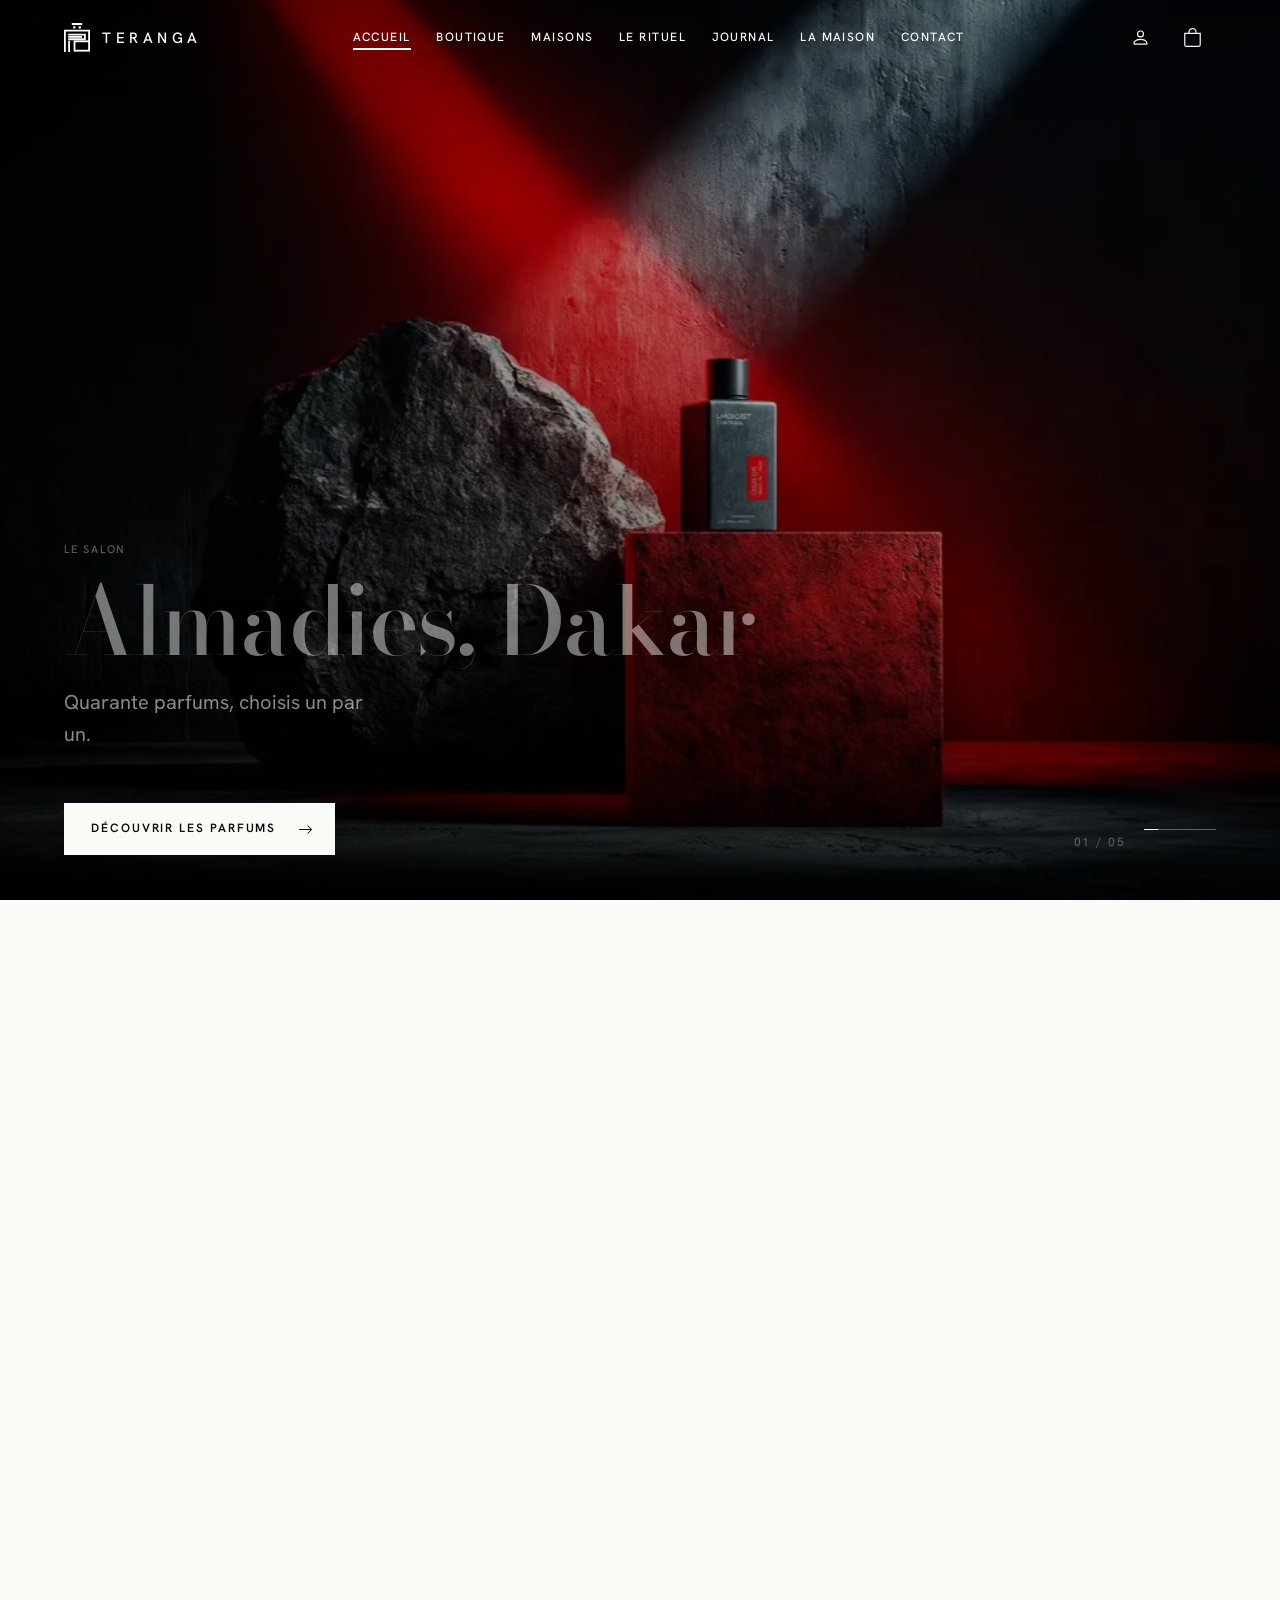
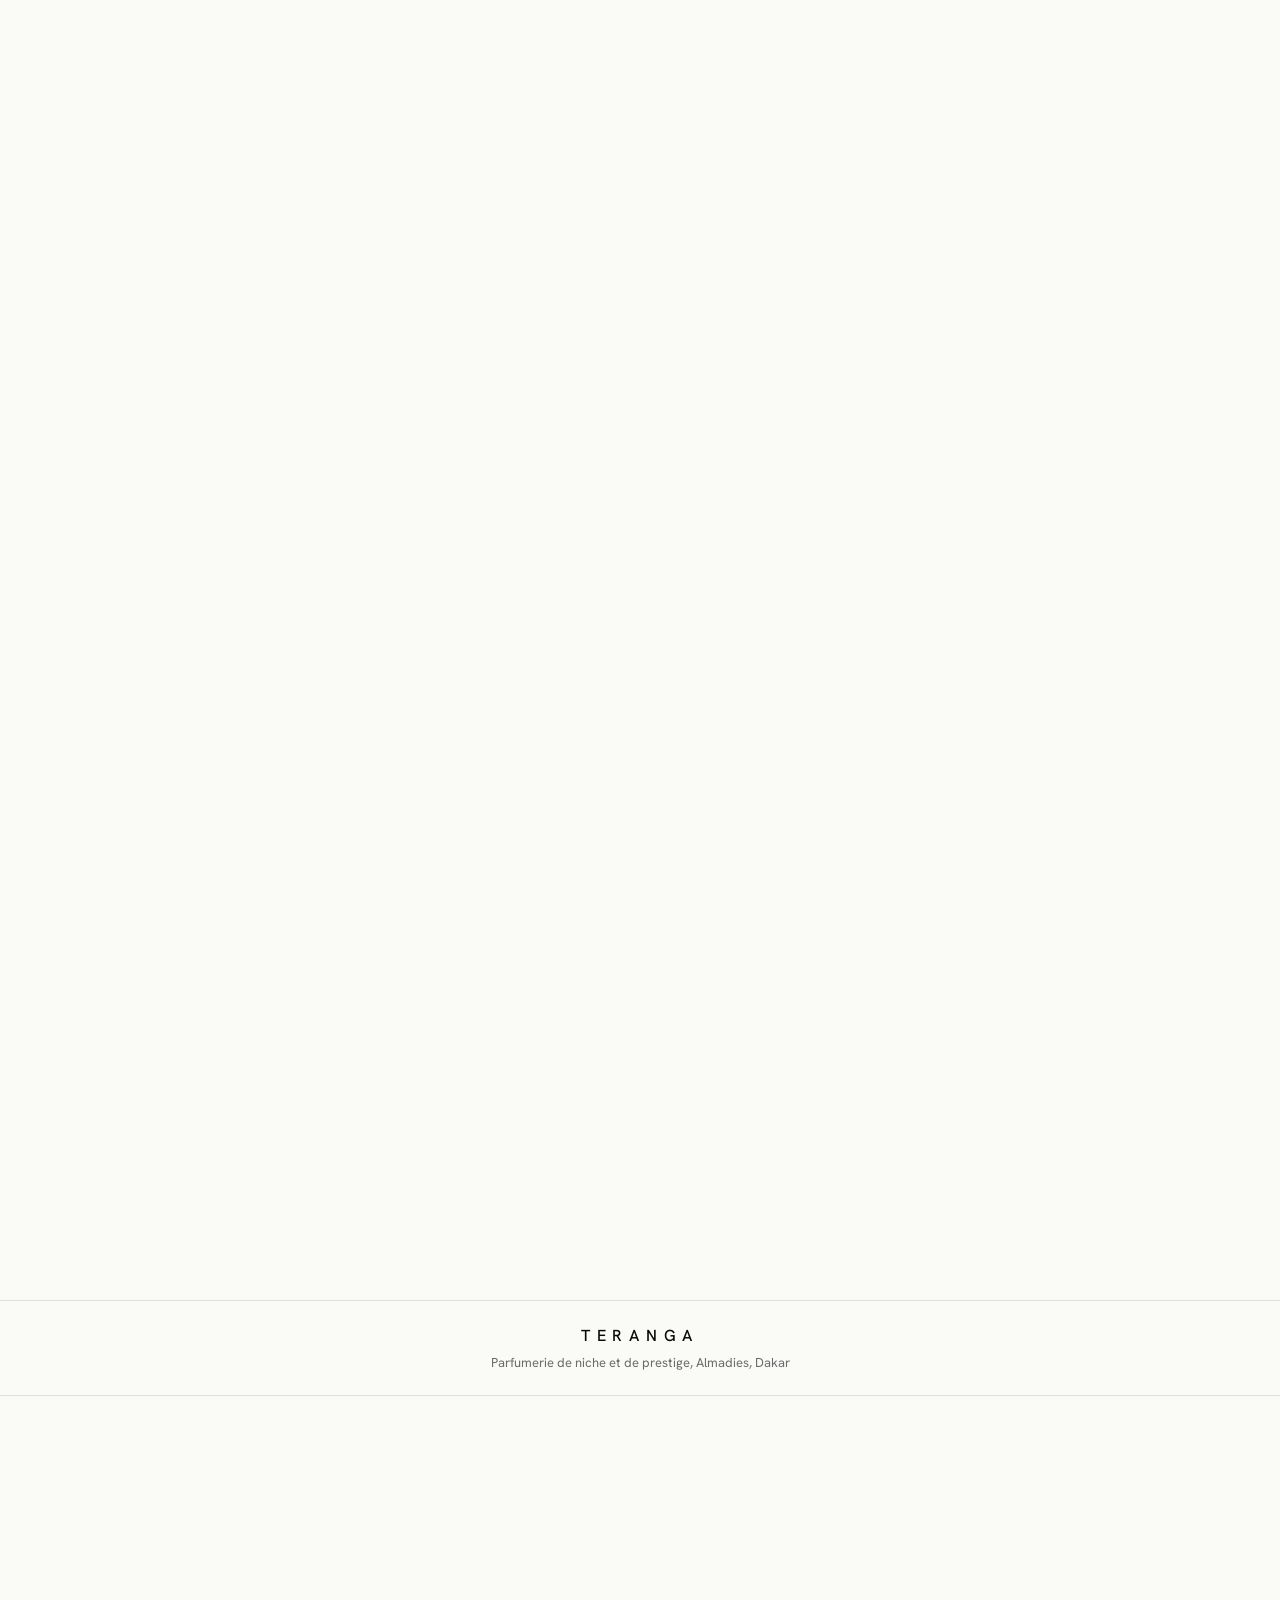
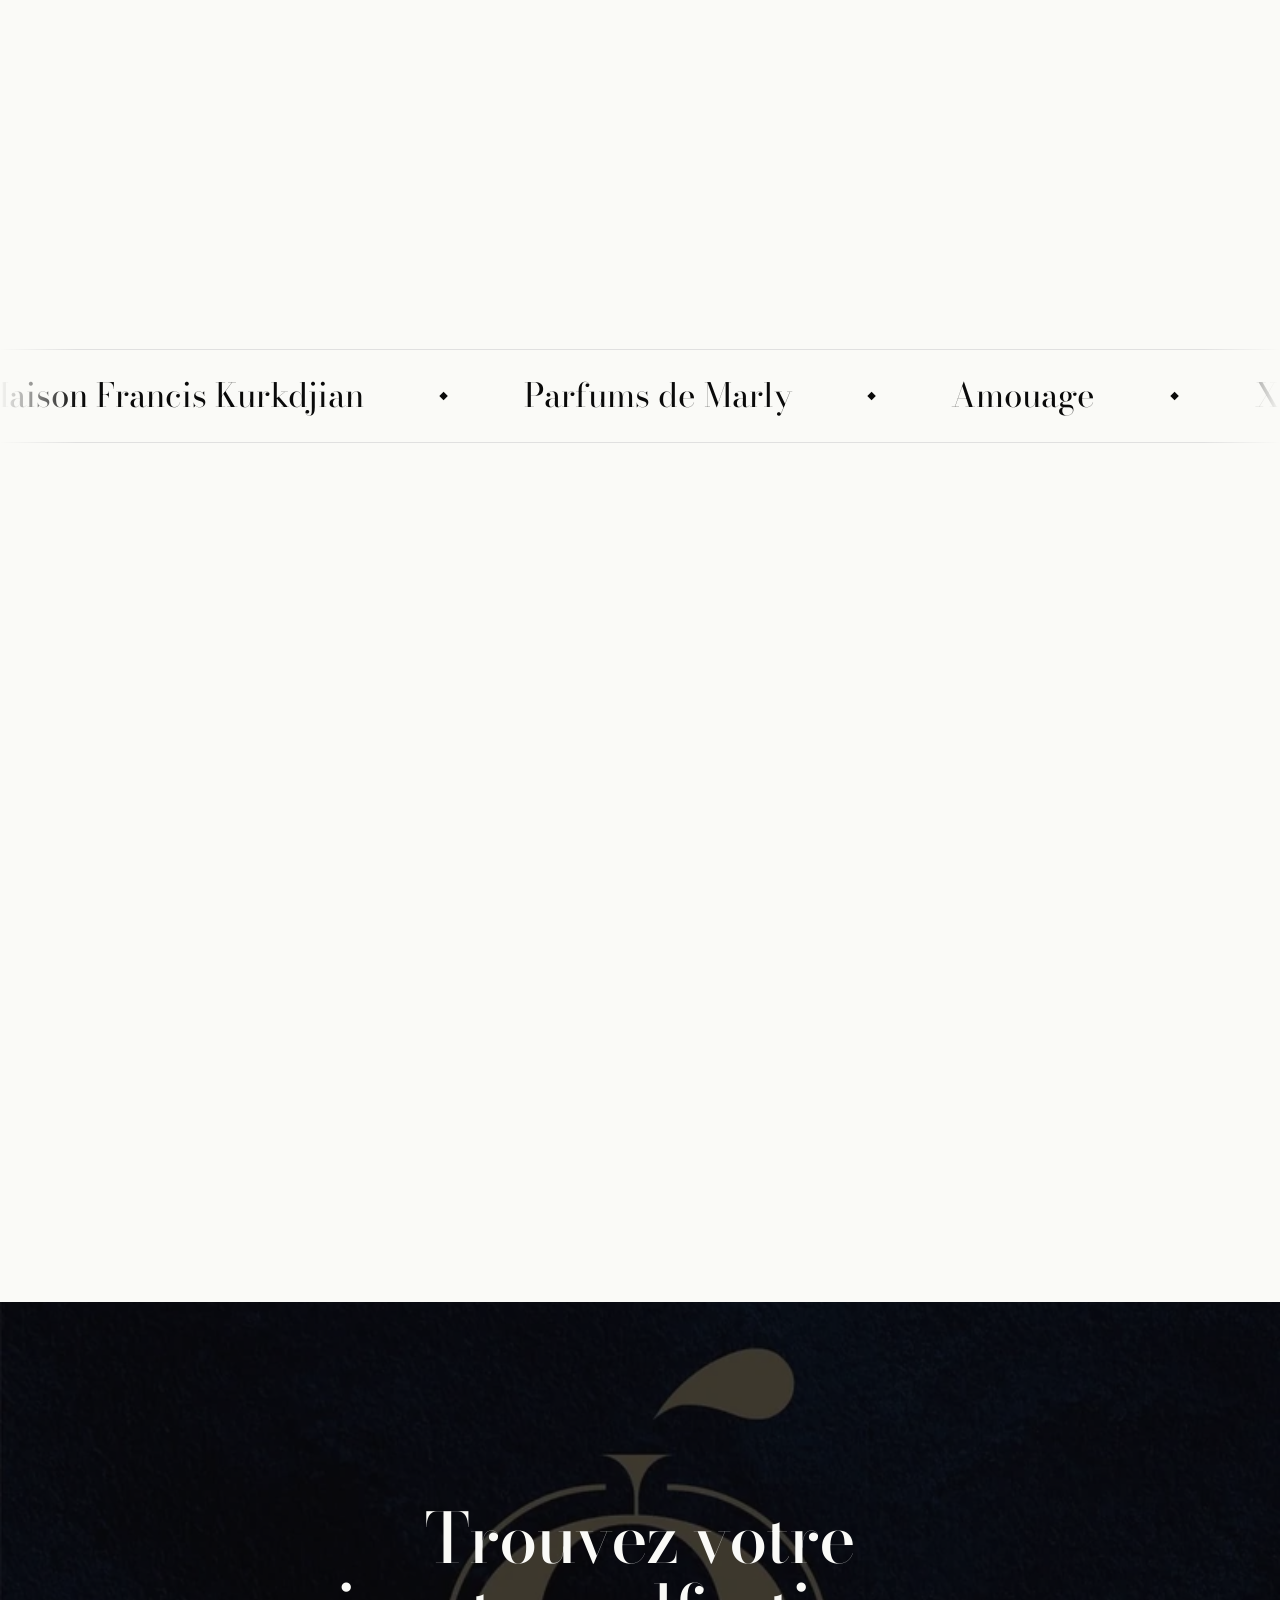
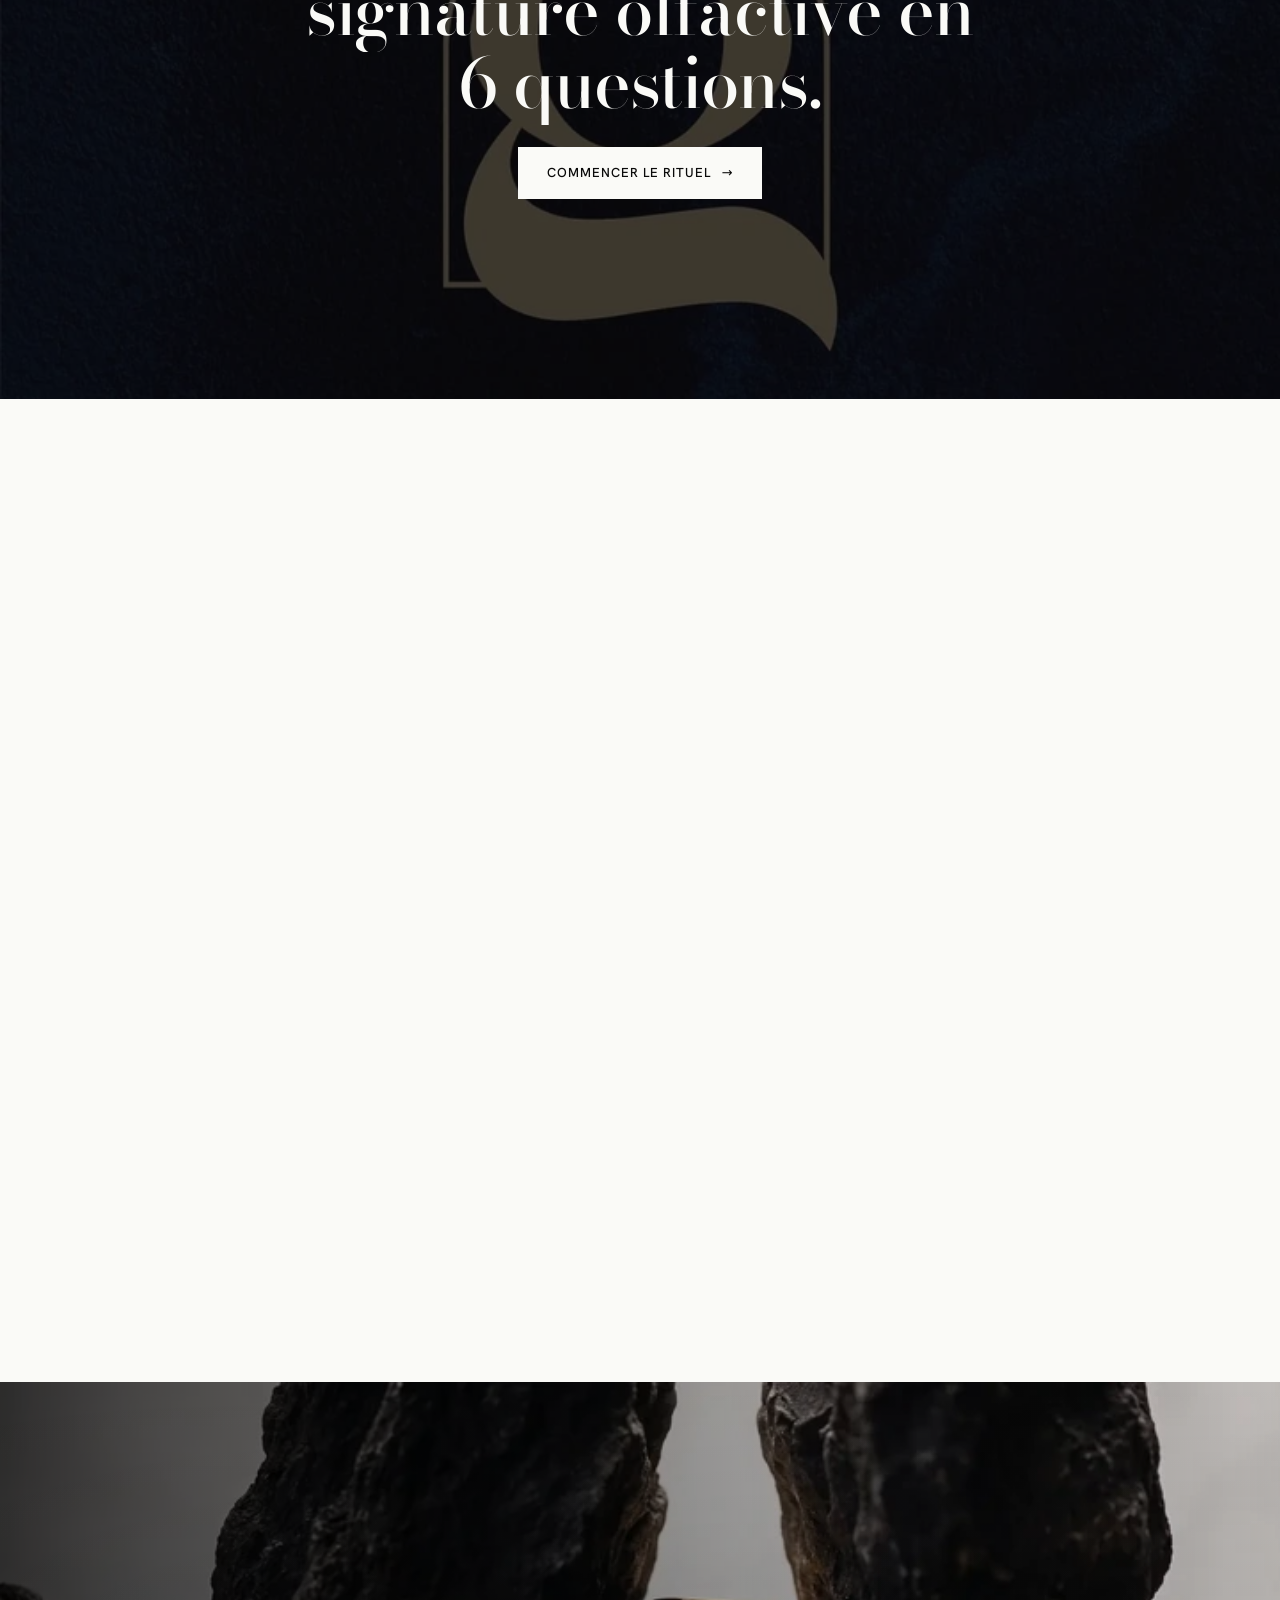
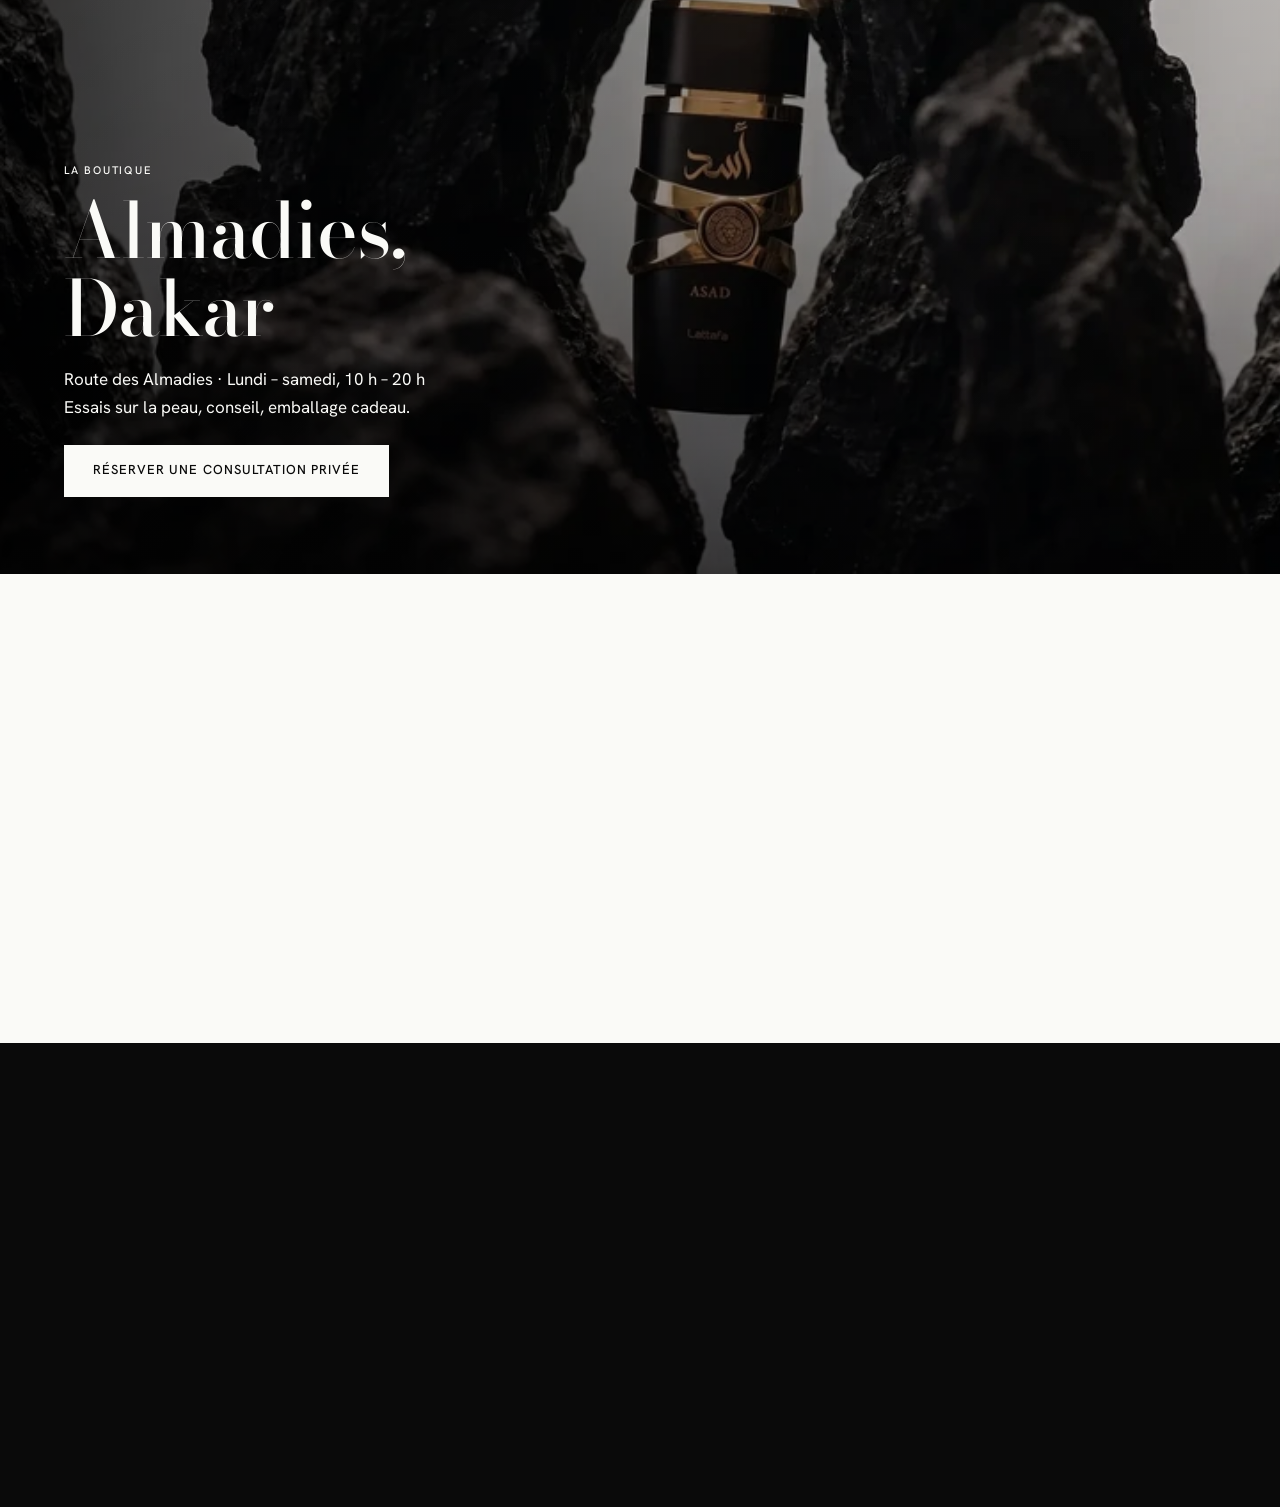
<file: index.html>
<!DOCTYPE html>
<html lang="fr">
<head>
<meta charset="UTF-8">
<meta name="viewport" content="width=device-width, initial-scale=1, viewport-fit=cover">
<title>Teranga — Parfumerie de niche et de prestige à Dakar</title>
<meta name="description" content="Parfumerie de niche et de prestige à Dakar : Maison Francis Kurkdjian, Tom Ford, Creed, Parfums de Marly, Byredo, Lattafa… Prix en FCFA, livraison au Sénégal et dans la CEDEAO.">
<meta name="theme-color" content="#0A0A0A">
<link rel="icon" href="assets/favicon.svg" type="image/svg+xml">
<noscript></noscript>
<link rel="preload" as="image" href="img/HERO-IMG/hero-01-nuit-rouge.webp" imagesrcset="img/HERO-IMG/hero-01-nuit-rouge-800.webp 800w, img/HERO-IMG/hero-01-nuit-rouge-1280.webp 1280w, img/HERO-IMG/hero-01-nuit-rouge.webp 1920w" imagesizes="(max-aspect-ratio: 1/1) 180svh, 100vw" fetchpriority="high">
<link rel="preload" href="assets/fonts/hanken-grotesk-latin-wght-normal.woff2" as="font" type="font/woff2" crossorigin>
<link rel="preload" href="assets/fonts/bodoni-moda-latin-opsz-normal.woff2" as="font" type="font/woff2" crossorigin>
<link rel="stylesheet" href="assets/css/app.css?v=20260926a">
<link rel="stylesheet" href="assets/css/home.css?v=20260926a">
<script defer src="assets/vendor/gsap.min.js?v=20260926a"></script>
<script defer src="assets/vendor/ScrollTrigger.min.js?v=20260926a"></script>
<script defer src="assets/vendor/lenis.min.js?v=20260926a"></script>
<script defer src="assets/js/config.js?v=20260926a"></script>
<script defer src="assets/js/data.js?v=20260926a"></script>
<script defer src="assets/js/core.js?v=20260926a"></script>
<script defer src="assets/js/api.js?v=20260926a"></script>
<script defer src="assets/js/shell.js?v=20260926a"></script>
<script defer src="assets/js/product.js?v=20260926a"></script>
<script defer src="assets/js/cart.js?v=20260926a"></script>
<script defer src="assets/js/motion.js?v=20260926a"></script>
<script defer src="assets/js/home.js?v=20260926a"></script>
<script type="speculationrules">{"prefetch":[{"where":{"and":[{"href_matches":"/*"},{"not":{"selector_matches":"[target=_blank], [rel~=nofollow]"}}]},"eagerness":"moderate"}]}</script>
</head>
<body data-page="home">
<a class="skip" href="#main">Aller au contenu</a>
<!-- Logo en ligne : il se dessine dès le premier affichage, avant les scripts -->
<div class="loader" id="loader" aria-hidden="true"><svg viewBox="0 0 100 110" aria-hidden="true" focusable="false"><g fill="currentColor" stroke="currentColor" stroke-width="7" stroke-linecap="square"><rect class="lg-fill" stroke="none" x="30" y="0" width="40" height="8"/><rect class="lg-fill" stroke="none" x="35" y="13" width="9" height="8"/><rect class="lg-fill" stroke="none" x="56" y="13" width="9" height="8"/><path class="lg-stroke" fill="none" d="M3.5 110 V29.5 H96.5 V70.5"/><path class="lg-stroke" fill="none" d="M19.5 44.5 H80.5 V62.5 H19.5"/><path class="lg-stroke" fill="none" d="M19.5 53.5 H66"/><path class="lg-stroke" fill="none" d="M19.5 72 V110"/><rect class="lg-stroke" fill="none" x="40.5" y="70.5" width="56" height="36"/></g></svg></div>

<main id="main">
  <h1 class="visually-hidden">Teranga, parfumerie de niche et de prestige à Dakar</h1>

  <!-- 4.1 Hero : séquence d'images pilotée au scroll -->
  <section class="hs" data-hero data-chamber="Entrée" aria-label="Cinq images de la boutique">
    <div class="hs__slide">
      <img src="img/HERO-IMG/hero-01-nuit-rouge.webp" srcset="img/HERO-IMG/hero-01-nuit-rouge-800.webp 800w, img/HERO-IMG/hero-01-nuit-rouge-1280.webp 1280w, img/HERO-IMG/hero-01-nuit-rouge.webp 1920w" sizes="(max-aspect-ratio: 1/1) 180svh, 100vw" alt="Flacon sombre posé sur un socle rouge, contre une roche noire, dans une lame de lumière rouge" width="1920" height="1072" fetchpriority="high" decoding="async">
      <div class="hs__cap"><span class="eyebrow">Le salon</span>
        <h2 class="hs__name" data-words><a href="boutique.html">Almadies, Dakar</a></h2>
        <p class="hs__line" data-words>Quarante parfums, choisis un par un.</p></div>
    </div>
    <div class="hs__slide">
      <img data-src="img/HERO-IMG/hero-02-marly-althair.webp" data-srcset="img/HERO-IMG/hero-02-marly-althair-800.webp 800w, img/HERO-IMG/hero-02-marly-althair-1280.webp 1280w, img/HERO-IMG/hero-02-marly-althair.webp 1920w" sizes="(max-aspect-ratio: 1/1) 180svh, 100vw" alt="Flacon Parfums de Marly posé sur un plateau de cannelle, cardamome et vanille, face au couchant" width="1920" height="1072" fetchpriority="low" decoding="async">
      <div class="hs__cap"><span class="eyebrow">Parfums de Marly</span>
        <h2 class="hs__name" data-words><a href="boutique.html?maison=Parfums%20de%20Marly">Althaïr</a></h2>
        <p class="hs__line" data-words>La cannelle et la vanille, au couchant.</p></div>
    </div>
    <div class="hs__slide">
      <img data-src="img/HERO-IMG/hero-03-versace-eros.webp" data-srcset="img/HERO-IMG/hero-03-versace-eros-800.webp 800w, img/HERO-IMG/hero-03-versace-eros-1280.webp 1280w, img/HERO-IMG/hero-03-versace-eros.webp 1920w" sizes="(max-aspect-ratio: 1/1) 180svh, 100vw" alt="Flacon Versace Eros turquoise entouré de menthe, pomme verte, citron vert et gousses de vanille" width="1920" height="1072" fetchpriority="low" decoding="async">
      <div class="hs__cap"><span class="eyebrow">Versace</span>
        <h2 class="hs__name" data-words><a href="boutique.html?maison=Versace">Eros</a></h2>
        <p class="hs__line" data-words>La menthe, la pomme verte, la vanille.</p></div>
    </div>
    <div class="hs__slide" data-subject="center">
      <img data-src="img/HERO-IMG/hero-05-armaf-club-de-nuit.webp" data-srcset="img/HERO-IMG/hero-05-armaf-club-de-nuit-800.webp 800w, img/HERO-IMG/hero-05-armaf-club-de-nuit-1280.webp 1280w, img/HERO-IMG/hero-05-armaf-club-de-nuit.webp 1920w" sizes="(max-aspect-ratio: 1/1) 180svh, 100vw" alt="Flacon Club de Nuit Urban Man Elixir d'Armaf posé sur une pierre, entre deux blocs de roche, sous un ciel gris" width="1920" height="1072" fetchpriority="low" decoding="async">
      <div class="hs__cap"><span class="eyebrow">Armaf</span>
        <h2 class="hs__name" data-words><a href="parfum.html?id=armaf-cdn-urban-man-elixir">Club de Nuit</a></h2>
        <p class="hs__line" data-words>La bergamote, le poivre noir, l'ambroxan.</p></div>
    </div>
    <div class="hs__slide" data-subject="center">
      <img data-src="img/HERO-IMG/hero-04-armani-stronger.webp" data-srcset="img/HERO-IMG/hero-04-armani-stronger-800.webp 800w, img/HERO-IMG/hero-04-armani-stronger-1280.webp 1280w, img/HERO-IMG/hero-04-armani-stronger.webp 1920w" sizes="(max-aspect-ratio: 1/1) 180svh, 100vw" alt="Flacon Emporio Armani Stronger With You posé sur des éclats de caramel aux noix de pécan" width="1920" height="1072" fetchpriority="low" decoding="async">
      <div class="hs__cap"><span class="eyebrow">Emporio Armani</span>
        <h2 class="hs__name" data-words><a href="boutique.html?maison=Emporio%20Armani">Stronger With You</a></h2>
        <p class="hs__line" data-words>Le caramel, la pécan, la châtaigne.</p></div>
    </div>
    <a class="hs__cta" href="boutique.html"><span class="hs__cta-label">Découvrir les parfums</span><span class="hs__cta-arrow" aria-hidden="true"><i class="bi bi-arrow-right"></i></span></a>
    <div class="hs__ui" aria-hidden="true"><span data-count>01 / 05</span><span class="hs__bar"><i></i></span></div>
    <div class="hs__cue" aria-hidden="true">Défiler<span class="l"></span></div>
  </section>

  <!-- 4.2 Bandeau de marque -->
  <div class="brandbar"><strong>Teranga</strong><span>Parfumerie de niche et de prestige, Almadies, Dakar</span></div>

  <!-- 4.3 Sélection -->
  <section class="section" data-chamber="Sélection" aria-labelledby="t-selection">
    <div class="wrap">
      <div class="sec-head">
        <div><p class="eyebrow">La sélection</p><h2 class="title mt-2" id="t-selection" data-split>Huit flacons, ce mois-ci</h2></div>
        <a class="link-u" href="boutique.html">Toute la boutique <span aria-hidden="true">→</span></a>
      </div>
      <div class="bento" id="featured"></div>
    </div>
  </section>

  <!-- 4.4 Maisons -->
  <section data-chamber="Maisons" aria-label="Les maisons en boutique">
    <div class="marquee" data-marquee><div class="marquee__track" id="maisonsTrack"></div></div>
  </section>

  <!-- 4.5 Nouveautés -->
  <section class="section" data-chamber="Nouveautés" aria-labelledby="t-news">
    <div class="wrap">
      <div class="sec-head">
        <div><p class="eyebrow">Nouveautés</p><h2 class="title mt-2" id="t-news" data-split>Arrivés à Dakar</h2></div>
        <div class="rail-nav">
          <button type="button" data-rail-prev aria-label="Parfums précédents"><i class="bi bi-arrow-left" aria-hidden="true"></i></button>
          <button type="button" data-rail-next aria-label="Parfums suivants"><i class="bi bi-arrow-right" aria-hidden="true"></i></button>
        </div>
      </div>
    </div>
    <div class="rail-wrap"><div class="rail" id="rail" aria-label="Nouveautés, défilement horizontal"></div></div>
  </section>

  <!-- 4.6 Le Rituel -->
  <section class="ritual" data-chamber="Le Rituel" aria-labelledby="t-ritual">
    <div class="ritual__bg" aria-hidden="true"><img src="img/HERO-SECTION/monogramme-nuit.webp" alt="" width="1200" height="1500" loading="lazy" decoding="async"></div>
    <div class="wrap">
      <h2 class="ritual__line" id="t-ritual" data-split>Trouvez votre signature olfactive en 6 questions.</h2>
      <a class="btn btn--light" href="rituel.html">Commencer le rituel <span aria-hidden="true">→</span></a>
    </div>
  </section>

  <!-- 4.7 Journal -->
  <section class="section" data-chamber="Journal" aria-labelledby="t-journal">
    <div class="wrap">
      <div class="sec-head">
        <div><p class="eyebrow">Le journal</p><h2 class="title mt-2" id="t-journal" data-split>Lectures</h2></div>
        <a class="link-u" href="journal.html">Tout le journal <span aria-hidden="true">→</span></a>
      </div>
      <div class="journal-grid" id="journal"></div>
    </div>
  </section>

  <!-- 4.8 La boutique -->
  <section class="visit" data-chamber="Boutique" aria-labelledby="t-visit">
    <div class="visit__bg" aria-hidden="true"><img src="img/HERO-SECTION/lattafa-asad-roches.webp" alt="" width="1920" height="1072" loading="lazy" decoding="async"></div>
    <div class="visit__card">
      <p class="eyebrow">La boutique</p>
      <h2 id="t-visit">Almadies, Dakar</h2>
      <p>Route des Almadies · Lundi – samedi, 10 h – 20 h<br>Essais sur la peau, conseil, emballage cadeau.</p>
      <a class="btn btn--light mt-4" href="contact.html">Réserver une consultation privée</a>
    </div>
  </section>

  <!-- 4.9 Lettre -->
  <section class="section letter" data-chamber="La lettre" aria-labelledby="t-letter">
    <div class="wrap">
      <p class="eyebrow">La lettre</p>
      <h2 class="letter__line mt-3" id="t-letter">Recevez nos éditions confidentielles.</h2>
      <form id="letterForm" novalidate>
        <div class="field">
          <label for="letterEmail">Adresse e-mail</label>
          <input id="letterEmail" type="email" name="email" autocomplete="email" placeholder="nom@domaine.sn" required aria-describedby="letterErr">
          <span class="err" id="letterErr"></span>
        </div>
        <button class="letter__submit" type="submit" aria-label="S'inscrire à la lettre"><i class="bi bi-arrow-right" aria-hidden="true"></i></button>
      </form>
    </div>
  </section>
</main>
</body>
</html>
</file>
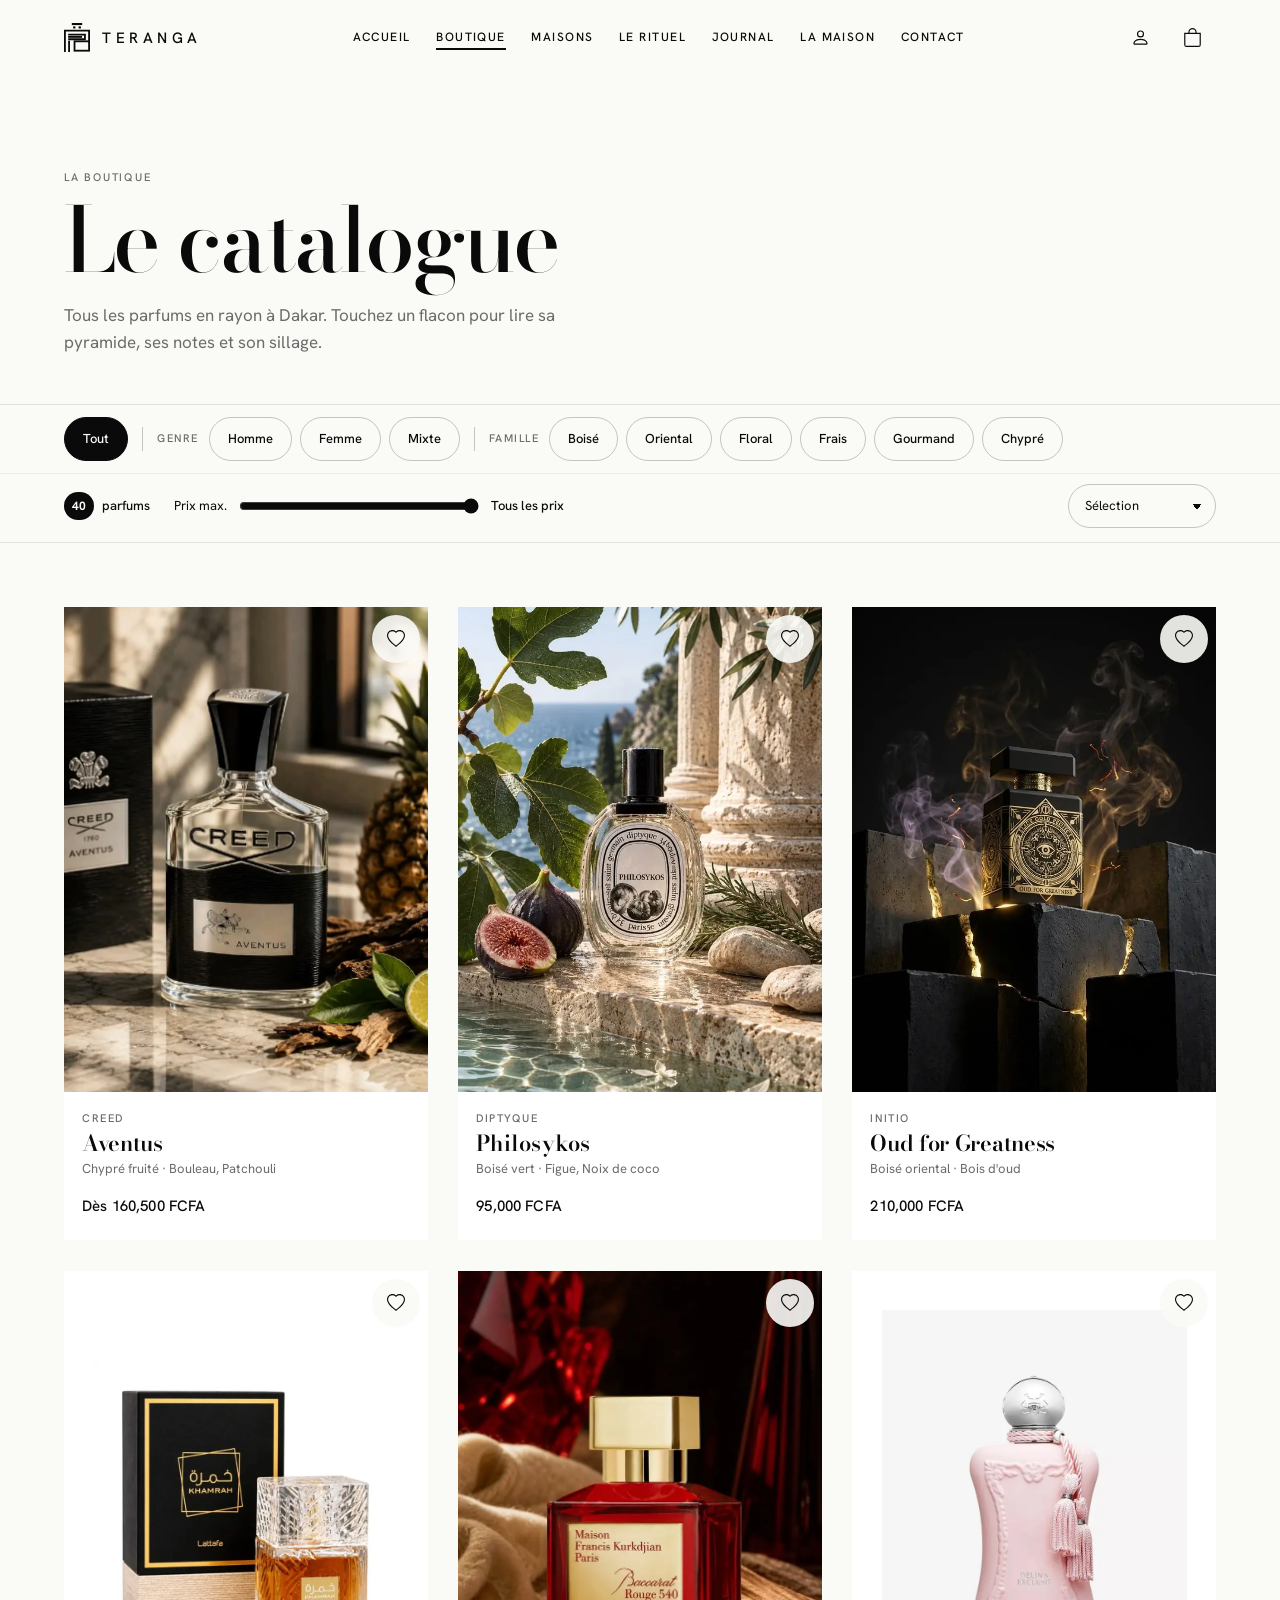
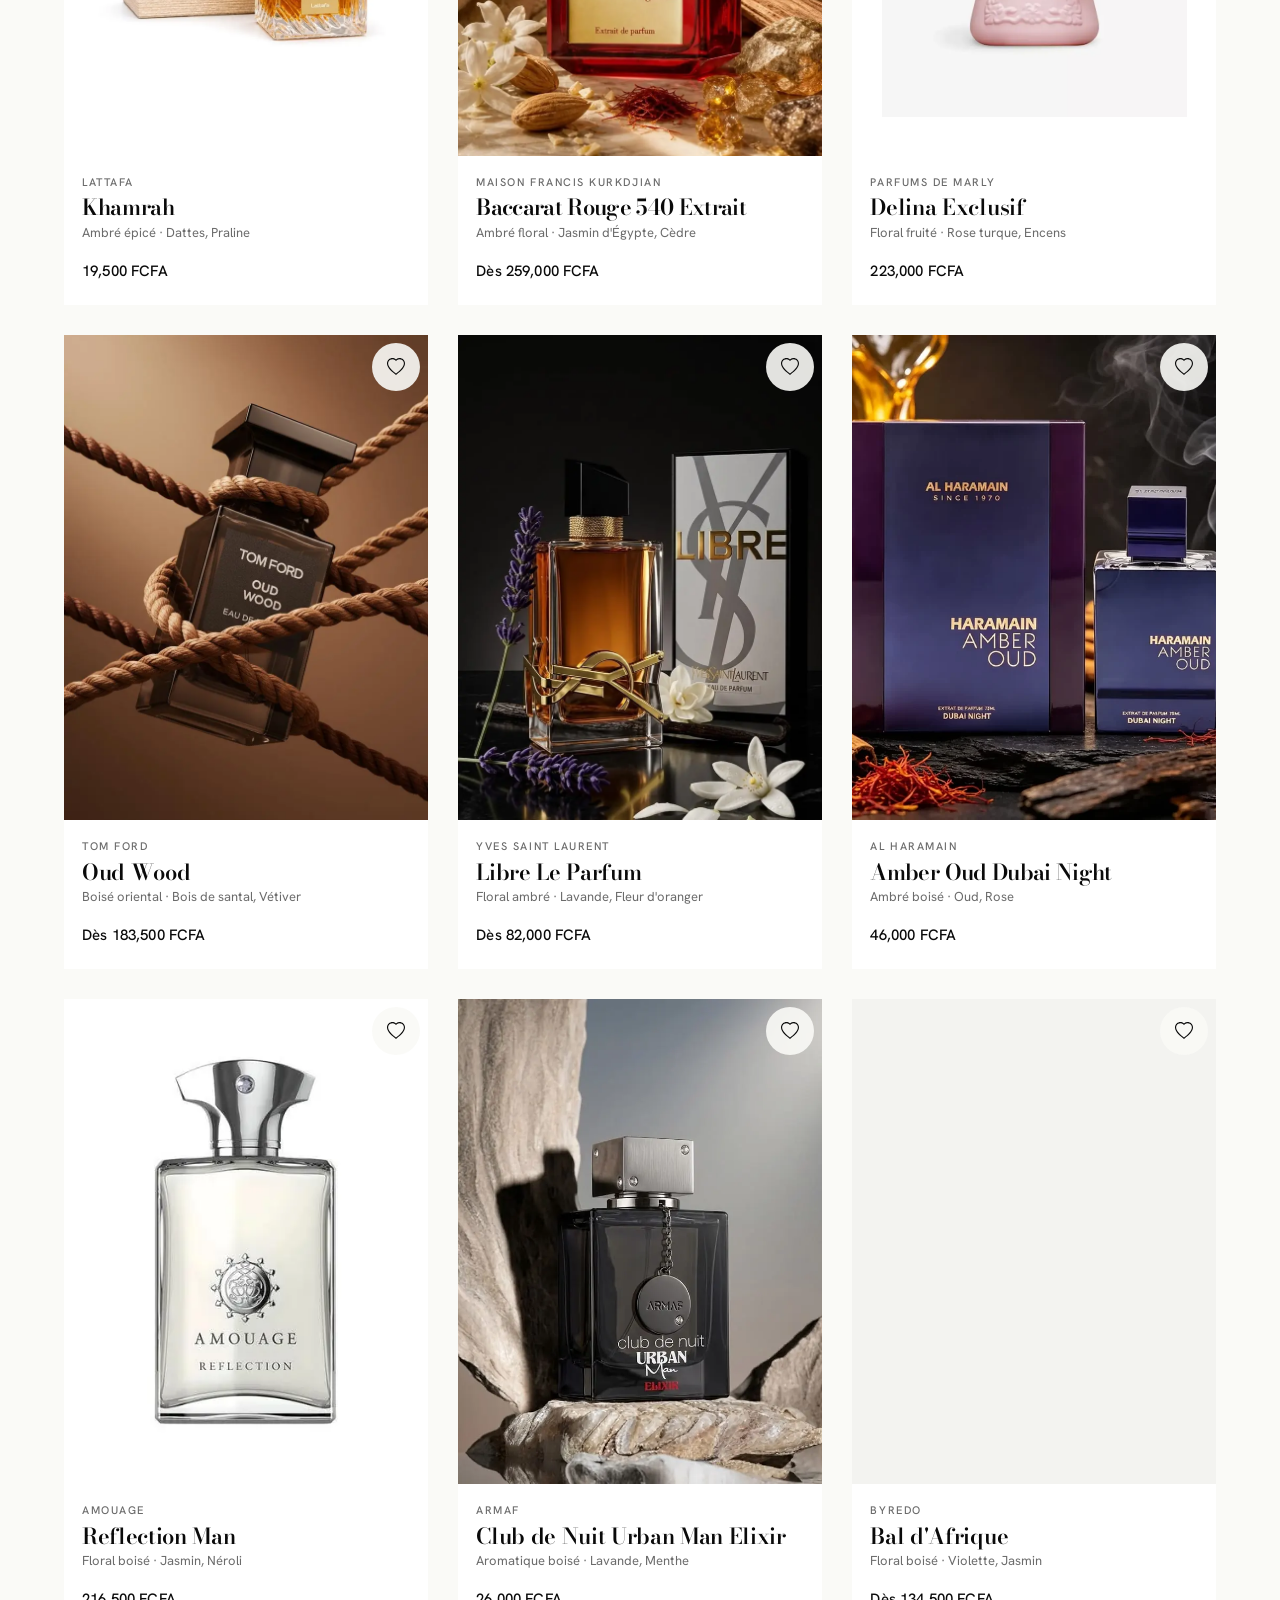
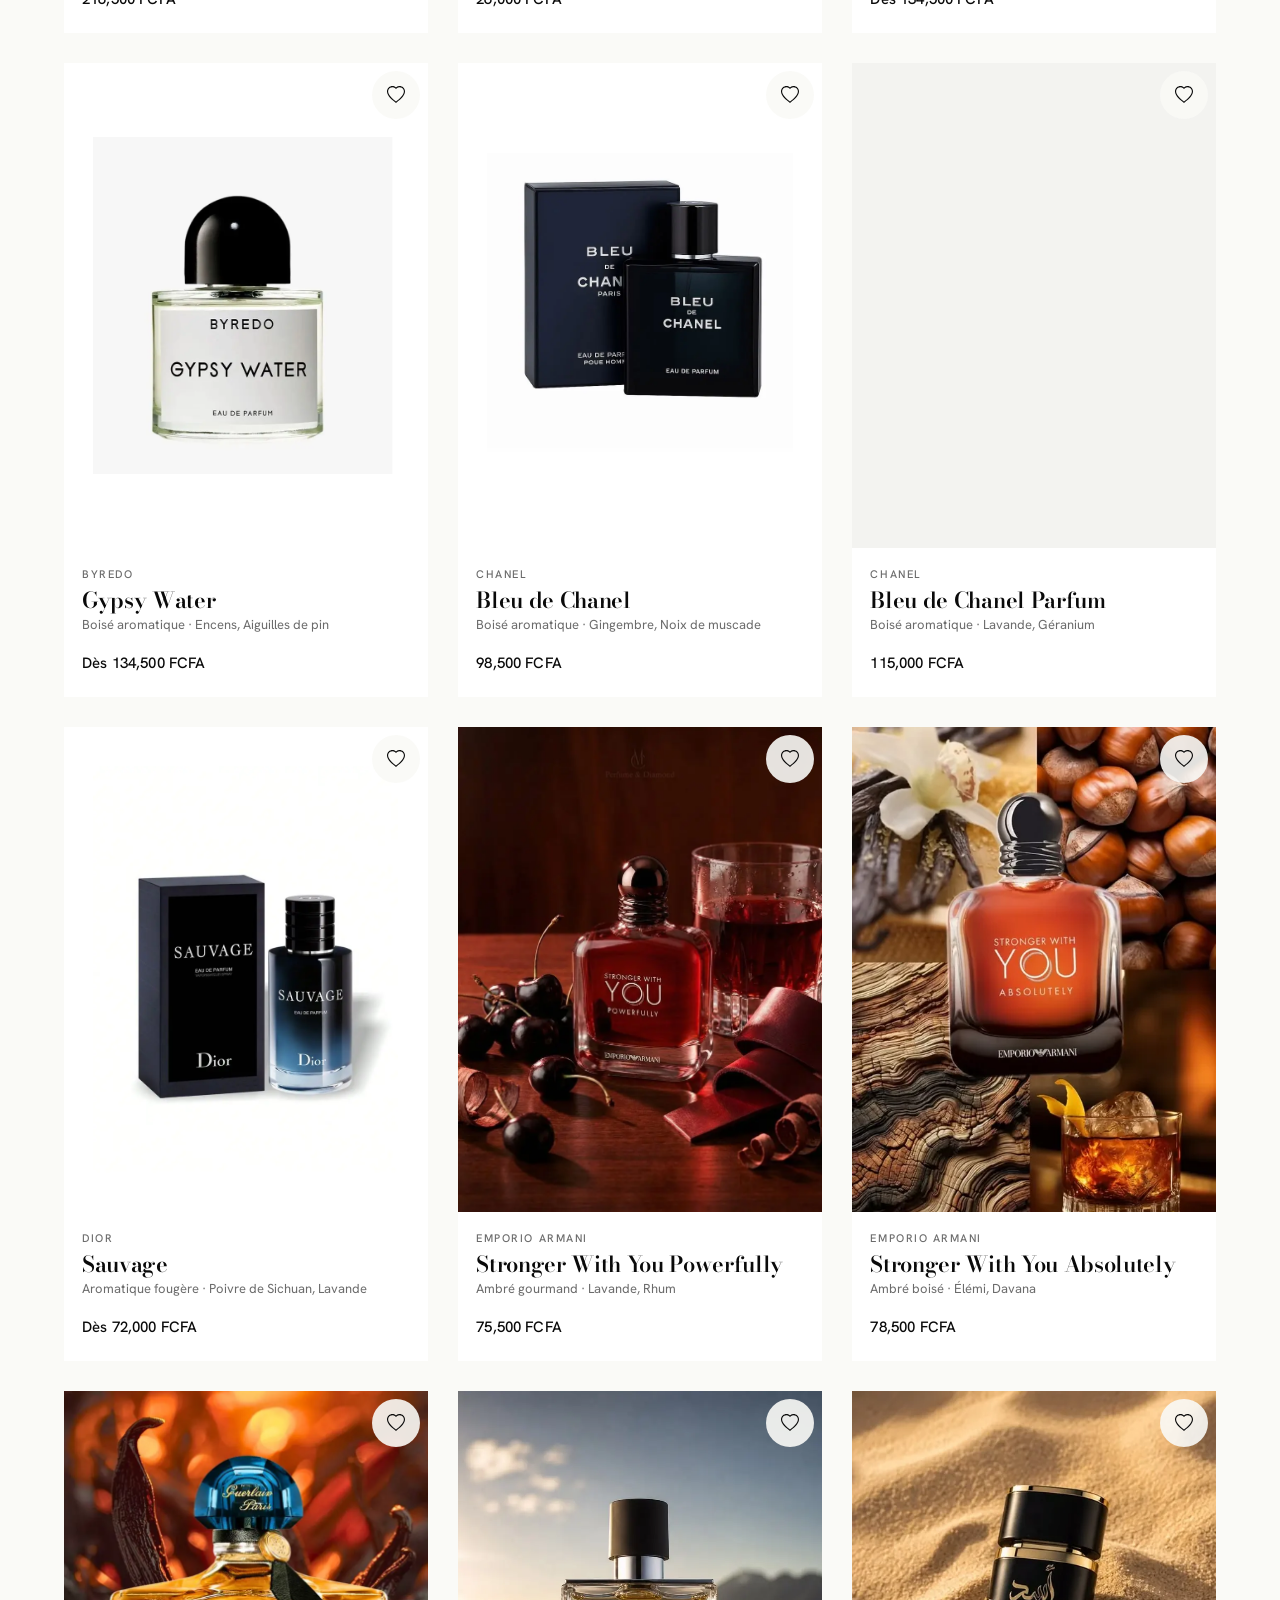
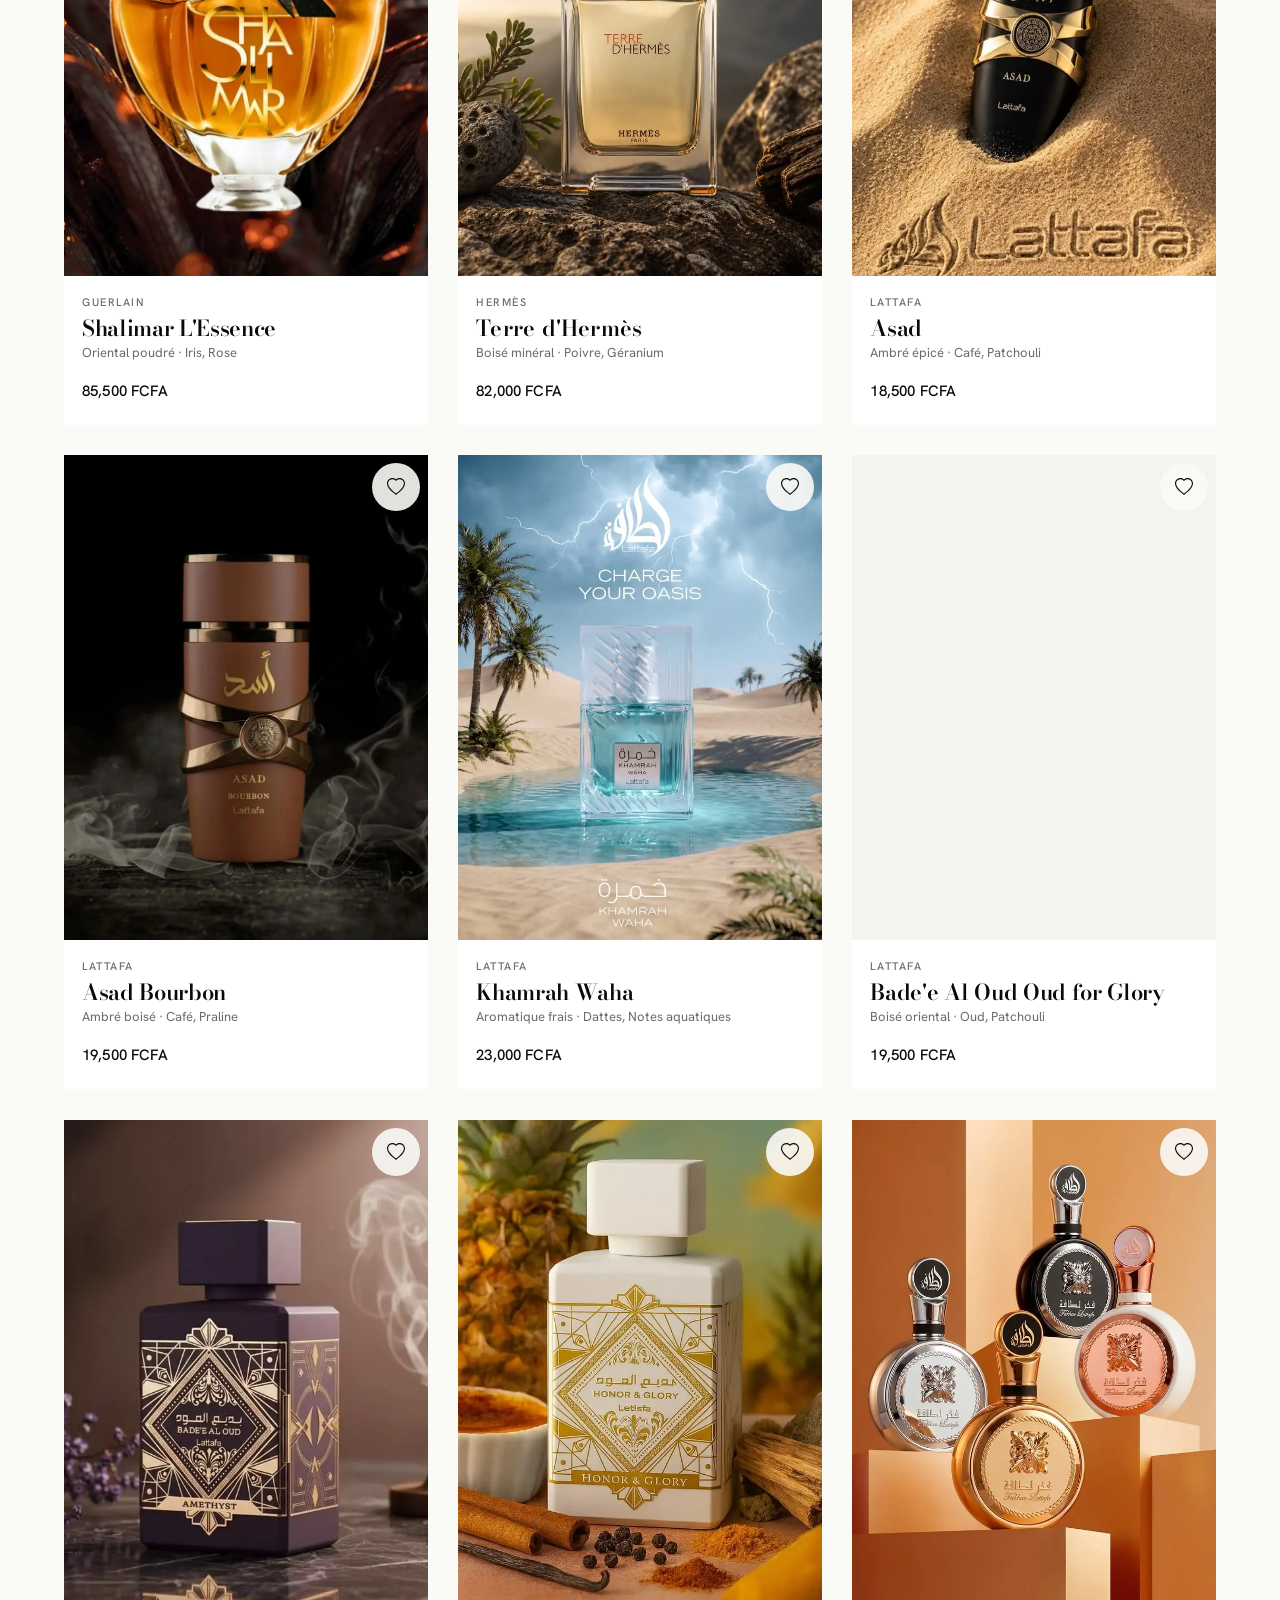
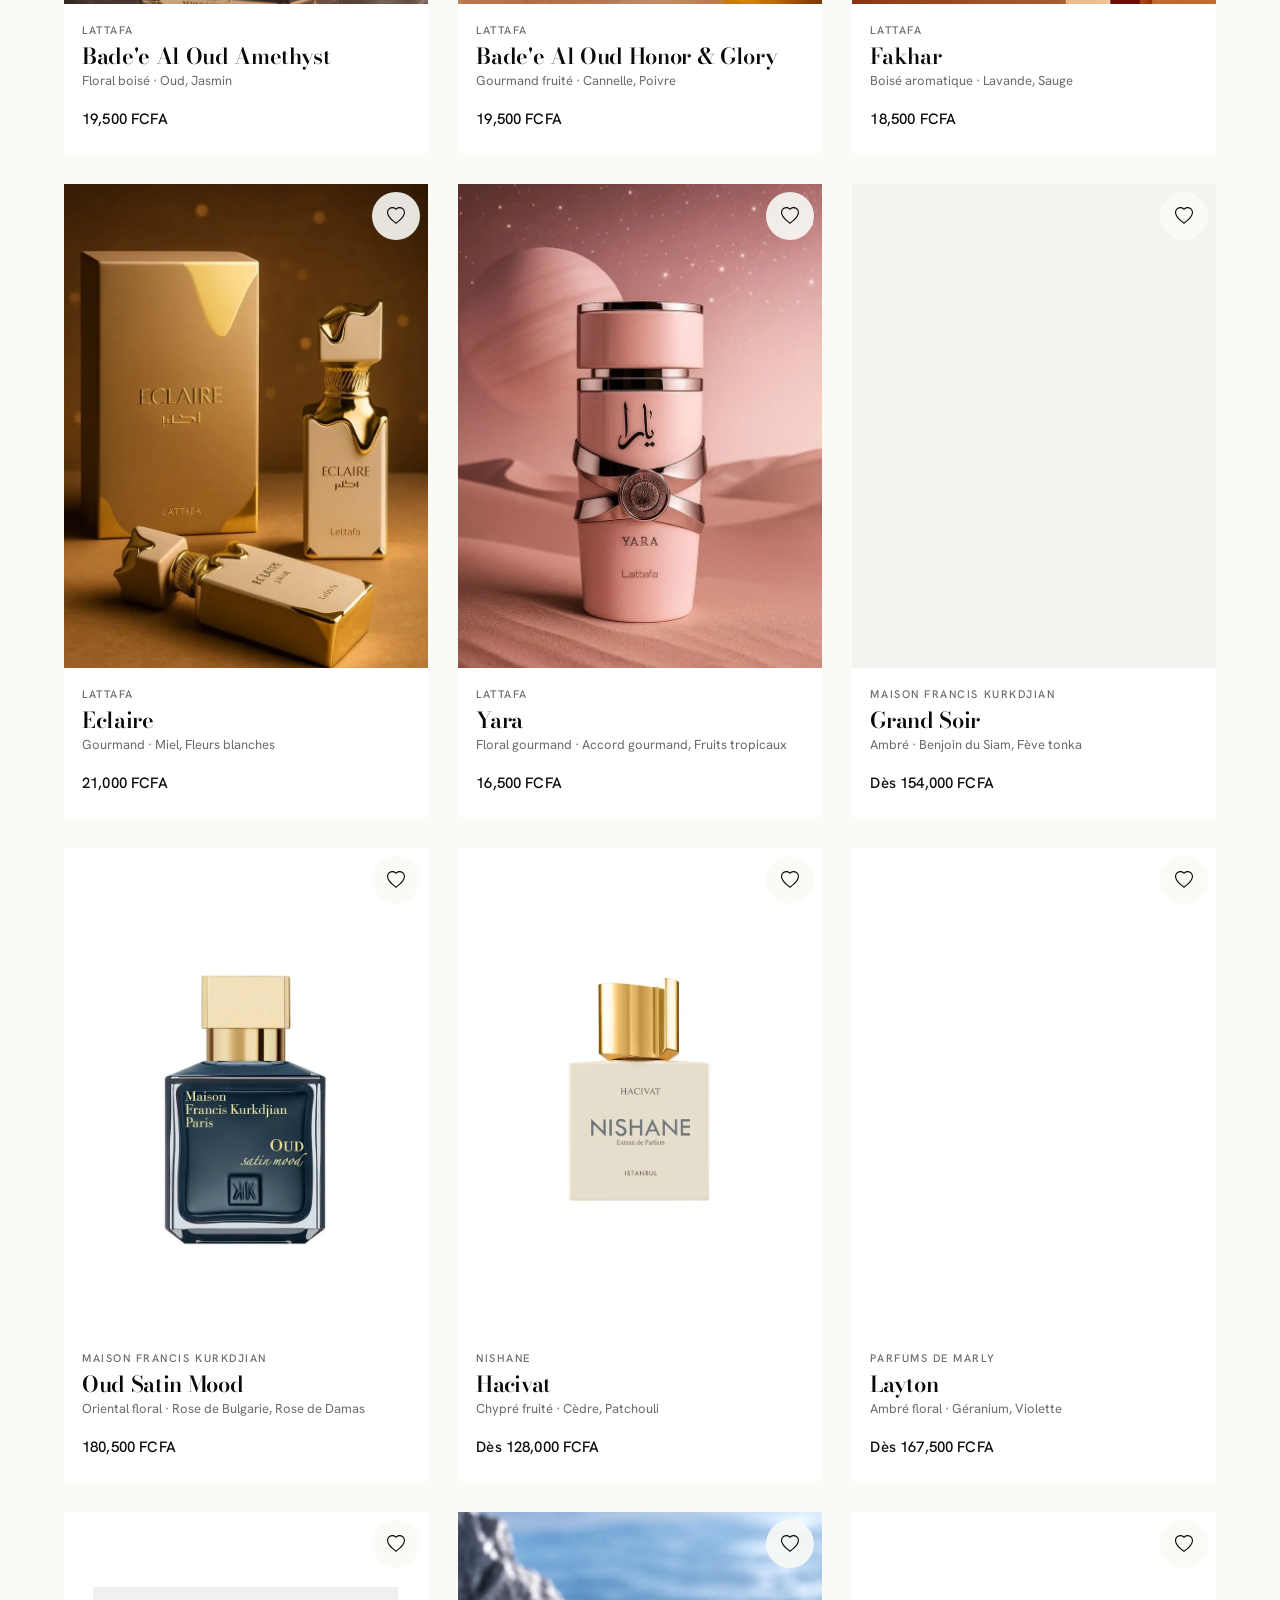
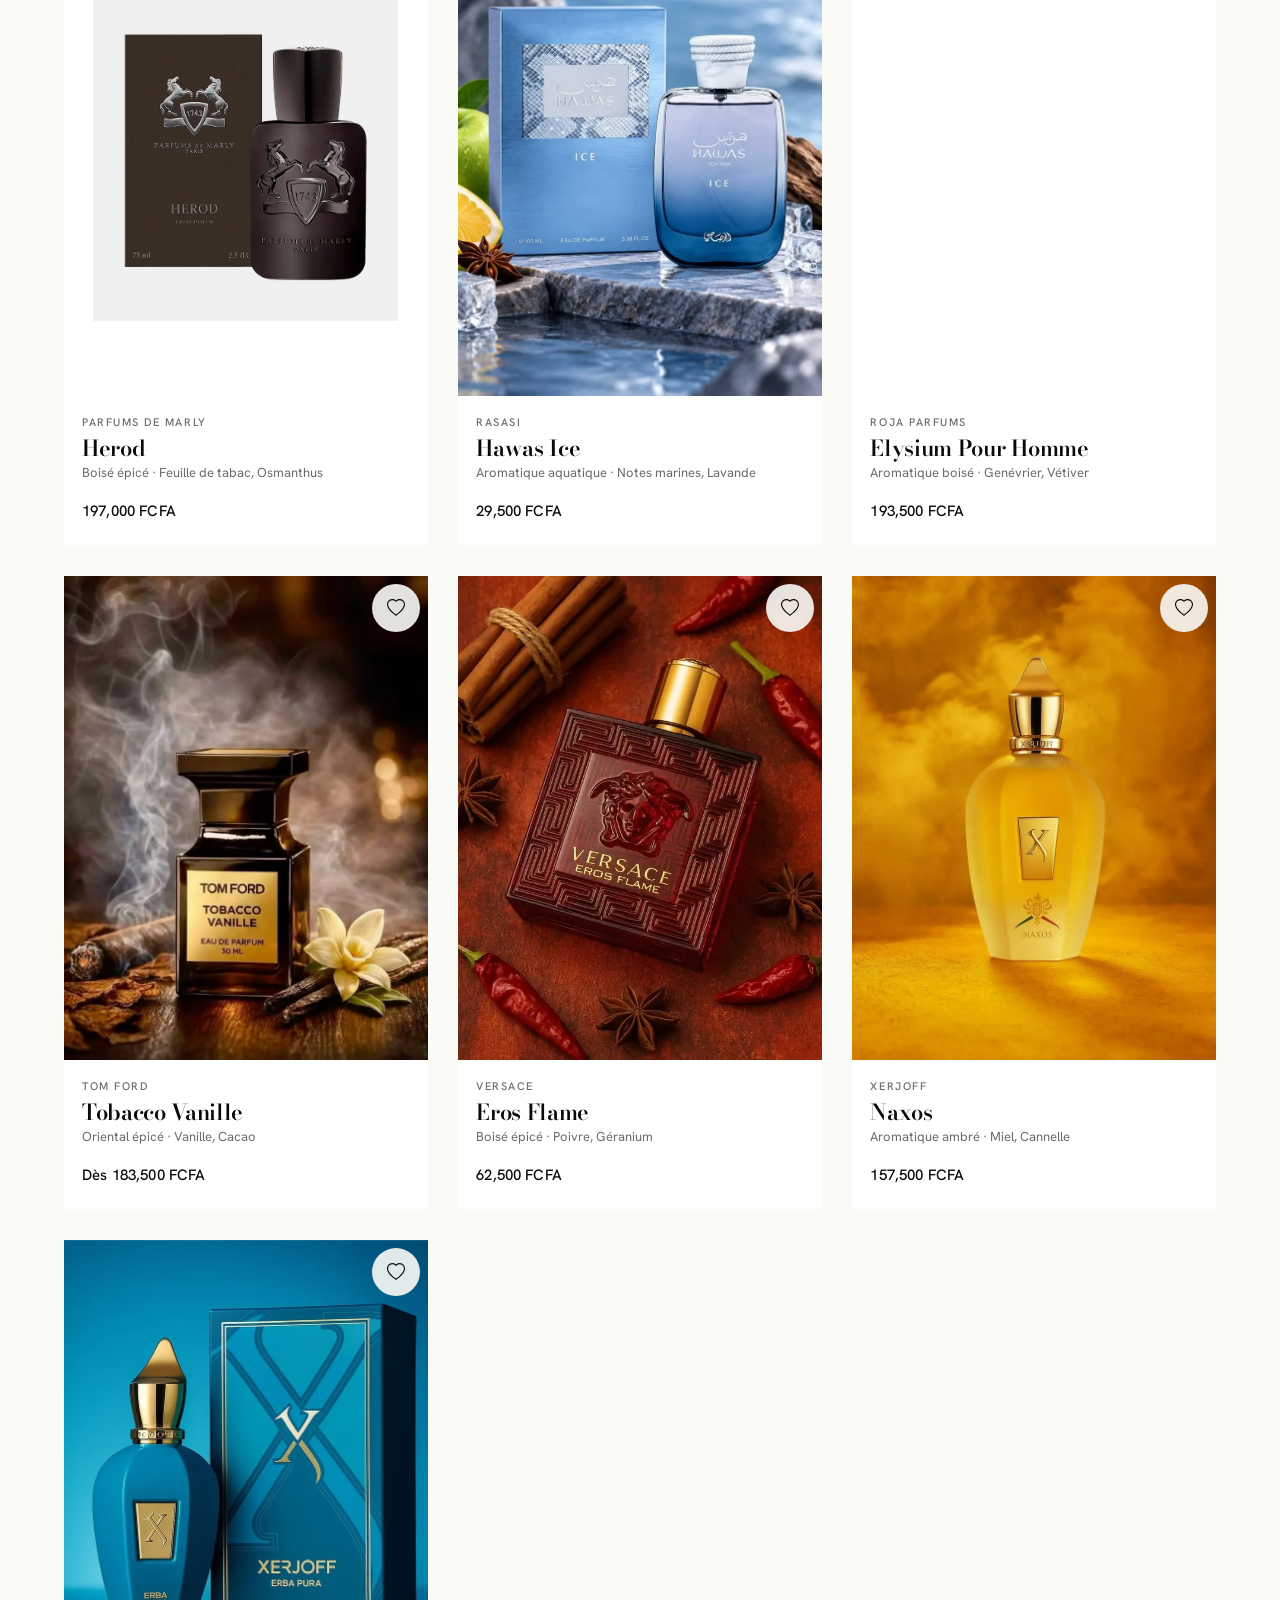
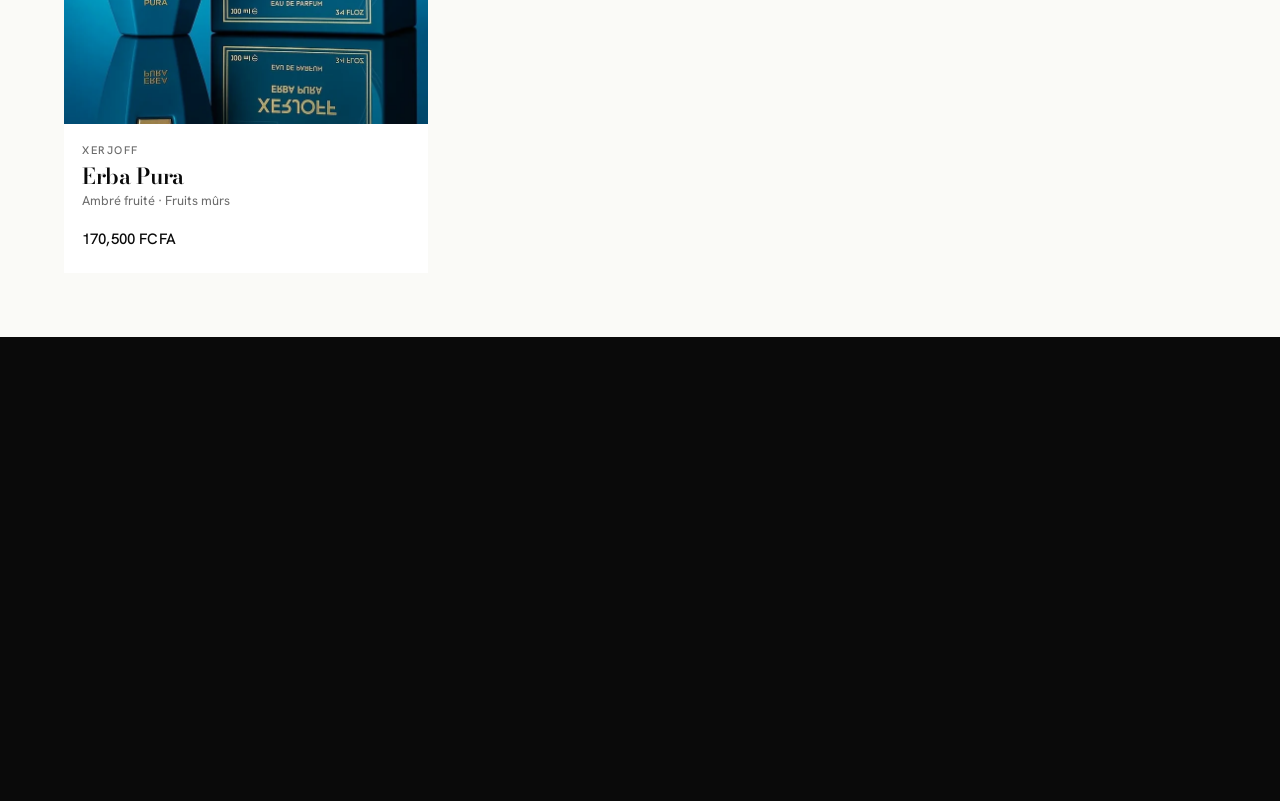
<file: boutique.html>
<!DOCTYPE html>
<html lang="fr">
<head>
<meta charset="UTF-8">
<meta name="viewport" content="width=device-width, initial-scale=1, viewport-fit=cover">
<title>Boutique — Teranga, parfumerie à Dakar</title>
<meta name="description" content="40 parfums de niche et de prestige en rayon à Dakar. Filtrez par genre, famille olfactive, maison et prix. Prix en FCFA, livraison au Sénégal et dans la CEDEAO.">
<meta name="theme-color" content="#0A0A0A">
<link rel="icon" href="assets/favicon.svg" type="image/svg+xml">
<noscript></noscript>
<link rel="preload" href="assets/fonts/hanken-grotesk-latin-wght-normal.woff2" as="font" type="font/woff2" crossorigin>
<link rel="preload" href="assets/fonts/bodoni-moda-latin-opsz-normal.woff2" as="font" type="font/woff2" crossorigin>
<link rel="stylesheet" href="assets/css/app.css?v=20260926a">
<link rel="stylesheet" href="assets/css/pages.css?v=20260926a">
<script defer src="assets/vendor/gsap.min.js?v=20260926a"></script>
<script defer src="assets/vendor/ScrollTrigger.min.js?v=20260926a"></script>
<script defer src="assets/vendor/lenis.min.js?v=20260926a"></script>
<script defer src="assets/js/config.js?v=20260926a"></script>
<script defer src="assets/js/data.js?v=20260926a"></script>
<script defer src="assets/js/core.js?v=20260926a"></script>
<script defer src="assets/js/api.js?v=20260926a"></script>
<script defer src="assets/js/shell.js?v=20260926a"></script>
<script defer src="assets/js/product.js?v=20260926a"></script>
<script defer src="assets/js/cart.js?v=20260926a"></script>
<script defer src="assets/js/motion.js?v=20260926a"></script>
<script defer src="assets/js/pages/boutique.js?v=20260926a"></script>
<script type="speculationrules">{"prefetch":[{"where":{"and":[{"href_matches":"/*"},{"not":{"selector_matches":"[target=_blank], [rel~=nofollow]"}}]},"eagerness":"moderate"}]}</script>
</head>
<body data-page="boutique">
<a class="skip" href="#catalog">Aller au catalogue</a>
<main id="main">
  <header class="page-head wrap">
    <p class="eyebrow">La boutique</p>
    <h1 class="mt-2" id="shopTitle">Le catalogue</h1>
    <p id="shopIntro">Tous les parfums en rayon à Dakar. Touchez un flacon pour lire sa pyramide, ses notes et son sillage.</p>
  </header>

  <div class="filters" role="region" aria-label="Filtres du catalogue">
    <div class="filters__row" id="pillRow"></div>
    <div class="filters__tools">
      <span class="count" aria-live="polite"><b id="count">0</b><span id="countLabel">parfums</span></span>
      <div class="range">
        <label for="price">Prix max.</label>
        <input type="range" id="price" min="0" max="100" step="500">
        <output for="price" id="priceOut"></output>
      </div>
      <span class="spacer"></span>
      <label class="sort"><span class="visually-hidden">Trier par</span>
        <select id="sort">
          <option value="selection">Sélection</option>
          <option value="nouveautes">Nouveautés</option>
          <option value="prix-asc">Prix croissant</option>
          <option value="prix-desc">Prix décroissant</option>
          <option value="nom">Nom, de A à Z</option>
        </select>
      </label>
    </div>
  </div>

  <div class="wrap"><div class="catalog" id="catalog" tabindex="-1"></div></div>
</main>
</body>
</html>
</file>
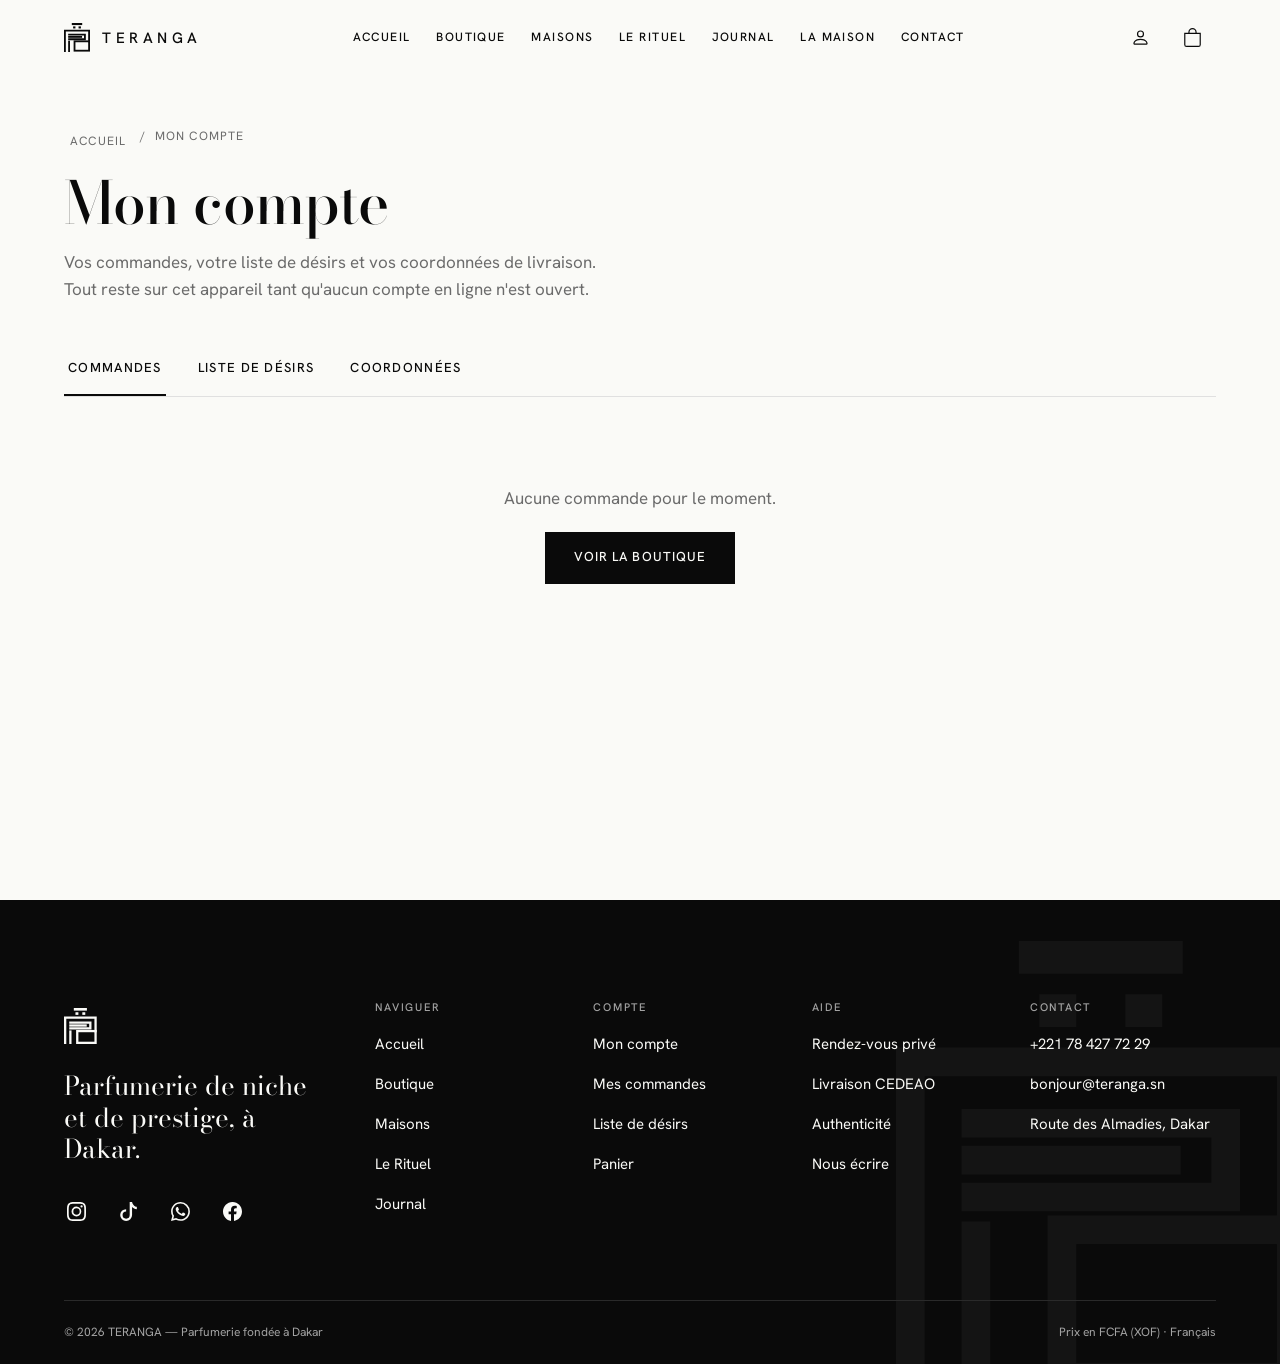
<file: compte.html>
<!DOCTYPE html>
<html lang="fr">
<head>
<meta charset="UTF-8">
<meta name="viewport" content="width=device-width, initial-scale=1, viewport-fit=cover">
<title>Mon compte — Teranga, parfumerie à Dakar</title>
<meta name="description" content="Votre espace Teranga : commandes, liste de désirs et coordonnées de livraison.">
<meta name="theme-color" content="#0A0A0A">
<link rel="icon" href="assets/favicon.svg" type="image/svg+xml">
<noscript></noscript>
<link rel="preload" href="assets/fonts/hanken-grotesk-latin-wght-normal.woff2" as="font" type="font/woff2" crossorigin>
<link rel="preload" href="assets/fonts/bodoni-moda-latin-opsz-normal.woff2" as="font" type="font/woff2" crossorigin>
<link rel="stylesheet" href="assets/css/app.css?v=20260926a">
<link rel="stylesheet" href="assets/css/pages.css?v=20260926a">
<script defer src="assets/vendor/gsap.min.js?v=20260926a"></script>
<script defer src="assets/vendor/ScrollTrigger.min.js?v=20260926a"></script>
<script defer src="assets/vendor/lenis.min.js?v=20260926a"></script>
<script defer src="assets/js/config.js?v=20260926a"></script>
<script defer src="assets/js/data.js?v=20260926a"></script>
<script defer src="assets/js/core.js?v=20260926a"></script>
<script defer src="assets/js/api.js?v=20260926a"></script>
<script defer src="assets/js/shell.js?v=20260926a"></script>
<script defer src="assets/js/product.js?v=20260926a"></script>
<script defer src="assets/js/cart.js?v=20260926a"></script>
<script defer src="assets/js/motion.js?v=20260926a"></script>
<script defer src="assets/js/pages/compte.js?v=20260926a"></script>
<script type="speculationrules">{"prefetch":[{"where":{"and":[{"href_matches":"/*"},{"not":{"selector_matches":"[target=_blank], [rel~=nofollow]"}}]},"eagerness":"moderate"}]}</script>
</head>
<body data-page="compte">
<a class="skip" href="#accountView">Aller à mon espace</a>
<main id="main" class="page-top">
  <div class="wrap">
    <nav class="crumbs" aria-label="Fil d'Ariane">
      <a href="index.html">Accueil</a><span aria-hidden="true">/</span>
      <span aria-current="page">Mon compte</span>
    </nav>
    <h1 class="title">Mon compte</h1>
    <p class="muted mt-3" style="max-width:56ch">Vos commandes, votre liste de désirs et vos coordonnées de livraison. Tout reste sur cet appareil tant qu'aucun compte en ligne n'est ouvert.</p>
    <div id="accountView" tabindex="-1" style="margin-top:var(--space-5)"></div>
    <div style="height:var(--space-7)"></div>
  </div>
</main>
</body>
</html>
</file>
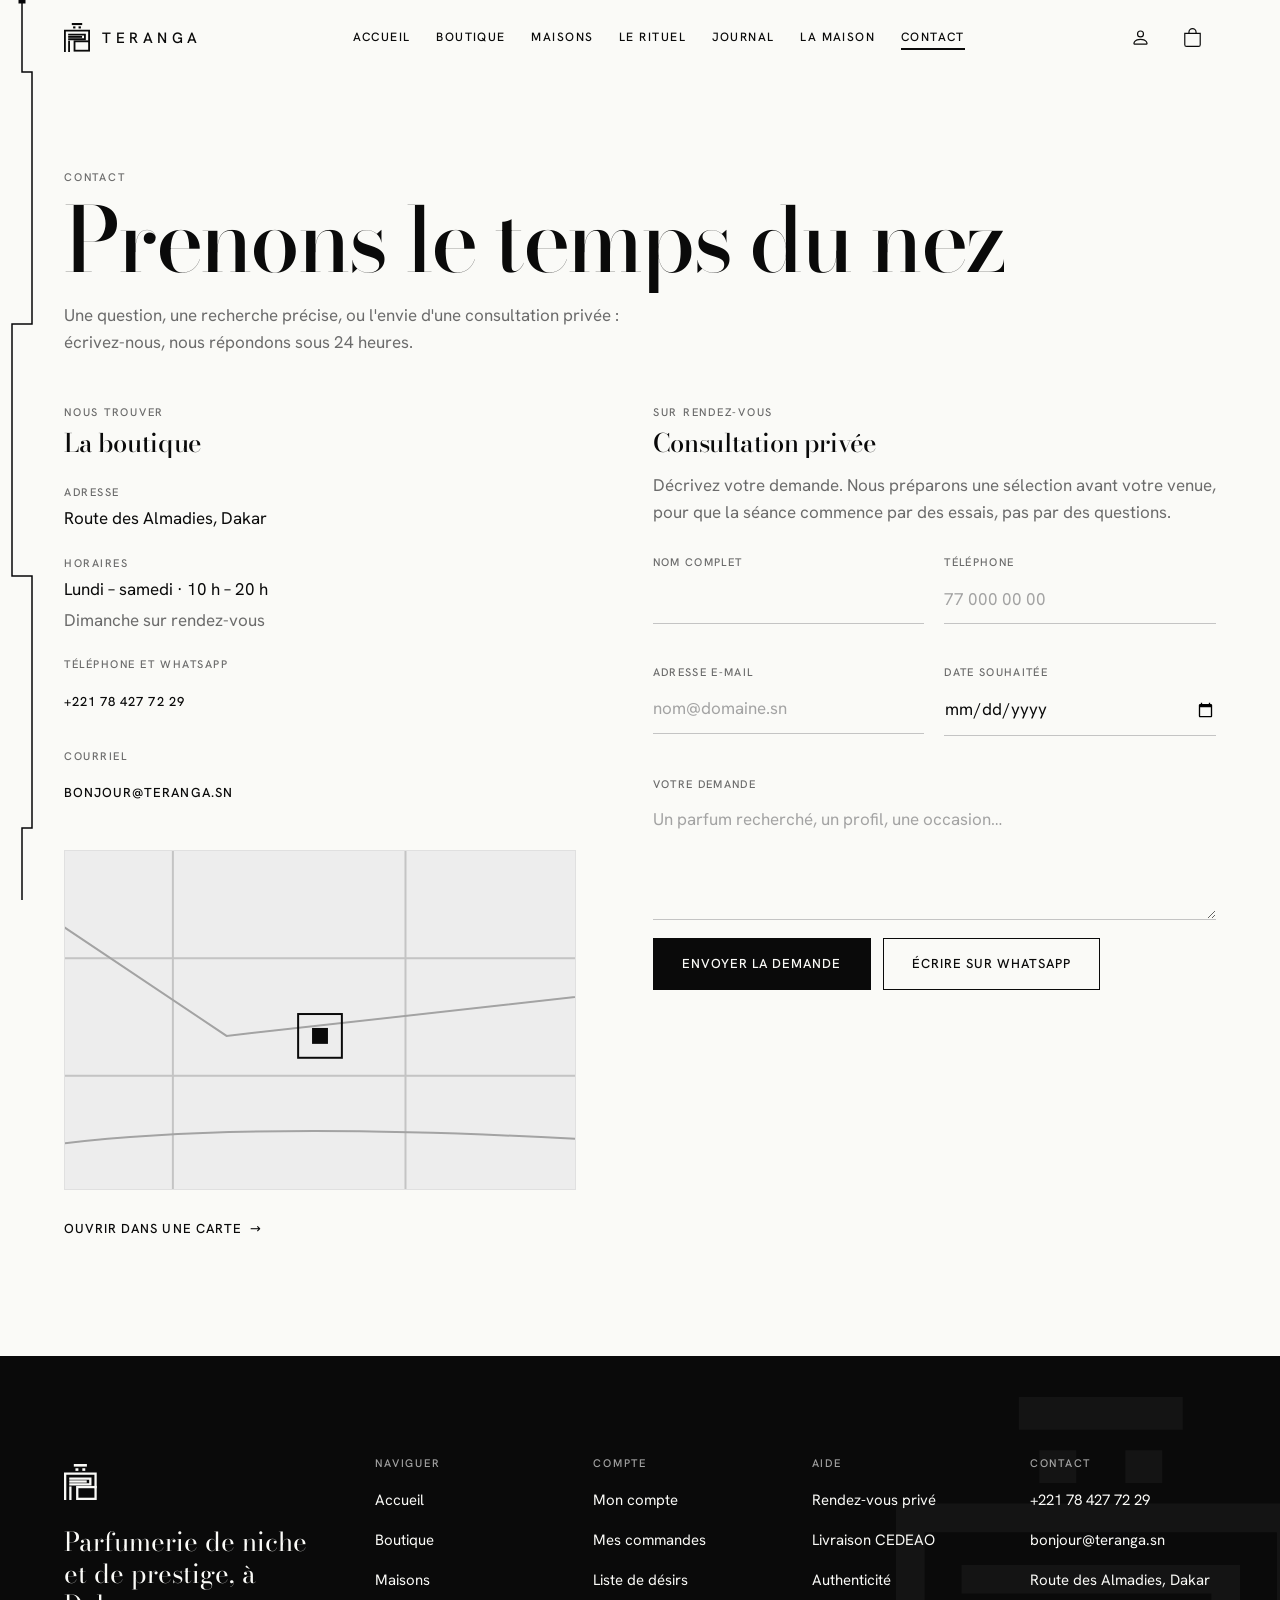
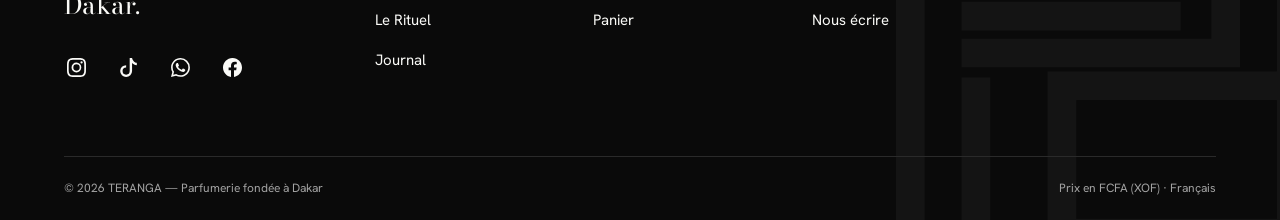
<file: contact.html>
<!DOCTYPE html>
<html lang="fr">
<head>
<meta charset="UTF-8">
<meta name="viewport" content="width=device-width, initial-scale=1, viewport-fit=cover">
<title>Contact — Teranga, parfumerie à Dakar</title>
<meta name="description" content="Contactez Teranga, aux Almadies à Dakar : adresse, horaires, téléphone et WhatsApp. Réservez une consultation olfactive privée.">
<meta name="theme-color" content="#0A0A0A">
<link rel="icon" href="assets/favicon.svg" type="image/svg+xml">
<noscript></noscript>
<link rel="preload" href="assets/fonts/hanken-grotesk-latin-wght-normal.woff2" as="font" type="font/woff2" crossorigin>
<link rel="preload" href="assets/fonts/bodoni-moda-latin-opsz-normal.woff2" as="font" type="font/woff2" crossorigin>
<link rel="stylesheet" href="assets/css/app.css?v=20260926a">
<link rel="stylesheet" href="assets/css/pages.css?v=20260926a">
<script defer src="assets/vendor/gsap.min.js?v=20260926a"></script>
<script defer src="assets/vendor/ScrollTrigger.min.js?v=20260926a"></script>
<script defer src="assets/vendor/lenis.min.js?v=20260926a"></script>
<script defer src="assets/js/config.js?v=20260926a"></script>
<script defer src="assets/js/data.js?v=20260926a"></script>
<script defer src="assets/js/core.js?v=20260926a"></script>
<script defer src="assets/js/api.js?v=20260926a"></script>
<script defer src="assets/js/shell.js?v=20260926a"></script>
<script defer src="assets/js/product.js?v=20260926a"></script>
<script defer src="assets/js/cart.js?v=20260926a"></script>
<script defer src="assets/js/motion.js?v=20260926a"></script>
<script defer src="assets/js/pages/contact.js?v=20260926a"></script>
<script type="speculationrules">{"prefetch":[{"where":{"and":[{"href_matches":"/*"},{"not":{"selector_matches":"[target=_blank], [rel~=nofollow]"}}]},"eagerness":"moderate"}]}</script>
</head>
<body data-page="contact">
<a class="skip" href="#contactForm">Aller au formulaire</a>
<main id="main">
  <header class="page-head wrap" data-chamber="Contact">
    <p class="eyebrow">Contact</p>
    <h1 class="mt-2" data-split>Prenons le temps du nez</h1>
    <p>Une question, une recherche précise, ou l'envie d'une consultation privée : écrivez-nous, nous répondons sous 24 heures.</p>
  </header>

  <div class="wrap">
    <div class="contact-grid">
      <section aria-labelledby="t-boutique" data-chamber="La boutique">
        <div class="sec-head" style="margin-bottom:0">
          <div><p class="eyebrow">Nous trouver</p><h2 class="mt-2" id="t-boutique" data-split>La boutique</h2></div>
        </div>
        <dl class="info">
          <div><dt>Adresse</dt><dd id="cAddress">Route des Almadies, Dakar</dd></div>
          <div><dt>Horaires</dt><dd id="cHours">Lundi – samedi · 10 h – 20 h</dd><dd class="muted">Dimanche sur rendez-vous</dd></div>
          <div><dt>Téléphone et WhatsApp</dt><dd><a class="link-u" id="cPhoneLink" href="https://wa.me/221784277229" rel="noopener">+221 78 427 72 29</a></dd></div>
          <div><dt>Courriel</dt><dd><a class="link-u" id="cMailLink" href="#">bonjour@teranga.sn</a></dd></div>
        </dl>

        <div class="map" role="img" aria-label="Plan stylisé du quartier des Almadies, à Dakar, avec l'emplacement de la boutique">
          <svg viewBox="0 0 600 340" width="100%" height="100%" preserveAspectRatio="xMidYMid slice" aria-hidden="true" focusable="false">
            <rect width="600" height="340" fill="#EDEDED"/>
            <g stroke="#C4C4C4" stroke-width="2" fill="none">
              <path d="M0 108 H600 M0 226 H600 M152 0 V340 M386 0 V340"/>
            </g>
            <path d="M0 48 L206 186 L600 142" stroke="#A3A3A3" stroke-width="2" fill="none"/>
            <path d="M0 300 Q200 268 600 292" stroke="#A3A3A3" stroke-width="2" fill="none"/>
            <rect x="292" y="178" width="16" height="16" fill="#0A0A0A"/>
            <rect x="278" y="164" width="44" height="44" fill="none" stroke="#0A0A0A" stroke-width="2"/>
          </svg>
        </div>
        <p class="mt-3"><a class="link-u" href="https://www.openstreetmap.org/search?query=Almadies%20Dakar" rel="noopener" target="_blank">Ouvrir dans une carte <span aria-hidden="true">&rarr;</span></a></p>
      </section>

      <section aria-labelledby="t-rdv" data-chamber="Rendez-vous">
        <div class="sec-head" style="margin-bottom:0">
          <div><p class="eyebrow">Sur rendez-vous</p><h2 class="mt-2" id="t-rdv" data-split>Consultation privée</h2></div>
        </div>
        <p class="muted mt-3">Décrivez votre demande. Nous préparons une sélection avant votre venue, pour que la séance commence par des essais, pas par des questions.</p>

        <form class="form-grid" id="contactForm" novalidate>
          <div class="form-row">
            <div class="field">
              <label for="cName">Nom complet</label>
              <input id="cName" name="name" required autocomplete="name">
              <span class="err" id="errName" aria-live="polite"></span>
            </div>
            <div class="field">
              <label for="cPhone">Téléphone</label>
              <input id="cPhone" name="phone" type="tel" autocomplete="tel" placeholder="77 000 00 00">
              <span class="err"></span>
            </div>
          </div>
          <div class="form-row">
            <div class="field">
              <label for="cEmail">Adresse e-mail</label>
              <input id="cEmail" name="email" type="email" required autocomplete="email" placeholder="nom@domaine.sn">
              <span class="err" id="errEmail" aria-live="polite"></span>
            </div>
            <div class="field">
              <label for="cDate">Date souhaitée</label>
              <input id="cDate" name="date" type="date">
              <span class="err"></span>
            </div>
          </div>
          <div class="field">
            <label for="cMsg">Votre demande</label>
            <textarea id="cMsg" name="message" rows="4" placeholder="Un parfum recherché, un profil, une occasion…"></textarea>
          </div>
          <div style="display:flex;gap:12px;flex-wrap:wrap">
            <button class="btn" type="submit">Envoyer la demande</button>
            <a class="btn btn--ghost" id="waBtn" href="#" rel="noopener">Écrire sur WhatsApp</a>
          </div>
          <p class="form-msg" id="formMsg" role="status" aria-live="polite"></p>
        </form>
      </section>
    </div>
  </div>
</main>
</body>
</html>
</file>
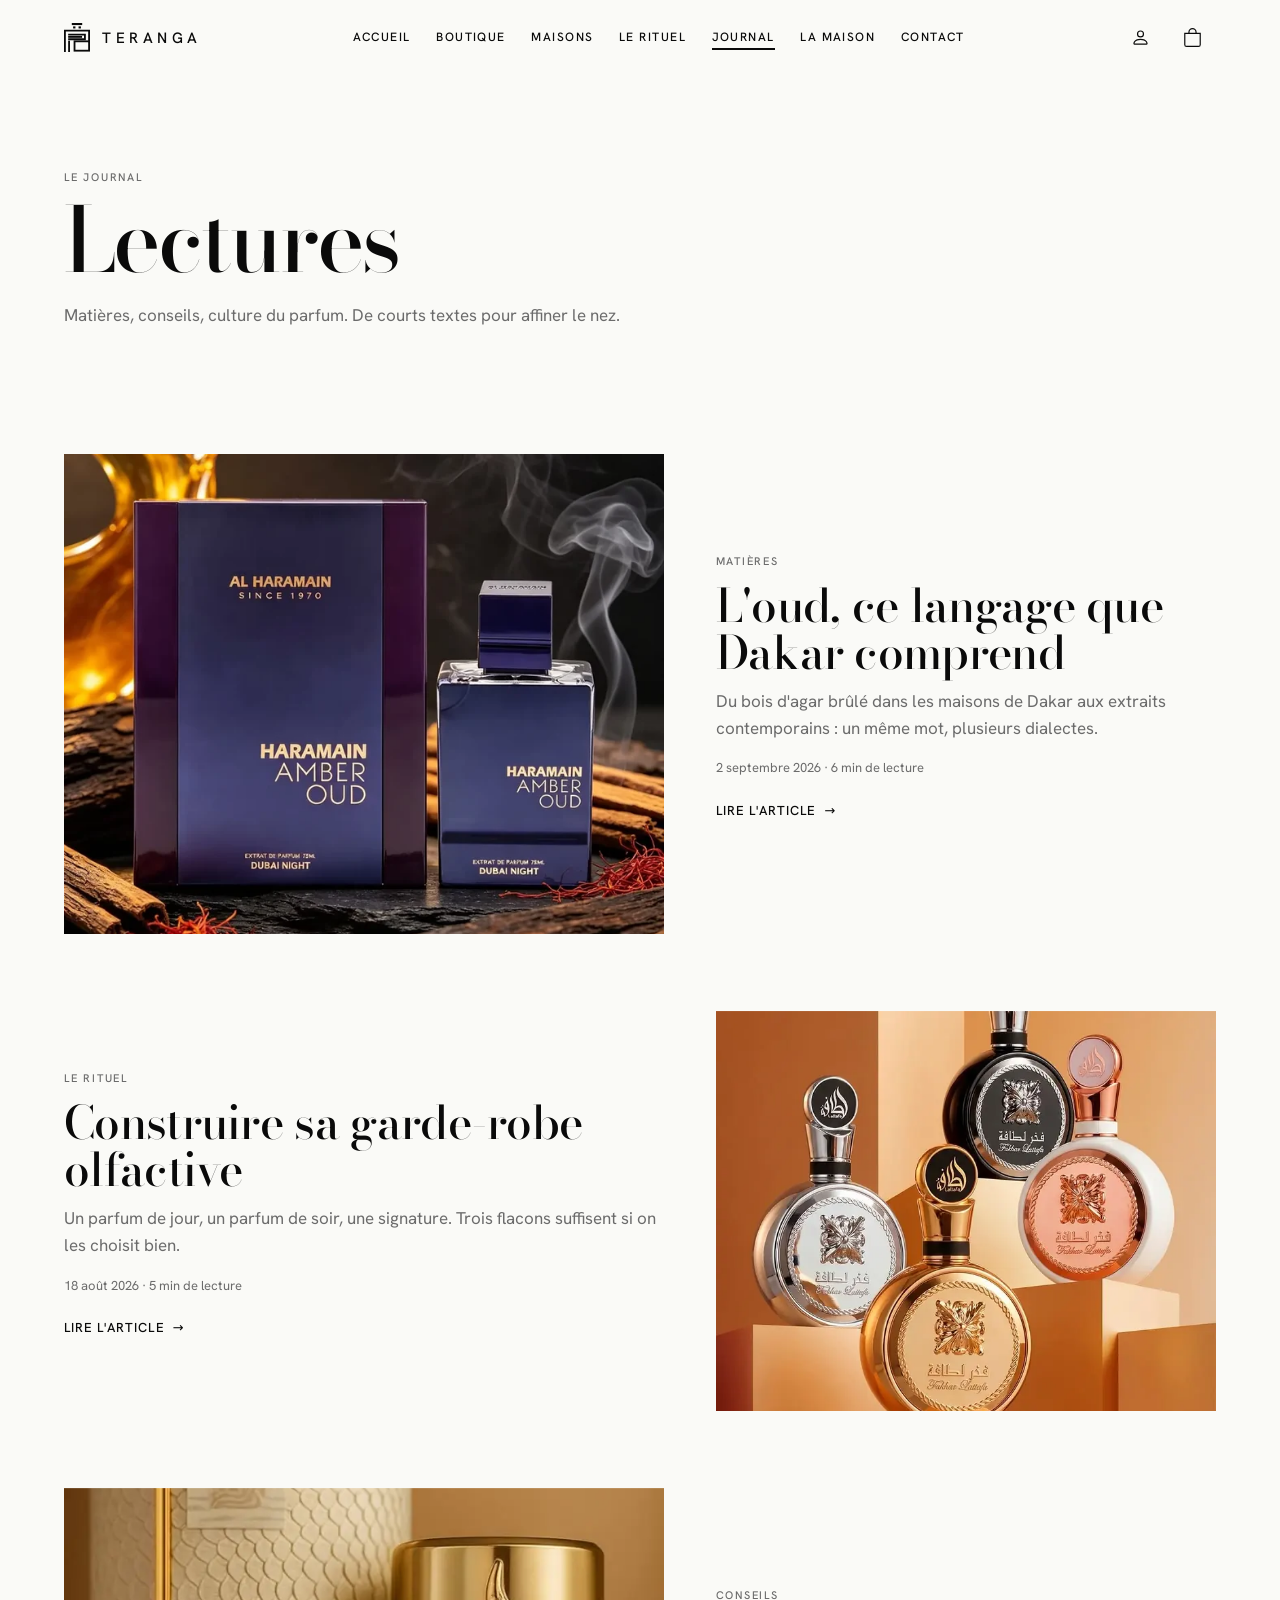
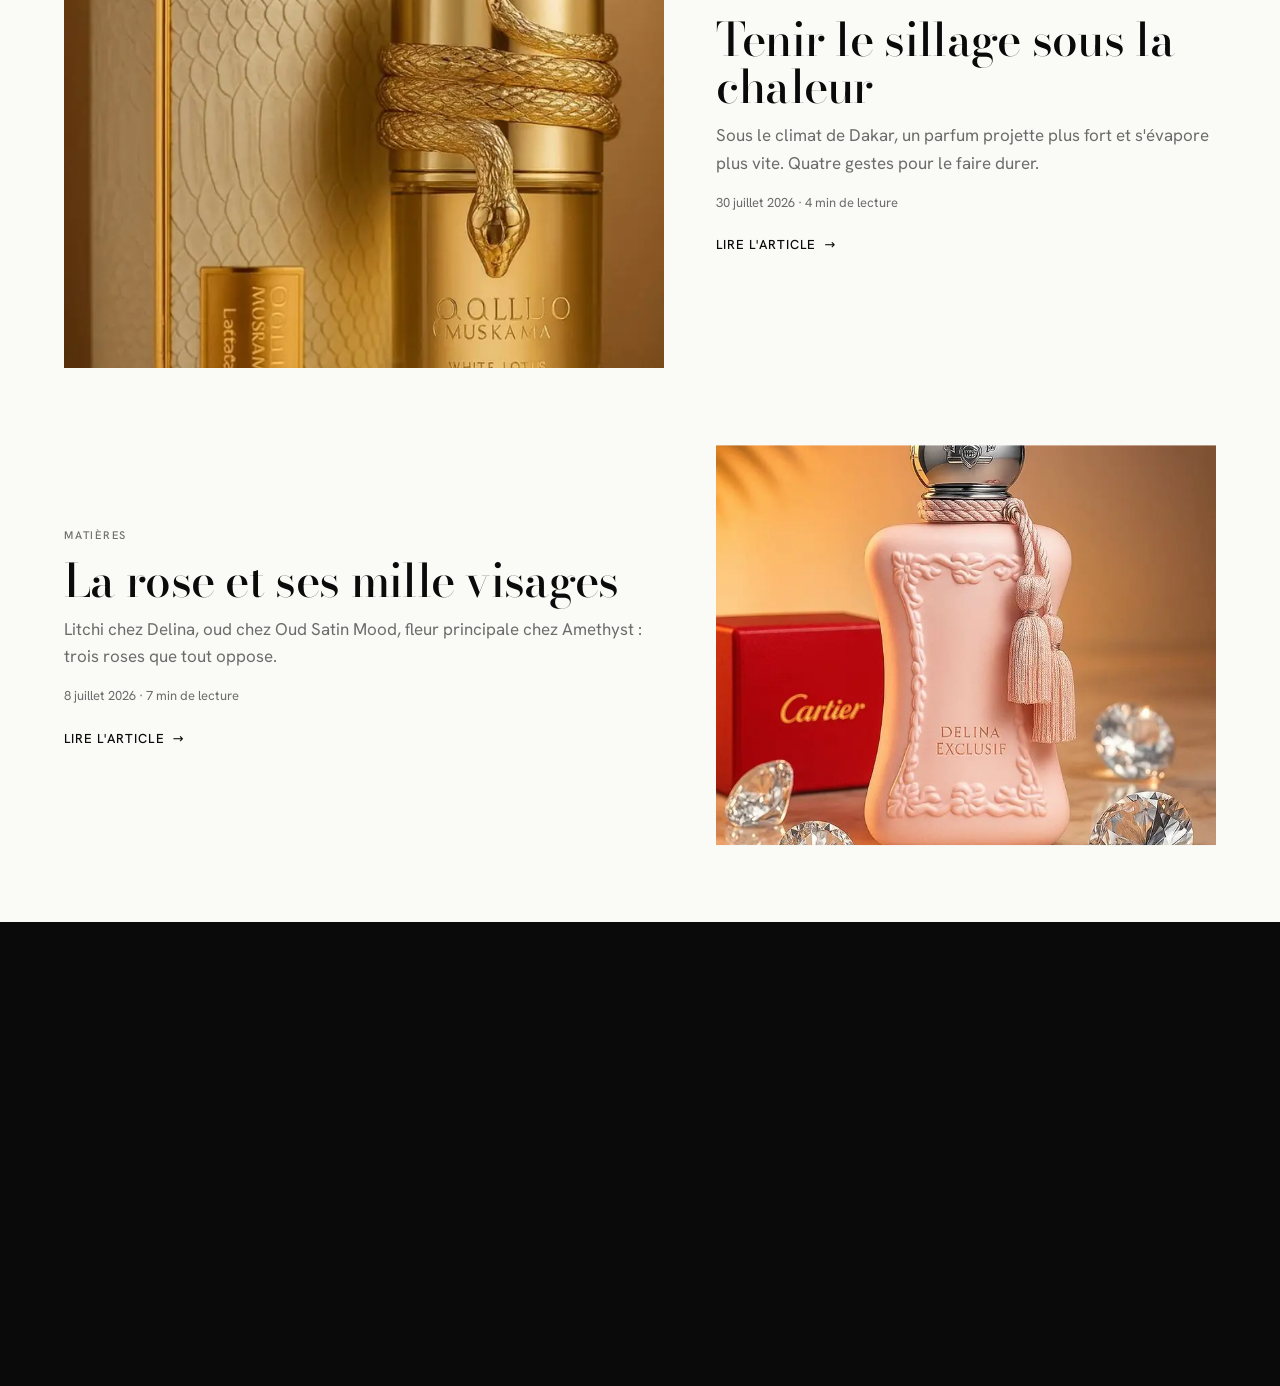
<file: journal.html>
<!DOCTYPE html>
<html lang="fr">
<head>
<meta charset="UTF-8">
<meta name="viewport" content="width=device-width, initial-scale=1, viewport-fit=cover">
<title>Journal — Teranga, parfumerie à Dakar</title>
<meta name="description" content="Matières, conseils et culture du parfum, écrits depuis Dakar : l'oud, la rose, la garde-robe olfactive, le sillage sous la chaleur.">
<meta name="theme-color" content="#0A0A0A">
<link rel="icon" href="assets/favicon.svg" type="image/svg+xml">
<noscript></noscript>
<link rel="preload" href="assets/fonts/hanken-grotesk-latin-wght-normal.woff2" as="font" type="font/woff2" crossorigin>
<link rel="preload" href="assets/fonts/bodoni-moda-latin-opsz-normal.woff2" as="font" type="font/woff2" crossorigin>
<link rel="stylesheet" href="assets/css/app.css?v=20260926a">
<link rel="stylesheet" href="assets/css/pages.css?v=20260926a">
<script defer src="assets/vendor/gsap.min.js?v=20260926a"></script>
<script defer src="assets/vendor/ScrollTrigger.min.js?v=20260926a"></script>
<script defer src="assets/vendor/lenis.min.js?v=20260926a"></script>
<script defer src="assets/js/config.js?v=20260926a"></script>
<script defer src="assets/js/data.js?v=20260926a"></script>
<script defer src="assets/js/core.js?v=20260926a"></script>
<script defer src="assets/js/api.js?v=20260926a"></script>
<script defer src="assets/js/shell.js?v=20260926a"></script>
<script defer src="assets/js/product.js?v=20260926a"></script>
<script defer src="assets/js/cart.js?v=20260926a"></script>
<script defer src="assets/js/motion.js?v=20260926a"></script>
<script defer src="assets/js/pages/journal.js?v=20260926a"></script>
<script type="speculationrules">{"prefetch":[{"where":{"and":[{"href_matches":"/*"},{"not":{"selector_matches":"[target=_blank], [rel~=nofollow]"}}]},"eagerness":"moderate"}]}</script>
</head>
<body data-page="journal">
<a class="skip" href="#main">Aller au contenu</a>
<main id="main"></main>
</body>
</html>
</file>
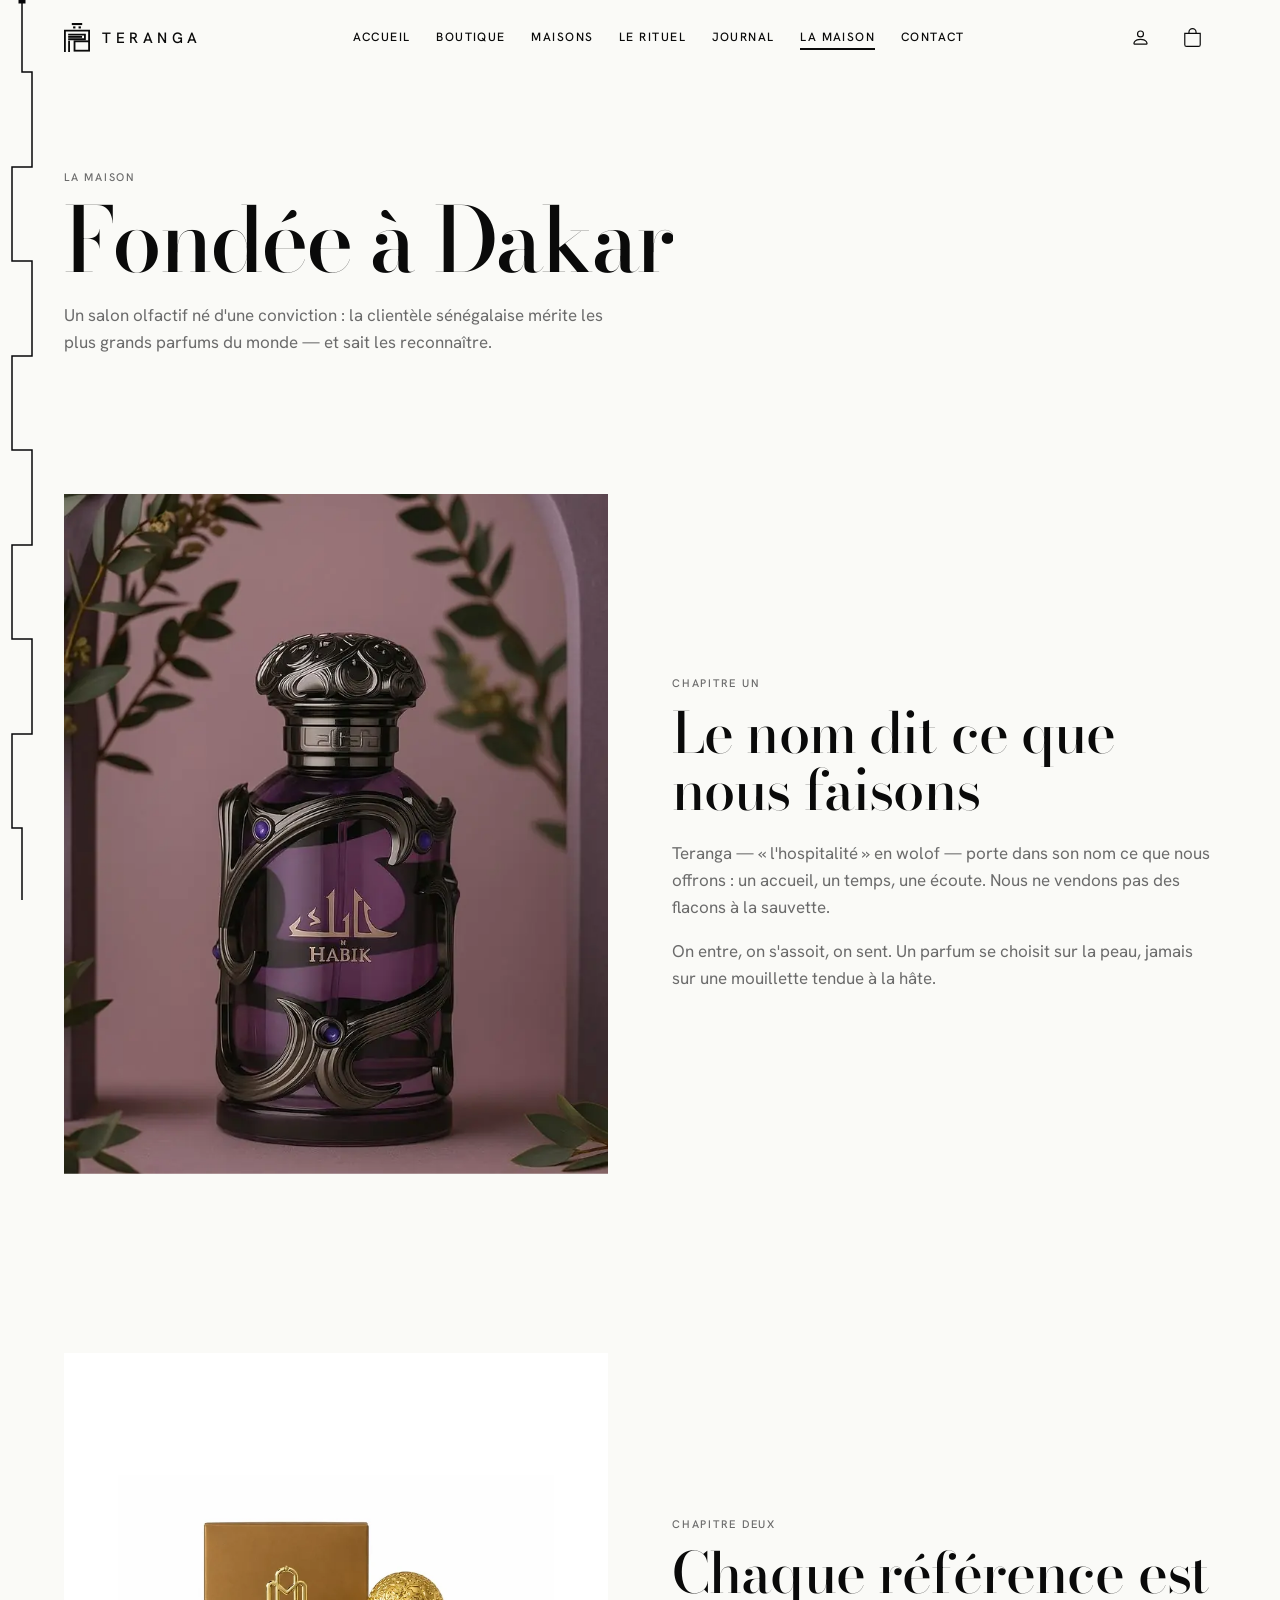
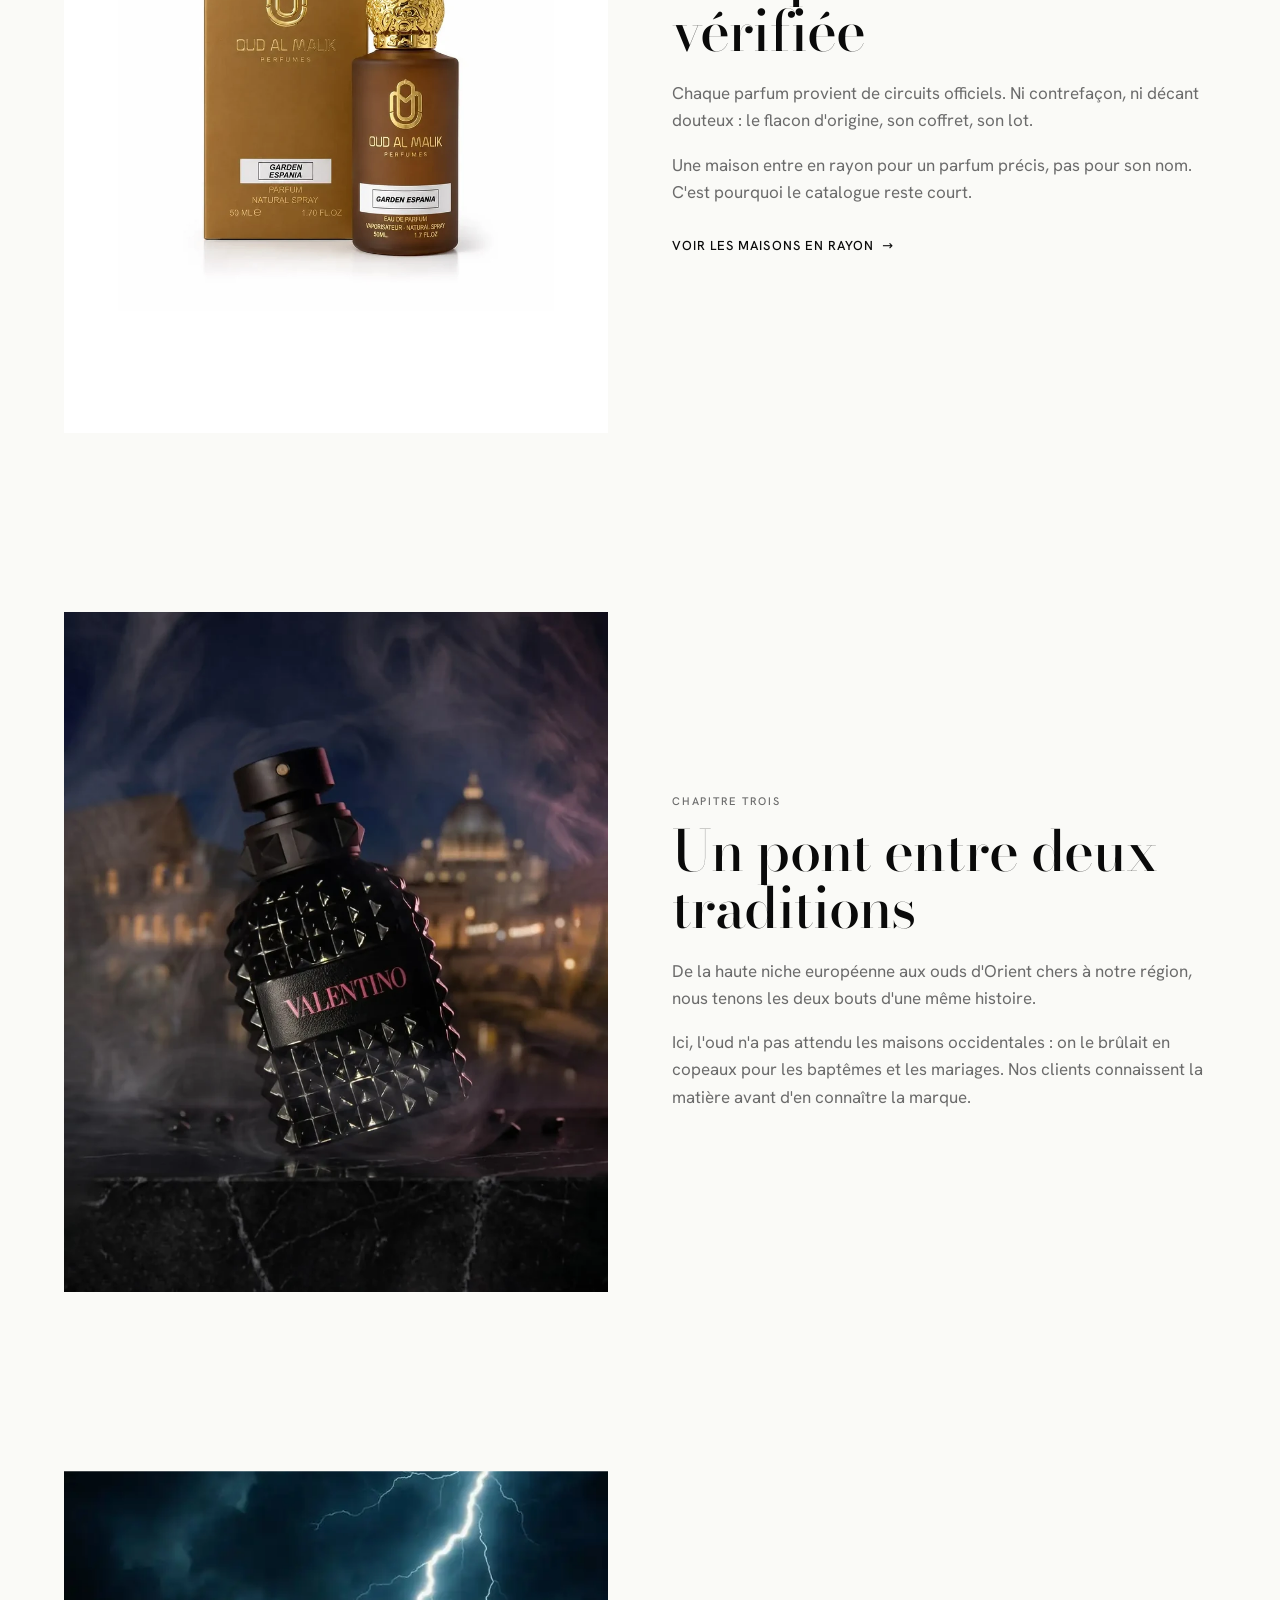
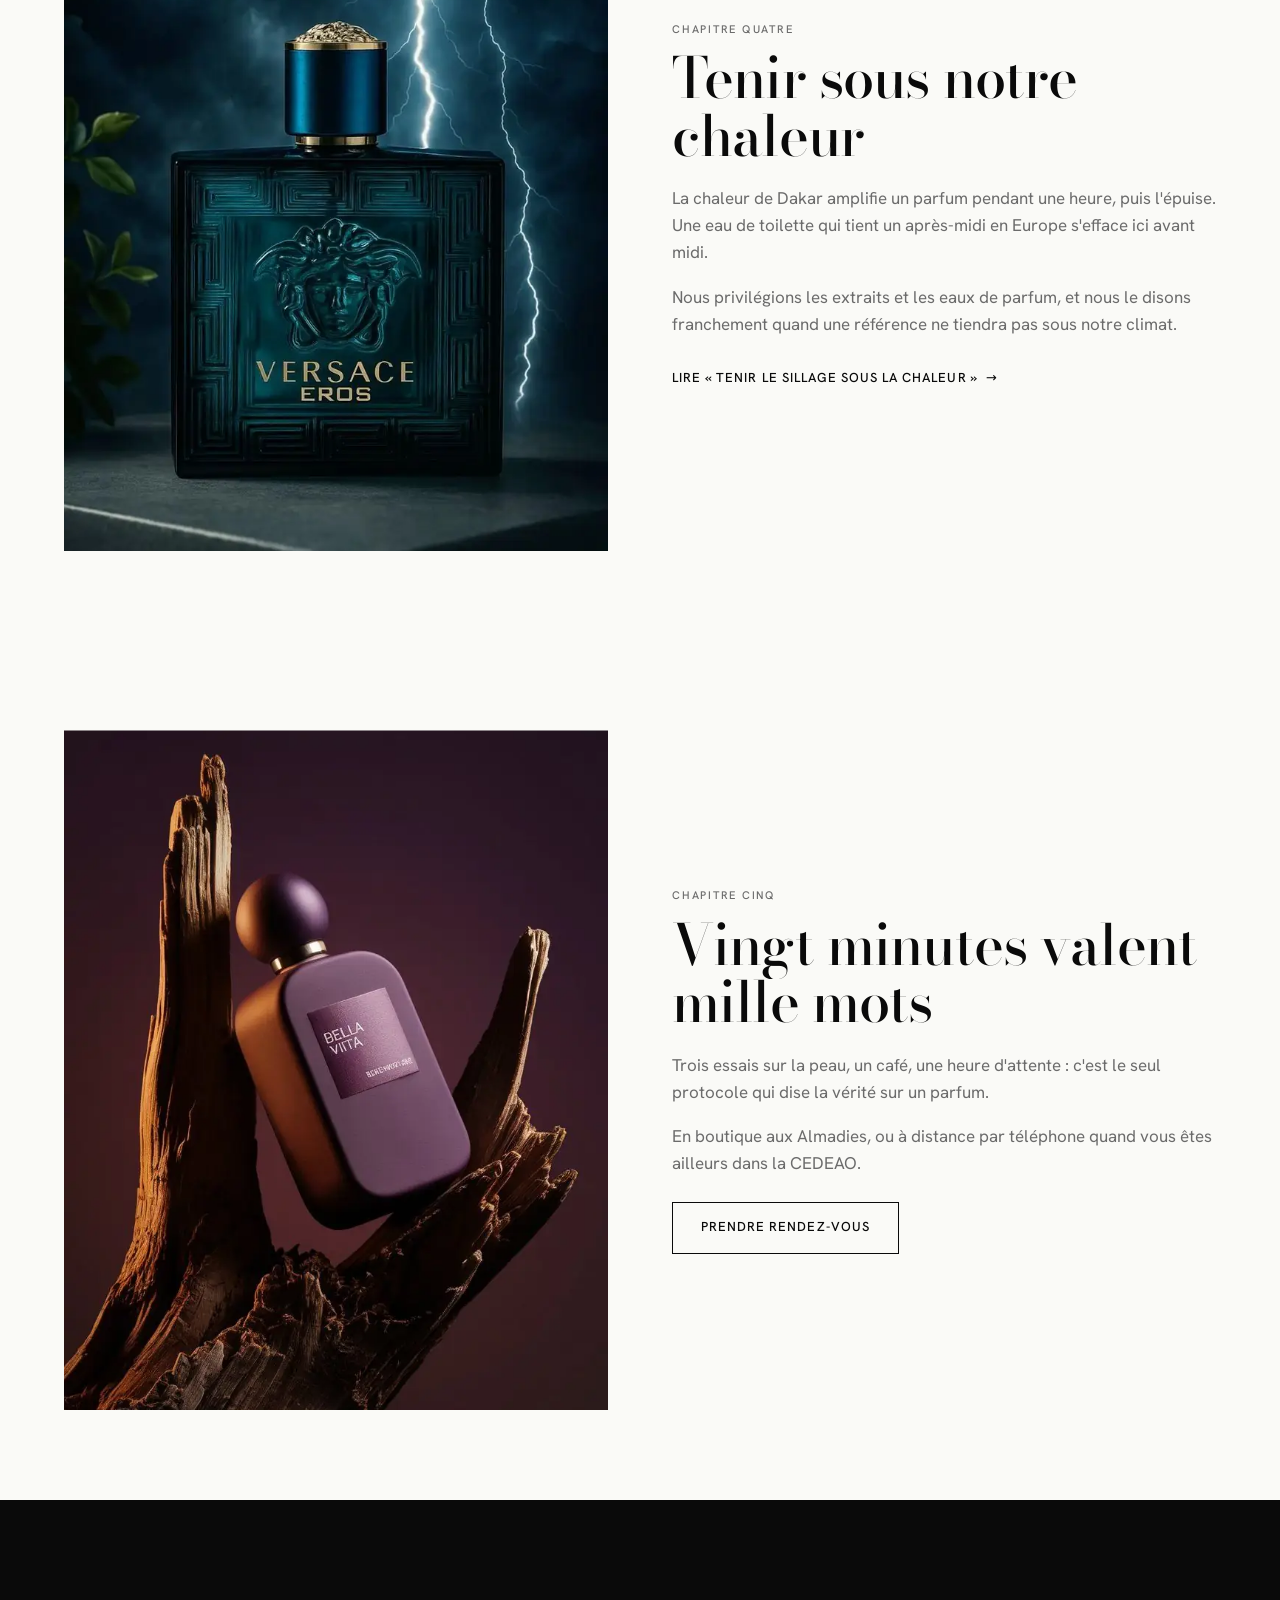
<file: maison.html>
<!DOCTYPE html>
<html lang="fr">
<head>
<meta charset="UTF-8">
<meta name="viewport" content="width=device-width, initial-scale=1, viewport-fit=cover">
<title>La Maison — Teranga, parfumerie à Dakar</title>
<meta name="description" content="L'histoire de Teranga, salon olfactif fondé aux Almadies, à Dakar : le nom, le choix des maisons, la tenue sous notre climat, le temps du conseil.">
<meta name="theme-color" content="#0A0A0A">
<link rel="icon" href="assets/favicon.svg" type="image/svg+xml">
<noscript></noscript>
<link rel="preload" href="assets/fonts/hanken-grotesk-latin-wght-normal.woff2" as="font" type="font/woff2" crossorigin>
<link rel="preload" href="assets/fonts/bodoni-moda-latin-opsz-normal.woff2" as="font" type="font/woff2" crossorigin>
<link rel="stylesheet" href="assets/css/app.css?v=20260926a">
<link rel="stylesheet" href="assets/css/pages.css?v=20260926a">
<script defer src="assets/vendor/gsap.min.js?v=20260926a"></script>
<script defer src="assets/vendor/ScrollTrigger.min.js?v=20260926a"></script>
<script defer src="assets/vendor/lenis.min.js?v=20260926a"></script>
<script defer src="assets/js/config.js?v=20260926a"></script>
<script defer src="assets/js/data.js?v=20260926a"></script>
<script defer src="assets/js/core.js?v=20260926a"></script>
<script defer src="assets/js/api.js?v=20260926a"></script>
<script defer src="assets/js/shell.js?v=20260926a"></script>
<script defer src="assets/js/product.js?v=20260926a"></script>
<script defer src="assets/js/cart.js?v=20260926a"></script>
<script defer src="assets/js/motion.js?v=20260926a"></script>
<script type="speculationrules">{"prefetch":[{"where":{"and":[{"href_matches":"/*"},{"not":{"selector_matches":"[target=_blank], [rel~=nofollow]"}}]},"eagerness":"moderate"}]}</script>
</head>
<body data-page="maison">
<a class="skip" href="#main">Aller au contenu</a>
<main id="main">
  <header class="page-head wrap" data-chamber="La Maison">
    <p class="eyebrow">La Maison</p>
    <h1 class="mt-2" data-split>Fondée à Dakar</h1>
    <p>Un salon olfactif né d'une conviction : la clientèle sénégalaise mérite les plus grands parfums du monde — et sait les reconnaître.</p>
  </header>

  <section class="wrap" data-chamber="Le nom" aria-labelledby="t-nom">
    <article class="chapter">
      <figure class="chapter__media" data-clip>
        <img src="img/HERO-SECTION/flacon-violet.webp" alt="Flacon violet à monture ciselée, sous une arche rose, entre des branches d'eucalyptus" width="736" height="1104" loading="lazy" decoding="async">
      </figure>
      <div>
        <p class="eyebrow">Chapitre un</p>
        <h2 id="t-nom" data-split>Le nom dit ce que nous faisons</h2>
        <p class="muted">Teranga — « l'hospitalité » en wolof — porte dans son nom ce que nous offrons : un accueil, un temps, une écoute. Nous ne vendons pas des flacons à la sauvette.</p>
        <p class="muted">On entre, on s'assoit, on sent. Un parfum se choisit sur la peau, jamais sur une mouillette tendue à la hâte.</p>
      </div>
    </article>
  </section>

  <section class="wrap" data-chamber="Le choix" aria-labelledby="t-choix">
    <article class="chapter">
      <figure class="chapter__media is-pack" data-clip>
        <img src="img/HERO-SECTION/flacon-ambre-blanc.webp" alt="Flacon ambré et son coffret doré, photographiés sur fond blanc" width="1200" height="1200" loading="lazy" decoding="async">
      </figure>
      <div>
        <p class="eyebrow">Chapitre deux</p>
        <h2 id="t-choix" data-split>Chaque référence est vérifiée</h2>
        <p class="muted">Chaque parfum provient de circuits officiels. Ni contrefaçon, ni décant douteux : le flacon d'origine, son coffret, son lot.</p>
        <p class="muted">Une maison entre en rayon pour un parfum précis, pas pour son nom. C'est pourquoi le catalogue reste court.</p>
        <a class="link-u mt-3" href="maisons.html">Voir les maisons en rayon <span aria-hidden="true">&rarr;</span></a>
      </div>
    </article>
  </section>

  <section class="wrap" data-chamber="Le pont" aria-labelledby="t-pont">
    <article class="chapter">
      <figure class="chapter__media" data-clip>
        <img src="img/HERO-SECTION/flacon-clous-rome.webp" alt="Flacon noir clouté devant une ville italienne éclairée la nuit, dans la fumée" width="1193" height="1600" loading="lazy" decoding="async">
      </figure>
      <div>
        <p class="eyebrow">Chapitre trois</p>
        <h2 id="t-pont" data-split>Un pont entre deux traditions</h2>
        <p class="muted">De la haute niche européenne aux ouds d'Orient chers à notre région, nous tenons les deux bouts d'une même histoire.</p>
        <p class="muted">Ici, l'oud n'a pas attendu les maisons occidentales : on le brûlait en copeaux pour les baptêmes et les mariages. Nos clients connaissent la matière avant d'en connaître la marque.</p>
      </div>
    </article>
  </section>

  <section class="wrap" data-chamber="Le climat" aria-labelledby="t-climat">
    <article class="chapter">
      <figure class="chapter__media" data-clip>
        <img src="img/HERO-SECTION/flacon-eros-orage.webp" alt="Flacon bleu profond devant un ciel d'orage traversé par un éclair" width="736" height="1104" loading="lazy" decoding="async">
      </figure>
      <div>
        <p class="eyebrow">Chapitre quatre</p>
        <h2 id="t-climat" data-split>Tenir sous notre chaleur</h2>
        <p class="muted">La chaleur de Dakar amplifie un parfum pendant une heure, puis l'épuise. Une eau de toilette qui tient un après-midi en Europe s'efface ici avant midi.</p>
        <p class="muted">Nous privilégions les extraits et les eaux de parfum, et nous le disons franchement quand une référence ne tiendra pas sous notre climat.</p>
        <a class="link-u mt-3" href="journal.html?a=sillage-chaleur">Lire « Tenir le sillage sous la chaleur » <span aria-hidden="true">&rarr;</span></a>
      </div>
    </article>
  </section>

  <section class="wrap" data-chamber="Le temps" aria-labelledby="t-temps">
    <article class="chapter">
      <figure class="chapter__media" data-clip>
        <img src="img/HERO-SECTION/flacon-bois-flotte.webp" alt="Flacon prune posé sur un bois flotté fendu, sur fond aubergine" width="736" height="1104" loading="lazy" decoding="async">
      </figure>
      <div>
        <p class="eyebrow">Chapitre cinq</p>
        <h2 id="t-temps" data-split>Vingt minutes valent mille mots</h2>
        <p class="muted">Trois essais sur la peau, un café, une heure d'attente : c'est le seul protocole qui dise la vérité sur un parfum.</p>
        <p class="muted">En boutique aux Almadies, ou à distance par téléphone quand vous êtes ailleurs dans la CEDEAO.</p>
        <a class="btn btn--ghost mt-4" href="contact.html">Prendre rendez-vous</a>
      </div>
    </article>
  </section>

  <section class="section" id="engagements" data-theme="dark" data-chamber="Engagements" aria-labelledby="t-eng" style="background:var(--ink);color:var(--paper)">
    <div class="wrap">
      <p class="eyebrow">Nos engagements</p>
      <h2 class="title mt-2" id="t-eng" data-split>Trois promesses tenues</h2>
      <div class="pledges mt-5">
        <div>
          <h3>Authenticité</h3>
          <p>Circuits officiels uniquement. Flacon d'origine, coffret, lot. Reprise immédiate au moindre doute.</p>
        </div>
        <div>
          <h3>Livraison CEDEAO</h3>
          <p>Dakar en 24–48 h, le Sénégal sous quatre jours, l'espace CEDEAO sous dix. Emballage soigné, suivi par WhatsApp.</p>
        </div>
        <div>
          <h3>Conseil sur mesure</h3>
          <p>Un temps d'écoute pour composer votre garde-robe olfactive, en boutique ou à distance. Sans achat obligé.</p>
        </div>
      </div>
    </div>
  </section>

  <section class="section center" data-chamber="Visite">
    <div class="wrap">
      <p class="lead" style="max-width:34ch;margin-inline:auto">Route des Almadies, du lundi au samedi, de 10 h à 20 h.</p>
      <a class="btn mt-5" href="contact.html">Réserver une consultation privée</a>
    </div>
  </section>
</main>
</body>
</html>
</file>
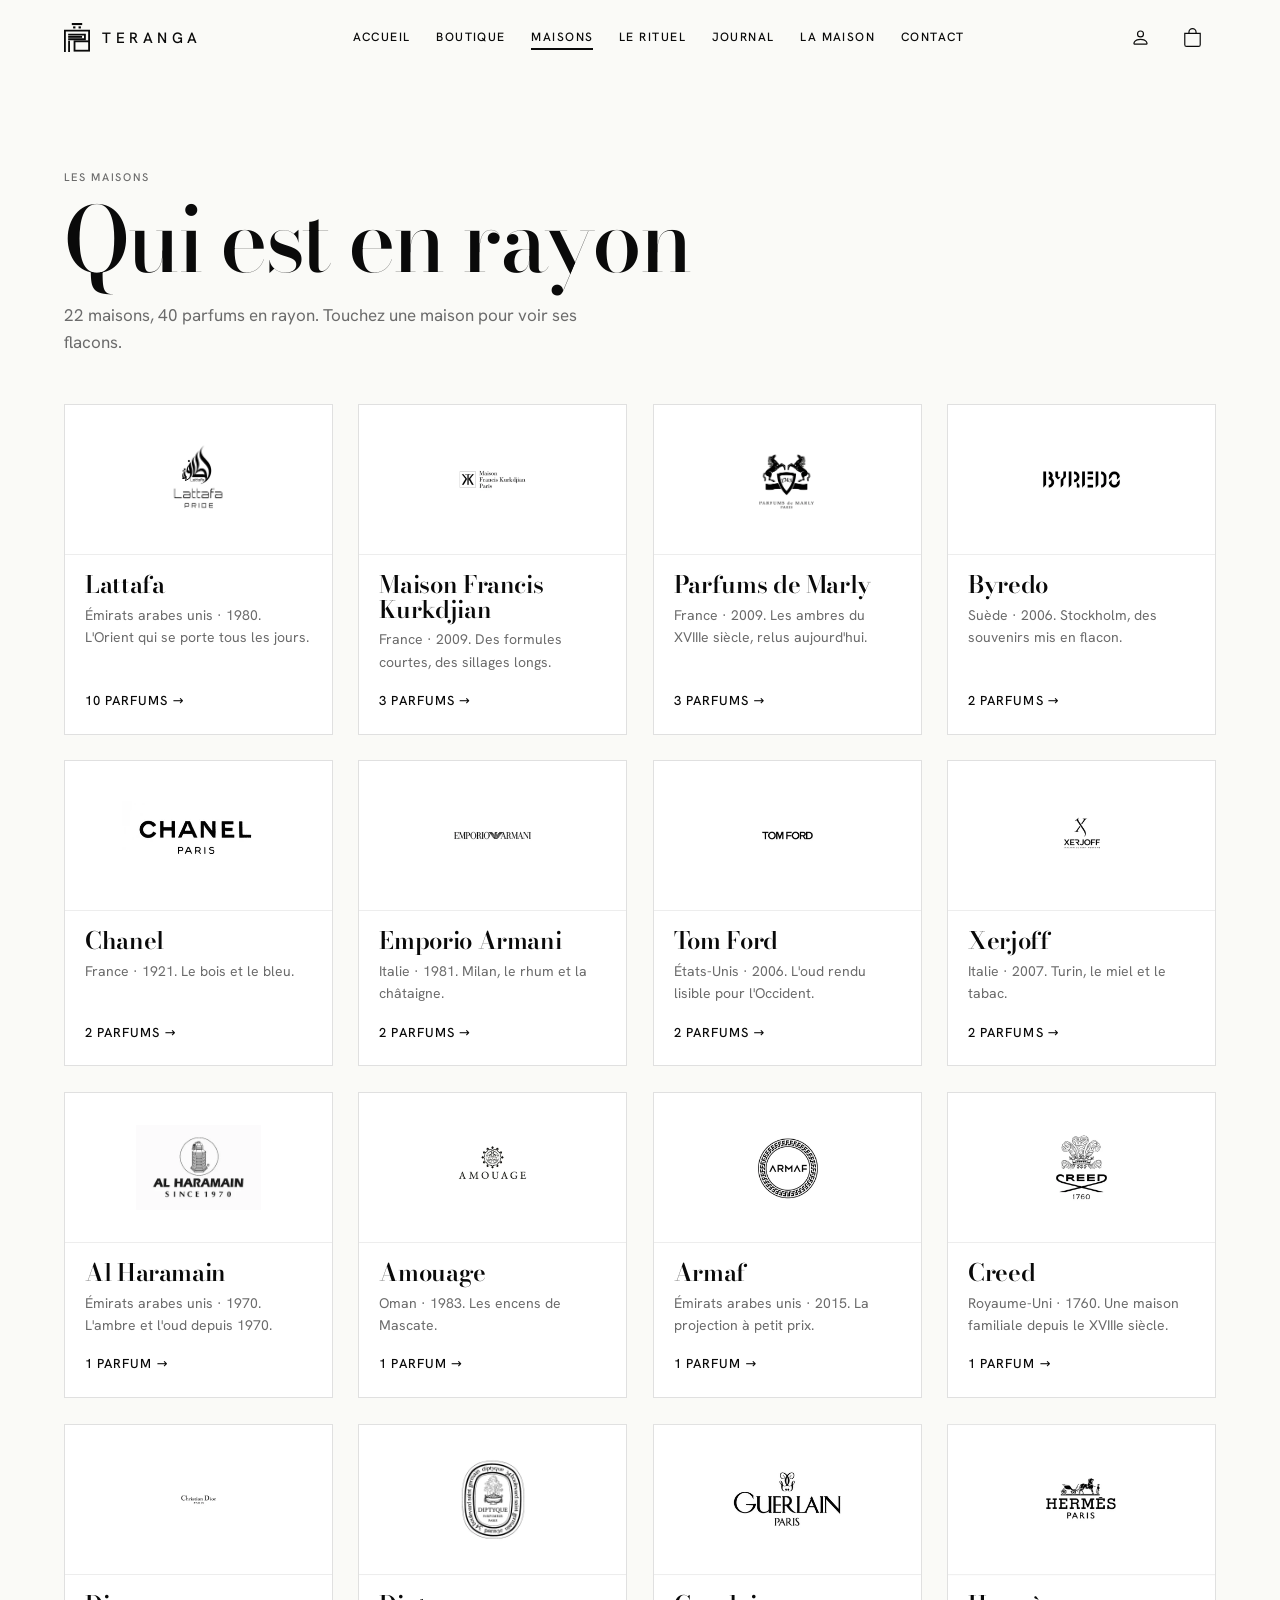
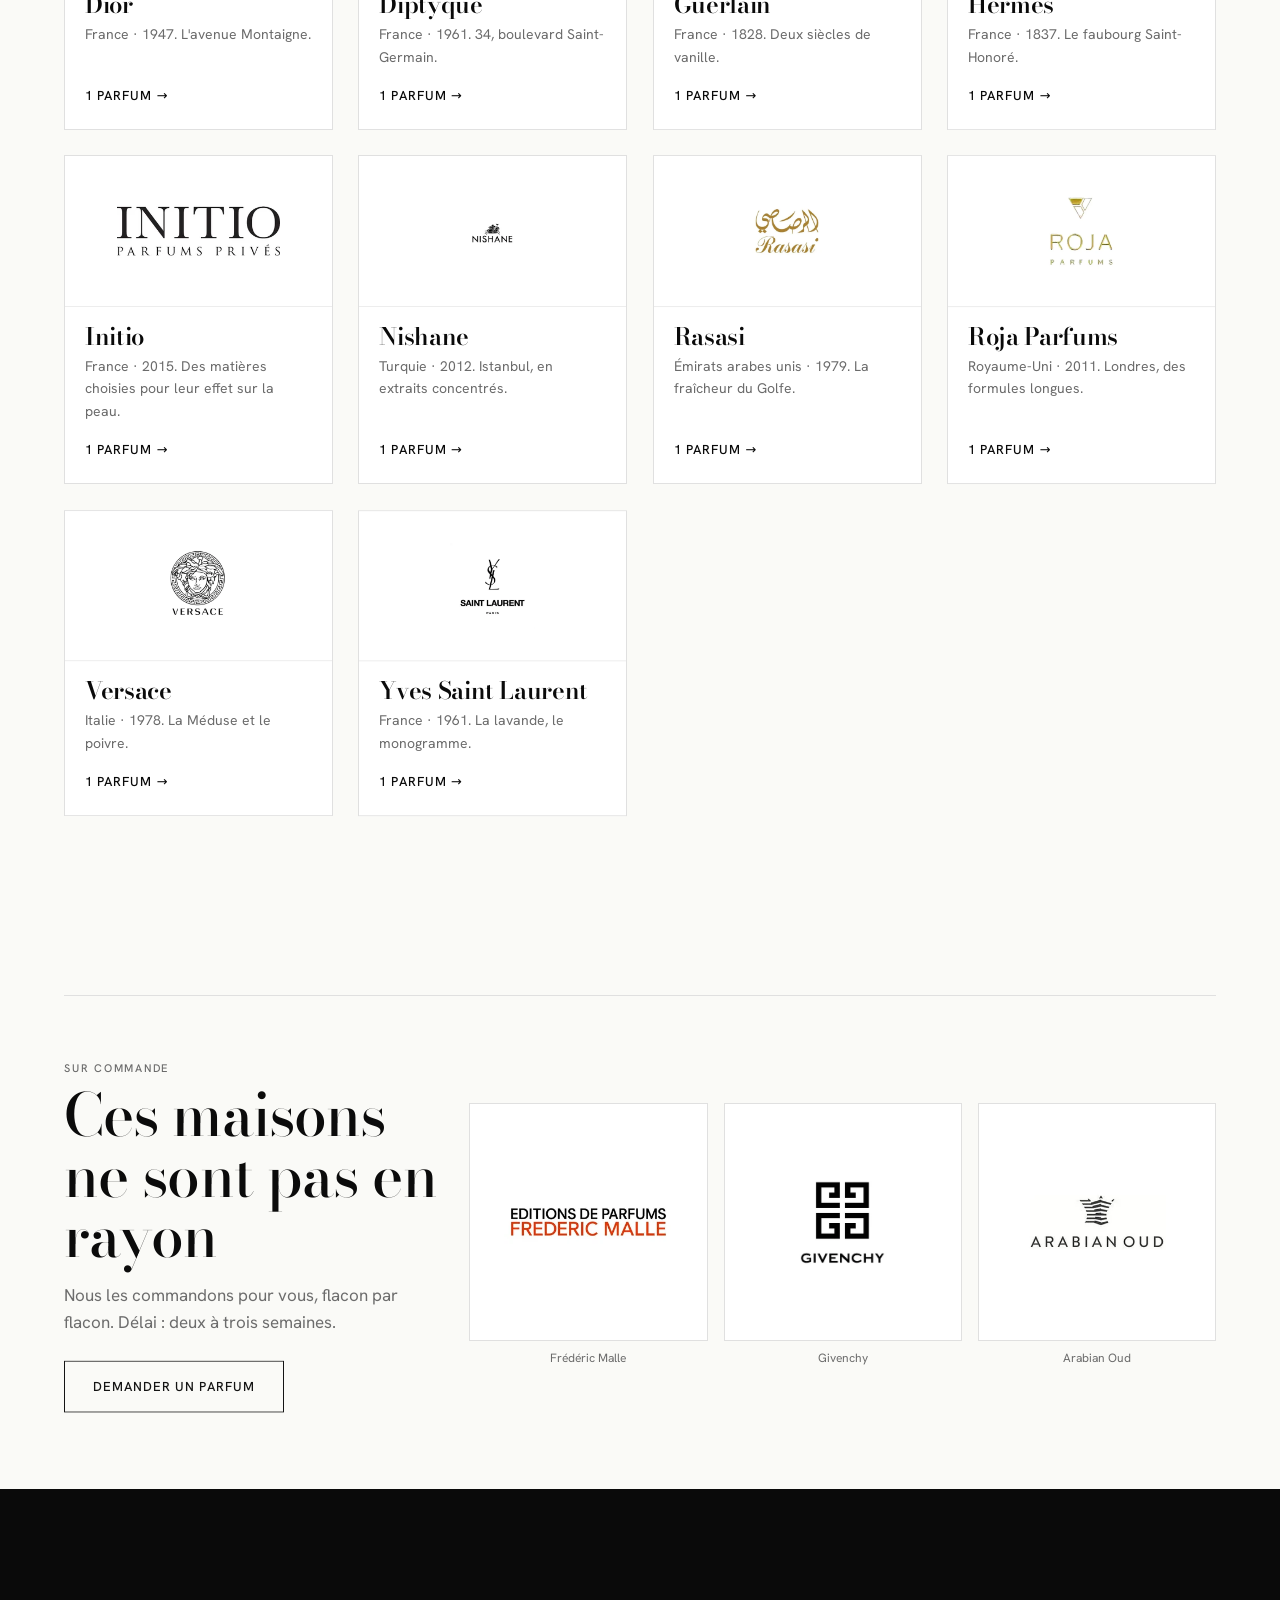
<file: maisons.html>
<!DOCTYPE html>
<html lang="fr">
<head>
<meta charset="UTF-8">
<meta name="viewport" content="width=device-width, initial-scale=1, viewport-fit=cover">
<title>Maisons — Teranga, parfumerie à Dakar</title>
<meta name="description" content="Les maisons en rayon chez Teranga à Dakar : Maison Francis Kurkdjian, Parfums de Marly, Creed, Tom Ford, Byredo, Chanel, Dior, Lattafa, Al Haramain et d'autres.">
<meta name="theme-color" content="#0A0A0A">
<link rel="icon" href="assets/favicon.svg" type="image/svg+xml">
<noscript></noscript>
<link rel="preload" href="assets/fonts/hanken-grotesk-latin-wght-normal.woff2" as="font" type="font/woff2" crossorigin>
<link rel="preload" href="assets/fonts/bodoni-moda-latin-opsz-normal.woff2" as="font" type="font/woff2" crossorigin>
<link rel="stylesheet" href="assets/css/app.css?v=20260926a">
<link rel="stylesheet" href="assets/css/pages.css?v=20260926a">
<script defer src="assets/vendor/gsap.min.js?v=20260926a"></script>
<script defer src="assets/vendor/ScrollTrigger.min.js?v=20260926a"></script>
<script defer src="assets/vendor/lenis.min.js?v=20260926a"></script>
<script defer src="assets/js/config.js?v=20260926a"></script>
<script defer src="assets/js/data.js?v=20260926a"></script>
<script defer src="assets/js/core.js?v=20260926a"></script>
<script defer src="assets/js/api.js?v=20260926a"></script>
<script defer src="assets/js/shell.js?v=20260926a"></script>
<script defer src="assets/js/product.js?v=20260926a"></script>
<script defer src="assets/js/cart.js?v=20260926a"></script>
<script defer src="assets/js/motion.js?v=20260926a"></script>
<script defer src="assets/js/pages/maisons.js?v=20260926a"></script>
<script type="speculationrules">{"prefetch":[{"where":{"and":[{"href_matches":"/*"},{"not":{"selector_matches":"[target=_blank], [rel~=nofollow]"}}]},"eagerness":"moderate"}]}</script>
</head>
<body data-page="maisons">
<a class="skip" href="#main">Aller au contenu</a>
<main id="main">
  <header class="page-head wrap">
    <p class="eyebrow">Les maisons</p>
    <h1 class="mt-2">Qui est en rayon</h1>
    <p id="maisonsIntro">Chaque maison entre pour un parfum précis. Touchez-en une pour voir ses flacons.</p>
  </header>
  <section class="wrap" aria-label="Maisons en rayon">
    <div class="m-grid" id="maisonsGrid"></div>
  </section>
  <section class="wrap section--tight" aria-labelledby="t-order">
    <div class="on-order">
      <div>
        <p class="eyebrow">Sur commande</p>
        <h2 class="title mt-2" id="t-order">Ces maisons ne sont pas en rayon</h2>
        <p class="mt-3 muted">Nous les commandons pour vous, flacon par flacon. Délai : deux à trois semaines.</p>
        <a class="btn btn--ghost mt-4" href="contact.html">Demander un parfum</a>
      </div>
      <div class="on-order__logos" id="onOrder"></div>
    </div>
  </section>
</main>
</body>
</html>
</file>
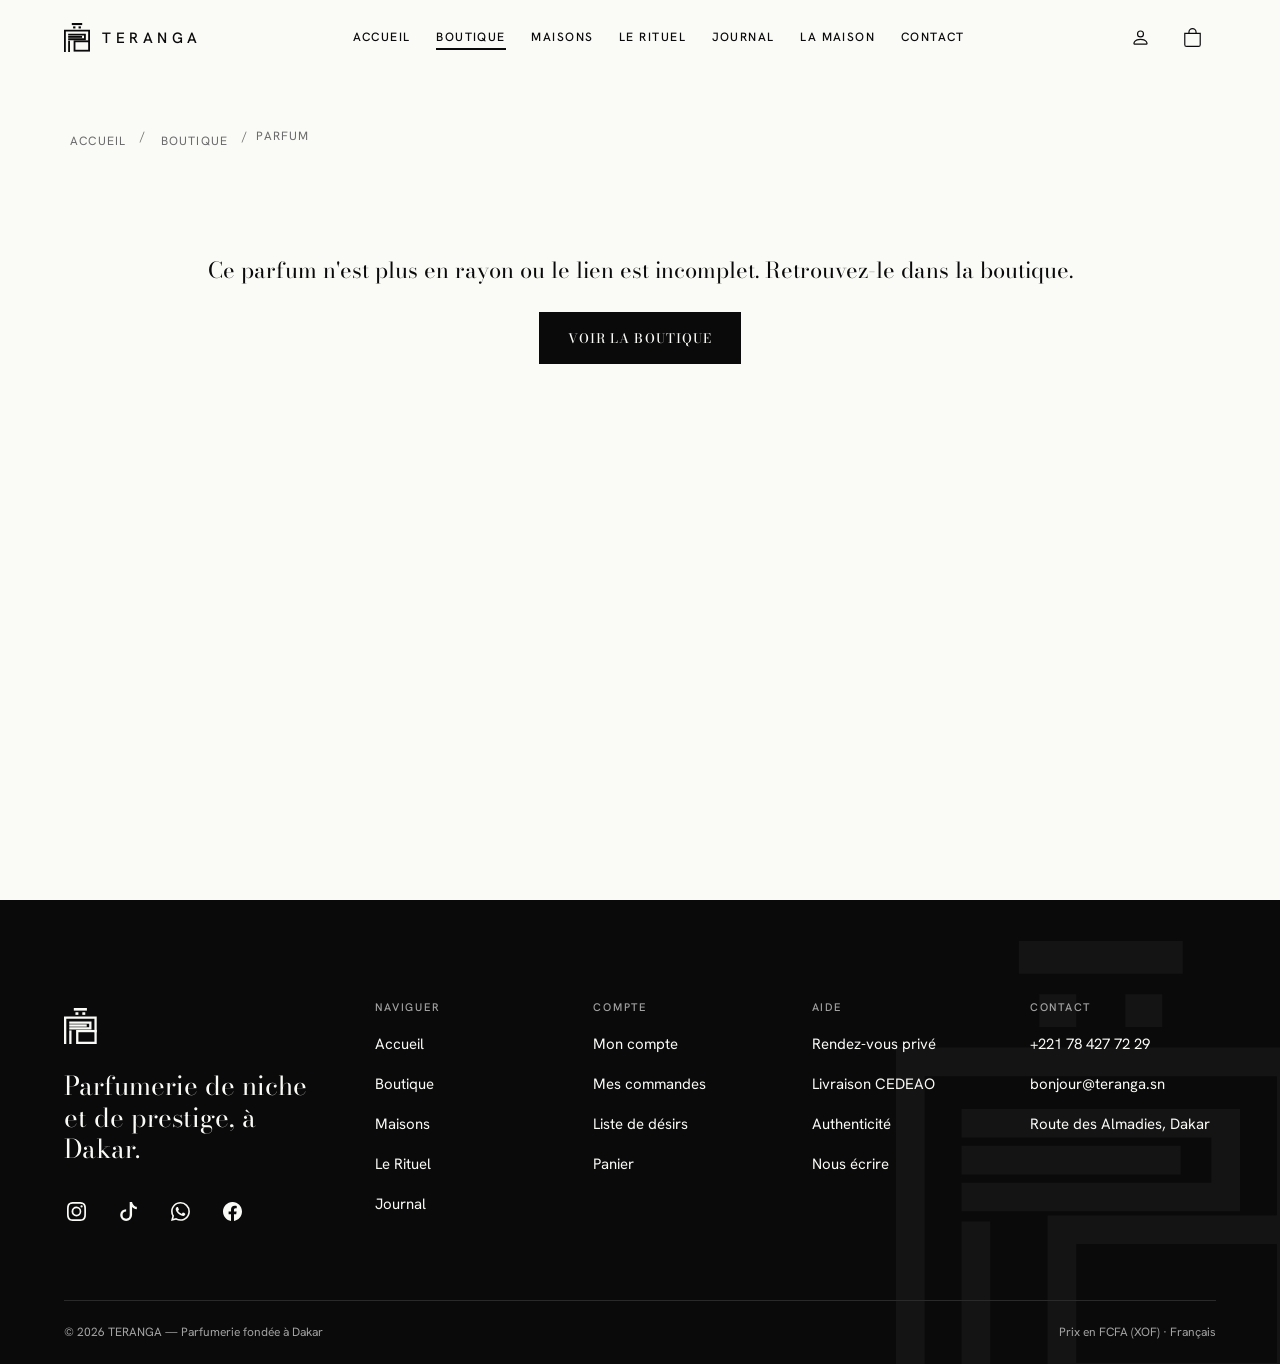
<file: parfum.html>
<!DOCTYPE html>
<html lang="fr">
<head>
<meta charset="UTF-8">
<meta name="viewport" content="width=device-width, initial-scale=1, viewport-fit=cover">
<title>Parfum — Teranga, parfumerie à Dakar</title>
<meta name="description" content="Pyramide olfactive, sillage, tenue, parfumeur et prix en FCFA. Ajoutez au panier ou réservez un essai en boutique à Dakar.">
<meta name="theme-color" content="#0A0A0A">
<link rel="icon" href="assets/favicon.svg" type="image/svg+xml">
<noscript></noscript>
<link rel="preload" href="assets/fonts/hanken-grotesk-latin-wght-normal.woff2" as="font" type="font/woff2" crossorigin>
<link rel="preload" href="assets/fonts/bodoni-moda-latin-opsz-normal.woff2" as="font" type="font/woff2" crossorigin>
<link rel="stylesheet" href="assets/css/app.css?v=20260926a">
<link rel="stylesheet" href="assets/css/pages.css?v=20260926a">
<script defer src="assets/vendor/gsap.min.js?v=20260926a"></script>
<script defer src="assets/vendor/ScrollTrigger.min.js?v=20260926a"></script>
<script defer src="assets/vendor/lenis.min.js?v=20260926a"></script>
<script defer src="assets/js/config.js?v=20260926a"></script>
<script defer src="assets/js/data.js?v=20260926a"></script>
<script defer src="assets/js/core.js?v=20260926a"></script>
<script defer src="assets/js/api.js?v=20260926a"></script>
<script defer src="assets/js/shell.js?v=20260926a"></script>
<script defer src="assets/js/product.js?v=20260926a"></script>
<script defer src="assets/js/cart.js?v=20260926a"></script>
<script defer src="assets/js/motion.js?v=20260926a"></script>
<script defer src="assets/js/pages/parfum.js?v=20260926a"></script>
<script type="speculationrules">{"prefetch":[{"where":{"and":[{"href_matches":"/*"},{"not":{"selector_matches":"[target=_blank], [rel~=nofollow]"}}]},"eagerness":"moderate"}]}</script>
</head>
<body data-page="parfum">
<a class="skip" href="#main">Aller au contenu</a>
<main id="main" class="page-top">
  <div class="wrap">
    <nav class="crumbs" aria-label="Fil d'Ariane"><a href="index.html">Accueil</a><span aria-hidden="true">/</span><a href="boutique.html">Boutique</a><span aria-hidden="true">/</span><span id="crumb" aria-current="page">Parfum</span></nav>
    <div id="pd"></div>
  </div>
  <section class="section" aria-labelledby="t-related">
    <div class="wrap">
      <div class="sec-head"><h2 class="title" id="t-related" data-split>Dans le même sillage</h2><a class="link-u" href="boutique.html">Toute la boutique <span aria-hidden="true">→</span></a></div>
      <div class="catalog" id="related" style="padding-top:0"></div>
    </div>
  </section>
</main>
</body>
</html>
</file>
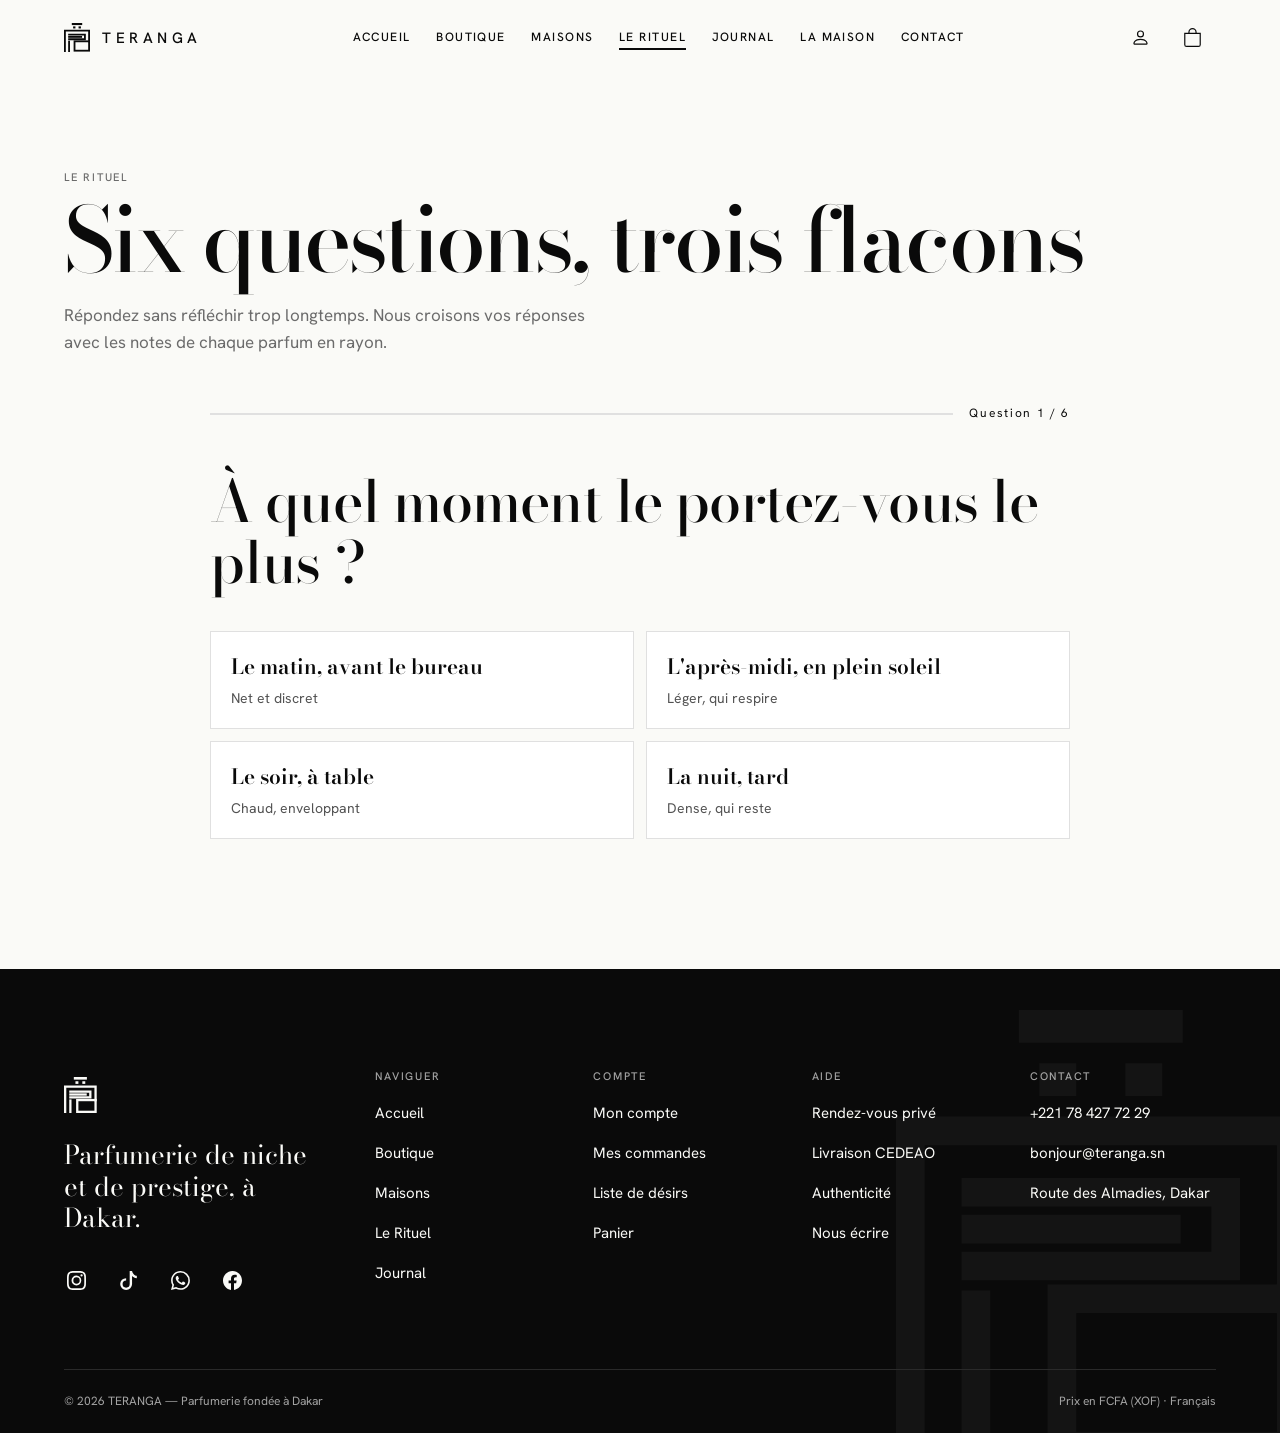
<file: rituel.html>
<!DOCTYPE html>
<html lang="fr">
<head>
<meta charset="UTF-8">
<meta name="viewport" content="width=device-width, initial-scale=1, viewport-fit=cover">
<title>Le Rituel — Votre signature en 6 questions · Teranga</title>
<meta name="description" content="Six questions sur vos moments, vos souvenirs et vos matières préférées. Nous proposons trois parfums de la boutique faits pour vous.">
<meta name="theme-color" content="#0A0A0A">
<link rel="icon" href="assets/favicon.svg" type="image/svg+xml">
<noscript></noscript>
<link rel="preload" href="assets/fonts/hanken-grotesk-latin-wght-normal.woff2" as="font" type="font/woff2" crossorigin>
<link rel="preload" href="assets/fonts/bodoni-moda-latin-opsz-normal.woff2" as="font" type="font/woff2" crossorigin>
<link rel="stylesheet" href="assets/css/app.css?v=20260926a">
<link rel="stylesheet" href="assets/css/pages.css?v=20260926a">
<script defer src="assets/vendor/gsap.min.js?v=20260926a"></script>
<script defer src="assets/vendor/ScrollTrigger.min.js?v=20260926a"></script>
<script defer src="assets/vendor/lenis.min.js?v=20260926a"></script>
<script defer src="assets/js/config.js?v=20260926a"></script>
<script defer src="assets/js/data.js?v=20260926a"></script>
<script defer src="assets/js/core.js?v=20260926a"></script>
<script defer src="assets/js/api.js?v=20260926a"></script>
<script defer src="assets/js/shell.js?v=20260926a"></script>
<script defer src="assets/js/product.js?v=20260926a"></script>
<script defer src="assets/js/cart.js?v=20260926a"></script>
<script defer src="assets/js/motion.js?v=20260926a"></script>
<script defer src="assets/js/pages/rituel.js?v=20260926a"></script>
<script type="speculationrules">{"prefetch":[{"where":{"and":[{"href_matches":"/*"},{"not":{"selector_matches":"[target=_blank], [rel~=nofollow]"}}]},"eagerness":"moderate"}]}</script>
</head>
<body data-page="rituel">
<a class="skip" href="#quiz">Aller au questionnaire</a>
<main id="main">
  <header class="page-head wrap">
    <p class="eyebrow">Le Rituel</p>
    <h1 class="mt-2">Six questions, trois flacons</h1>
    <p>Répondez sans réfléchir trop longtemps. Nous croisons vos réponses avec les notes de chaque parfum en rayon.</p>
  </header>
  <section class="wrap" aria-label="Questionnaire olfactif">
    <div class="quiz" id="quiz"></div>
  </section>
</main>
</body>
</html>
</file>
<file: assets/css/app.css>
/* =========================================================================
   TERANGA — app.css
   UI noir & blanc. Les images portent toute la couleur (jamais de filtre).
   Toutes les règles sont en @layer : le bloc « reduced motion » non layéré
   en fin de fichier l'emporte donc sans !important.
   ========================================================================= */
@layer reset, tokens, base, layout, components, utilities;

/* Lenis (défilement amorti, PC) : CSS officiel de la bibliothèque. Sans lui,
   `scroll-behavior: smooth` transformait chaque pas de Lenis en une animation
   native relancée à chaque image — la page suivait la molette ~9× trop lentement. */
html.lenis, html.lenis body { height: auto; }
.lenis.lenis-smooth { scroll-behavior: auto !important; }
.lenis.lenis-smooth [data-lenis-prevent] { overscroll-behavior: contain; }
.lenis.lenis-stopped { overflow: hidden; }
.lenis.lenis-smooth iframe { pointer-events: none; }

/* Polices auto-hébergées (sous-ensemble latin, variables) : plus de feuille
   Google Fonts bloquante ni d'aller-retour vers un autre domaine. */
@font-face { font-family: 'Bodoni Moda'; font-style: normal; font-weight: 400 900; font-display: swap; src: url('../fonts/bodoni-moda-latin-opsz-normal.woff2') format('woff2'); }
@font-face { font-family: 'Hanken Grotesk'; font-style: normal; font-weight: 100 900; font-display: swap; src: url('../fonts/hanken-grotesk-latin-wght-normal.woff2') format('woff2'); }

/* Icônes : les 15 pictogrammes Bootstrap Icons utilisés, en SVG masqué
   (remplace la police d'icônes de 130 Ko ; le balisage <i class="bi bi-…"> ne change pas). */
.bi { display: inline-block; width: 1em; height: 1em; flex: none; vertical-align: -0.125em; background: currentColor; -webkit-mask: var(--bi) center / contain no-repeat; mask: var(--bi) center / contain no-repeat; }
.bi-arrow-left { --bi: url("data:image/svg+xml,%3Csvg xmlns='http://www.w3.org/2000/svg' fill='%23000' viewBox='0 0 16 16'%3E%3Cpath fill-rule='evenodd' d='M15 8a.5.5 0 0 0-.5-.5H2.707l3.147-3.146a.5.5 0 1 0-.708-.708l-4 4a.5.5 0 0 0 0 .708l4 4a.5.5 0 0 0 .708-.708L2.707 8.5H14.5A.5.5 0 0 0 15 8'/%3E%3C/svg%3E"); }
.bi-arrow-right { --bi: url("data:image/svg+xml,%3Csvg xmlns='http://www.w3.org/2000/svg' fill='%23000' viewBox='0 0 16 16'%3E%3Cpath fill-rule='evenodd' d='M1 8a.5.5 0 0 1 .5-.5h11.793l-3.147-3.146a.5.5 0 0 1 .708-.708l4 4a.5.5 0 0 1 0 .708l-4 4a.5.5 0 0 1-.708-.708L13.293 8.5H1.5A.5.5 0 0 1 1 8'/%3E%3C/svg%3E"); }
.bi-bag { --bi: url("data:image/svg+xml,%3Csvg xmlns='http://www.w3.org/2000/svg' fill='%23000' viewBox='0 0 16 16'%3E%3Cpath d='M8 1a2.5 2.5 0 0 1 2.5 2.5V4h-5v-.5A2.5 2.5 0 0 1 8 1m3.5 3v-.5a3.5 3.5 0 1 0-7 0V4H1v10a2 2 0 0 0 2 2h10a2 2 0 0 0 2-2V4zM2 5h12v9a1 1 0 0 1-1 1H3a1 1 0 0 1-1-1z'/%3E%3C/svg%3E"); }
.bi-dash { --bi: url("data:image/svg+xml,%3Csvg xmlns='http://www.w3.org/2000/svg' fill='%23000' viewBox='0 0 16 16'%3E%3Cpath d='M4 8a.5.5 0 0 1 .5-.5h7a.5.5 0 0 1 0 1h-7A.5.5 0 0 1 4 8'/%3E%3C/svg%3E"); }
.bi-facebook { --bi: url("data:image/svg+xml,%3Csvg xmlns='http://www.w3.org/2000/svg' fill='%23000' viewBox='0 0 16 16'%3E%3Cpath d='M16 8.049c0-4.446-3.582-8.05-8-8.05C3.58 0-.002 3.603-.002 8.05c0 4.017 2.926 7.347 6.75 7.951v-5.625h-2.03V8.05H6.75V6.275c0-2.017 1.195-3.131 3.022-3.131.876 0 1.791.157 1.791.157v1.98h-1.009c-.993 0-1.303.621-1.303 1.258v1.51h2.218l-.354 2.326H9.25V16c3.824-.604 6.75-3.934 6.75-7.951'/%3E%3C/svg%3E"); }
.bi-heart { --bi: url("data:image/svg+xml,%3Csvg xmlns='http://www.w3.org/2000/svg' fill='%23000' viewBox='0 0 16 16'%3E%3Cpath d='m8 2.748-.717-.737C5.6.281 2.514.878 1.4 3.053c-.523 1.023-.641 2.5.314 4.385.92 1.815 2.834 3.989 6.286 6.357 3.452-2.368 5.365-4.542 6.286-6.357.955-1.886.838-3.362.314-4.385C13.486.878 10.4.28 8.717 2.01zM8 15C-7.333 4.868 3.279-3.04 7.824 1.143q.09.083.176.171a3 3 0 0 1 .176-.17C12.72-3.042 23.333 4.867 8 15'/%3E%3C/svg%3E"); }
.bi-heart-fill { --bi: url("data:image/svg+xml,%3Csvg xmlns='http://www.w3.org/2000/svg' fill='%23000' viewBox='0 0 16 16'%3E%3Cpath fill-rule='evenodd' d='M8 1.314C12.438-3.248 23.534 4.735 8 15-7.534 4.736 3.562-3.248 8 1.314'/%3E%3C/svg%3E"); }
.bi-instagram { --bi: url("data:image/svg+xml,%3Csvg xmlns='http://www.w3.org/2000/svg' fill='%23000' viewBox='0 0 16 16'%3E%3Cpath d='M8 0C5.829 0 5.556.01 4.703.048 3.85.088 3.269.222 2.76.42a3.9 3.9 0 0 0-1.417.923A3.9 3.9 0 0 0 .42 2.76C.222 3.268.087 3.85.048 4.7.01 5.555 0 5.827 0 8.001c0 2.172.01 2.444.048 3.297.04.852.174 1.433.372 1.942.205.526.478.972.923 1.417.444.445.89.719 1.416.923.51.198 1.09.333 1.942.372C5.555 15.99 5.827 16 8 16s2.444-.01 3.298-.048c.851-.04 1.434-.174 1.943-.372a3.9 3.9 0 0 0 1.416-.923c.445-.445.718-.891.923-1.417.197-.509.332-1.09.372-1.942C15.99 10.445 16 10.173 16 8s-.01-2.445-.048-3.299c-.04-.851-.175-1.433-.372-1.941a3.9 3.9 0 0 0-.923-1.417A3.9 3.9 0 0 0 13.24.42c-.51-.198-1.092-.333-1.943-.372C10.443.01 10.172 0 7.998 0zm-.717 1.442h.718c2.136 0 2.389.007 3.232.046.78.035 1.204.166 1.486.275.373.145.64.319.92.599s.453.546.598.92c.11.281.24.705.275 1.485.039.843.047 1.096.047 3.231s-.008 2.389-.047 3.232c-.035.78-.166 1.203-.275 1.485a2.5 2.5 0 0 1-.599.919c-.28.28-.546.453-.92.598-.28.11-.704.24-1.485.276-.843.038-1.096.047-3.232.047s-2.39-.009-3.233-.047c-.78-.036-1.203-.166-1.485-.276a2.5 2.5 0 0 1-.92-.598 2.5 2.5 0 0 1-.6-.92c-.109-.281-.24-.705-.275-1.485-.038-.843-.046-1.096-.046-3.233s.008-2.388.046-3.231c.036-.78.166-1.204.276-1.486.145-.373.319-.64.599-.92s.546-.453.92-.598c.282-.11.705-.24 1.485-.276.738-.034 1.024-.044 2.515-.045zm4.988 1.328a.96.96 0 1 0 0 1.92.96.96 0 0 0 0-1.92m-4.27 1.122a4.109 4.109 0 1 0 0 8.217 4.109 4.109 0 0 0 0-8.217m0 1.441a2.667 2.667 0 1 1 0 5.334 2.667 2.667 0 0 1 0-5.334'/%3E%3C/svg%3E"); }
.bi-list { --bi: url("data:image/svg+xml,%3Csvg xmlns='http://www.w3.org/2000/svg' fill='%23000' viewBox='0 0 16 16'%3E%3Cpath fill-rule='evenodd' d='M2.5 12a.5.5 0 0 1 .5-.5h10a.5.5 0 0 1 0 1H3a.5.5 0 0 1-.5-.5m0-4a.5.5 0 0 1 .5-.5h10a.5.5 0 0 1 0 1H3a.5.5 0 0 1-.5-.5m0-4a.5.5 0 0 1 .5-.5h10a.5.5 0 0 1 0 1H3a.5.5 0 0 1-.5-.5'/%3E%3C/svg%3E"); }
.bi-person { --bi: url("data:image/svg+xml,%3Csvg xmlns='http://www.w3.org/2000/svg' fill='%23000' viewBox='0 0 16 16'%3E%3Cpath d='M8 8a3 3 0 1 0 0-6 3 3 0 0 0 0 6m2-3a2 2 0 1 1-4 0 2 2 0 0 1 4 0m4 8c0 1-1 1-1 1H3s-1 0-1-1 1-4 6-4 6 3 6 4m-1-.004c-.001-.246-.154-.986-.832-1.664C11.516 10.68 10.289 10 8 10s-3.516.68-4.168 1.332c-.678.678-.83 1.418-.832 1.664z'/%3E%3C/svg%3E"); }
.bi-plus { --bi: url("data:image/svg+xml,%3Csvg xmlns='http://www.w3.org/2000/svg' fill='%23000' viewBox='0 0 16 16'%3E%3Cpath d='M8 4a.5.5 0 0 1 .5.5v3h3a.5.5 0 0 1 0 1h-3v3a.5.5 0 0 1-1 0v-3h-3a.5.5 0 0 1 0-1h3v-3A.5.5 0 0 1 8 4'/%3E%3C/svg%3E"); }
.bi-tiktok { --bi: url("data:image/svg+xml,%3Csvg xmlns='http://www.w3.org/2000/svg' fill='%23000' viewBox='0 0 16 16'%3E%3Cpath d='M9 0h1.98c.144.715.54 1.617 1.235 2.512C12.895 3.389 13.797 4 15 4v2c-1.753 0-3.07-.814-4-1.829V11a5 5 0 1 1-5-5v2a3 3 0 1 0 3 3z'/%3E%3C/svg%3E"); }
.bi-whatsapp { --bi: url("data:image/svg+xml,%3Csvg xmlns='http://www.w3.org/2000/svg' fill='%23000' viewBox='0 0 16 16'%3E%3Cpath d='M13.601 2.326A7.85 7.85 0 0 0 7.994 0C3.627 0 .068 3.558.064 7.926c0 1.399.366 2.76 1.057 3.965L0 16l4.204-1.102a7.9 7.9 0 0 0 3.79.965h.004c4.368 0 7.926-3.558 7.93-7.93A7.9 7.9 0 0 0 13.6 2.326zM7.994 14.521a6.6 6.6 0 0 1-3.356-.92l-.24-.144-2.494.654.666-2.433-.156-.251a6.56 6.56 0 0 1-1.007-3.505c0-3.626 2.957-6.584 6.591-6.584a6.56 6.56 0 0 1 4.66 1.931 6.56 6.56 0 0 1 1.928 4.66c-.004 3.639-2.961 6.592-6.592 6.592m3.615-4.934c-.197-.099-1.17-.578-1.353-.646-.182-.065-.315-.099-.445.099-.133.197-.513.646-.627.775-.114.133-.232.148-.43.05-.197-.1-.836-.308-1.592-.985-.59-.525-.985-1.175-1.103-1.372-.114-.198-.011-.304.088-.403.087-.088.197-.232.296-.346.1-.114.133-.198.198-.33.065-.134.034-.248-.015-.347-.05-.099-.445-1.076-.612-1.47-.16-.389-.323-.335-.445-.34-.114-.007-.247-.007-.38-.007a.73.73 0 0 0-.529.247c-.182.198-.691.677-.691 1.654s.71 1.916.81 2.049c.098.133 1.394 2.132 3.383 2.992.47.205.84.326 1.129.418.475.152.904.129 1.246.08.38-.058 1.171-.48 1.338-.943.164-.464.164-.86.114-.943-.049-.084-.182-.133-.38-.232'/%3E%3C/svg%3E"); }
.bi-x { --bi: url("data:image/svg+xml,%3Csvg xmlns='http://www.w3.org/2000/svg' fill='%23000' viewBox='0 0 16 16'%3E%3Cpath d='M4.646 4.646a.5.5 0 0 1 .708 0L8 7.293l2.646-2.647a.5.5 0 0 1 .708.708L8.707 8l2.647 2.646a.5.5 0 0 1-.708.708L8 8.707l-2.646 2.647a.5.5 0 0 1-.708-.708L7.293 8 4.646 5.354a.5.5 0 0 1 0-.708'/%3E%3C/svg%3E"); }
.bi-x-lg { --bi: url("data:image/svg+xml,%3Csvg xmlns='http://www.w3.org/2000/svg' fill='%23000' viewBox='0 0 16 16'%3E%3Cpath d='M2.146 2.854a.5.5 0 1 1 .708-.708L8 7.293l5.146-5.147a.5.5 0 0 1 .708.708L8.707 8l5.147 5.146a.5.5 0 0 1-.708.708L8 8.707l-5.146 5.147a.5.5 0 0 1-.708-.708L7.293 8z'/%3E%3C/svg%3E"); }

/* ============================== TOKENS ============================== */
@layer tokens {
  :root {
    --ink: #0A0A0A;
    --paper: #FAFAF7;
    --white: #FFFFFF;
    --gray-90: #1A1A1A;
    --gray-70: #3D3D3D;
    --gray-50: #6B6B6B;
    --gray-30: #A3A3A3;
    --gray-15: #C4C4C4;
    --gray-08: #E0E0E0;
    --gray-05: #EDEDED;
    --gray-03: #F3F3F0;
    --error: #B3261E;            /* retour d'erreur uniquement */

    --stroke: 2px;               /* épaisseur du trait du logo */
    --line: 1px solid var(--gray-08);

    --bg: var(--paper);
    --text: var(--ink);
    --muted: var(--gray-50);
    --surface: var(--gray-03);

    --font-display: 'Bodoni Moda', 'Didot', 'Bodoni 72', Georgia, serif;
    --font-sans: 'Hanken Grotesk', system-ui, -apple-system, 'Segoe UI', sans-serif;

    --space-1: 4px; --space-2: 8px; --space-3: 16px; --space-4: 24px;
    --space-5: 40px; --space-6: 64px; --space-7: 96px; --space-8: 160px;

    --gutter: 32px;
    --pad: clamp(20px, 5vw, 96px);
    --maxw: 1440px;
    --header-h: 76px;

    --ease-out: cubic-bezier(0.16, 1, 0.3, 1);
    --ease-in-out: cubic-bezier(0.83, 0, 0.17, 1);
    --t-micro: 150ms;
    --t-hover: 250ms;
    --t-std: 400ms;
    --t-cine: 900ms;

    --shadow-lift: 0 22px 40px -24px rgba(10, 10, 10, 0.35);
    color-scheme: light;
  }
  [data-theme="dark"] {
    --bg: var(--ink);
    --text: var(--paper);
    --muted: var(--gray-30);
    --surface: var(--gray-90);
    --line: 1px solid #2A2A2A;
  }
}

/* ============================== RESET ============================== */
@layer reset {
  *, *::before, *::after { box-sizing: border-box; margin: 0; padding: 0; }
  html { -webkit-text-size-adjust: 100%; text-size-adjust: 100%; }
  html, body { overflow-x: clip; }
  img, svg, video, canvas { display: block; max-width: 100%; }
  img { height: auto; }
  input, button, textarea, select { font: inherit; color: inherit; }
  button { background: none; border: 0; cursor: pointer; }
  a { color: inherit; text-decoration: none; }
  ul, ol { list-style: none; }
  fieldset { border: 0; min-width: 0; }
}

/* ============================== BASE ============================== */
@layer base {
  html { scroll-behavior: smooth; }
  html.is-locked, html.is-locked body { overflow: hidden; }
  /* Le contenu des pages est rendu en JS : sans hauteur réservée, le pied de
     page s'affiche d'abord en haut puis saute plus bas (décalage de mise en page). */
  main { min-height: 100vh; min-height: 100svh; }
  body {
    font-family: var(--font-sans);
    font-size: 16px;
    line-height: 1.6;
    font-weight: 400;
    color: var(--text);
    background: var(--bg);
    -webkit-font-smoothing: antialiased;
    padding-bottom: env(safe-area-inset-bottom);
  }
  @media (min-width: 768px) { body { font-size: 17px; } }

  h1, h2, h3, h4 { font-family: var(--font-display); font-weight: 500; line-height: 1.02; letter-spacing: -0.015em; }
  .display { font-family: var(--font-display); font-weight: 500; font-size: clamp(3rem, 8vw, 7.5rem); line-height: 0.95; letter-spacing: -0.03em; }
  .title { font-size: clamp(2.2rem, 4.6vw, 4rem); }
  .eyebrow {
    font-family: var(--font-sans); font-size: 11px; font-weight: 500;
    letter-spacing: 0.16em; text-transform: uppercase; color: var(--muted);
  }
  .lead { font-family: var(--font-display); font-size: clamp(1.5rem, 2.8vw, 2.25rem); line-height: 1.2; font-weight: 400; }
  .muted { color: var(--muted); }
  .price { font-variant-numeric: tabular-nums; font-weight: 500; letter-spacing: 0.01em; white-space: nowrap; }

  :focus-visible { outline: var(--stroke) solid var(--text); outline-offset: 4px; }
  ::selection { background: var(--ink); color: var(--paper); }

  /* Transitions de page (Chrome/Edge 126+) ; ailleurs, fondu CSS */
  @view-transition { navigation: auto; }
  ::view-transition-old(root), ::view-transition-new(root) { animation-duration: 400ms; }
  @supports not (view-transition-name: none) {
    body { animation: page-in 400ms var(--ease-out) both; }
  }
  @keyframes page-in { from { opacity: 0; transform: translateY(20px); } }
}

/* ============================== LAYOUT ============================== */
@layer layout {
  .wrap { width: 100%; max-width: var(--maxw); margin-inline: auto; padding-inline: var(--pad); }
  .section { padding-block: clamp(64px, 10vw, 140px); position: relative; content-visibility: auto; contain-intrinsic-size: auto 600px; }
  .section--tight { padding-block: clamp(40px, 6vw, 80px); }
  .sec-head { display: flex; justify-content: space-between; align-items: flex-end; gap: var(--space-4); flex-wrap: wrap; margin-bottom: clamp(28px, 4vw, 56px); }
  .sec-head .title { max-width: 16ch; }
  .page-top { padding-top: calc(var(--header-h) + clamp(24px, 4vw, 56px)); }
}

/* ============================== COMPONENTS ============================== */
@layer components {

  /* ---------- Lien d'évitement ---------- */
  .skip { position: fixed; top: 8px; left: 8px; z-index: 500; background: var(--ink); color: var(--paper); padding: 12px 18px; transform: translateY(-160%); transition: transform var(--t-micro); }
  .skip:focus { transform: none; }

  /* ---------- Boutons ---------- */
  .btn {
    display: inline-flex; align-items: center; justify-content: center; gap: 10px;
    min-height: 52px; padding: 14px 28px;
    font-size: 13px; font-weight: 500; letter-spacing: 0.08em; text-transform: uppercase;
    background: var(--text); color: var(--bg); border: 1px solid var(--text);
    transition: background var(--t-hover) var(--ease-out), color var(--t-hover) var(--ease-out), transform var(--t-micro) var(--ease-out);
  }
  .btn:hover { background: transparent; color: var(--text); }
  .btn:active { transform: scale(0.98); }
  .btn[disabled] { opacity: 0.4; cursor: not-allowed; }
  .btn--ghost { background: transparent; color: var(--text); }
  .btn--ghost:hover { background: var(--text); color: var(--bg); }
  .btn--block { width: 100%; }
  .btn--light { background: var(--paper); color: var(--ink); border-color: var(--paper); }
  .btn--light:hover { background: transparent; color: var(--paper); }

  /* Lien : trait tiré depuis la gauche, 250 ms, rien d'autre */
  .link-u { position: relative; display: inline-flex; align-items: center; gap: 8px; min-height: 48px; font-size: 13px; font-weight: 500; letter-spacing: 0.08em; text-transform: uppercase; }
  .link-u::after { content: ''; position: absolute; left: 0; right: 0; bottom: 10px; height: 1px; background: currentColor; transform: scaleX(0); transform-origin: left; transition: transform var(--t-hover) var(--ease-out); }
  .link-u:hover::after, .link-u:focus-visible::after { transform: scaleX(1); }

  /* ---------- En-tête ---------- */
  .site-header {
    position: fixed; inset: 0 0 auto 0; z-index: 100; height: var(--header-h);
    display: flex; align-items: center; color: var(--ink);
    transition: background var(--t-std) var(--ease-out), color var(--t-std) var(--ease-out), border-color var(--t-std);
    border-bottom: 1px solid transparent;
  }
  .site-header .wrap { display: grid; grid-template-columns: auto 1fr auto; align-items: center; gap: var(--space-4); }
  /* Fond papier plein, sans flou d'arrière-plan : le flou était recalculé à
     chaque image de défilement (coûteux sur PC) et virait au gris terne en
     passant sur le pied de page noir. */
  .site-header.is-scrolled {
    background: var(--paper);
    border-bottom-color: var(--gray-08);
  }
  .site-header.is-over-hero { color: var(--paper); background: transparent; border-bottom-color: transparent; backdrop-filter: none; -webkit-backdrop-filter: none; }
  .brand { display: inline-flex; align-items: center; gap: 12px; min-height: 48px; }
  .brand svg { width: 26px; height: auto; }
  .brand__name { font-size: 15px; font-weight: 500; letter-spacing: 0.3em; text-transform: uppercase; }
  .nav { display: flex; justify-content: center; gap: clamp(14px, 2vw, 30px); }
  .nav a { position: relative; display: inline-flex; align-items: center; min-height: 48px; font-size: 12px; font-weight: 500; letter-spacing: 0.12em; text-transform: uppercase; }
  .nav a::after { content: ''; position: absolute; left: 0; right: 0; bottom: 12px; height: var(--stroke); background: currentColor; transform: scaleX(0); transform-origin: left; transition: transform var(--t-hover) var(--ease-out); }
  .nav a:hover::after, .nav a[aria-current="page"]::after { transform: scaleX(1); }
  .header-actions { display: flex; align-items: center; gap: 4px; justify-self: end; }
  .icon-btn { position: relative; width: 48px; height: 48px; display: grid; place-items: center; font-size: 19px; transition: opacity var(--t-micro); }
  .icon-btn:hover { opacity: 0.6; }
  .cart-count {
    position: absolute; top: 6px; right: 4px; min-width: 18px; height: 18px; padding: 0 5px;
    display: grid; place-items: center; border-radius: 9px;
    background: currentColor; font-size: 10px; font-weight: 600; font-variant-numeric: tabular-nums;
  }
  .cart-count[hidden] { display: none; }
  .cart-count > span { color: var(--paper); }
  .site-header.is-over-hero .cart-count > span { color: var(--ink); }
  .burger { display: none; }
  @media (max-width: 1080px) { .nav { display: none; } .burger { display: grid; } .site-header .wrap { grid-template-columns: auto 1fr; } }

  /* ---------- Menu plein écran ---------- */
  .menu {
    position: fixed; inset: 0; z-index: 150; background: var(--ink); color: var(--paper);
    display: flex; flex-direction: column; justify-content: center; padding: var(--pad);
    clip-path: inset(0 0 100% 0); visibility: hidden;
    transition: clip-path 700ms var(--ease-in-out), visibility 0s 700ms;
  }
  .menu.is-open { clip-path: inset(0 0 0 0); visibility: visible; transition: clip-path 700ms var(--ease-in-out), visibility 0s; }
  .menu__close { position: absolute; top: 14px; right: var(--pad); }
  .menu__links a { display: block; overflow: hidden; font-family: var(--font-display); font-size: clamp(2.2rem, 8vw, 4.5rem); line-height: 1.12; }
  .menu__links a span { display: inline-block; transform: translateY(105%); transition: transform 700ms var(--ease-out); }
  .menu.is-open .menu__links a span { transform: none; }
  .menu.is-open .menu__links li:nth-child(2) span { transition-delay: 40ms; }
  .menu.is-open .menu__links li:nth-child(3) span { transition-delay: 80ms; }
  .menu.is-open .menu__links li:nth-child(4) span { transition-delay: 120ms; }
  .menu.is-open .menu__links li:nth-child(5) span { transition-delay: 160ms; }
  .menu.is-open .menu__links li:nth-child(6) span { transition-delay: 200ms; }
  .menu.is-open .menu__links li:nth-child(7) span { transition-delay: 240ms; }
  .menu__links a[aria-current="page"] { text-decoration: underline; text-decoration-thickness: var(--stroke); text-underline-offset: 0.18em; }
  .menu__meta { margin-top: var(--space-5); display: flex; flex-wrap: wrap; gap: var(--space-2) var(--space-5); color: var(--gray-30); font-size: 14px; }

  /* ---------- Chargement ---------- */
  .loader { position: fixed; inset: 0; z-index: 400; display: grid; place-items: center; background: var(--ink); transition: opacity 500ms var(--ease-out), visibility 0s 500ms; }
  .loader.is-done { opacity: 0; visibility: hidden; }
  .loader svg { width: 72px; }
  .loader .lg-stroke { fill: none; stroke: var(--paper); stroke-width: 7; stroke-dasharray: 400; stroke-dashoffset: 400; animation: draw 1.4s var(--ease-in-out) forwards; }
  .loader .lg-fill { fill: var(--paper); opacity: 0; animation: fade-in 0.4s 1s forwards; }
  .loader svg { color: var(--paper); }
  @keyframes draw { to { stroke-dashoffset: 0; } }
  @keyframes fade-in { to { opacity: 1; } }

  /* ---------- Navigateur-labyrinthe (signature, marge gauche, grands écrans) ---------- */
  .labyrinth { position: fixed; top: 0; left: 0; bottom: 0; width: 44px; z-index: 90; pointer-events: none; mix-blend-mode: difference; opacity: 0; transition: opacity var(--t-std); }
  .labyrinth.is-on { opacity: 1; }
  .labyrinth svg { width: 100%; height: 100%; }
  .labyrinth path { fill: none; stroke: #fff; stroke-width: 1.5; }
  .labyrinth rect { fill: #fff; }
  @media (max-width: 1199px) { .labyrinth { display: none; } }

  /* Carte en attente de révélation : encore transparente, donc inerte.
     On n'utilise surtout pas `visibility: hidden` ici — cela empêcherait le
     navigateur de télécharger les images `loading="lazy"` qu'elle contient. */
  .is-rv { pointer-events: none; }

  /* ---------- Carte produit (la carte EST le lien) ---------- */
  .p-card { position: relative; display: flex; flex-direction: column; background: var(--white); transition: box-shadow var(--t-std) var(--ease-out), transform var(--t-std) var(--ease-out); }
  .p-card:hover { box-shadow: var(--shadow-lift); transform: translateY(-3px); }
  .p-card__link { display: flex; flex-direction: column; flex: 1; }
  .p-card__media { position: relative; aspect-ratio: 3 / 4; overflow: hidden; background: var(--surface); }
  .p-card__media img { width: 100%; height: 100%; object-fit: cover; transition: transform 700ms var(--ease-out); }
  .p-card__media.is-pack { background: var(--white); }
  .p-card__media.is-pack img { object-fit: contain; padding: 8%; }
  .p-card:hover .p-card__media img { transform: scale(1.03); }
  .p-card__cta {
    position: absolute; left: 0; right: 0; bottom: 0; padding: 14px 16px;
    background: var(--ink); color: var(--paper); font-size: 12px; font-weight: 500; letter-spacing: 0.12em; text-transform: uppercase;
    transform: translateY(101%); transition: transform var(--t-std) var(--ease-out);
  }
  .p-card:hover .p-card__cta, .p-card__link:focus-visible .p-card__cta { transform: none; }
  .p-card__body { padding: 18px 18px 22px; display: flex; flex-direction: column; gap: 4px; flex: 1; }
  .p-card__maison { font-size: 11px; font-weight: 500; letter-spacing: 0.14em; text-transform: uppercase; color: var(--gray-50); }
  .p-card__name { font-family: var(--font-display); font-size: 22px; font-weight: 600; line-height: 1.1; }
  .p-card__notes { font-size: 13px; color: var(--gray-50); line-height: 1.45; }
  .p-card__price { margin-top: auto; padding-top: 12px; font-size: 15px; }
  .p-card__wish {
    position: absolute; top: 8px; right: 8px; z-index: 2; width: 48px; height: 48px;
    display: grid; place-items: center; font-size: 18px; color: var(--ink);
    background: rgba(250, 250, 247, 0.9); border-radius: 50%;
    transition: transform var(--t-micro) var(--ease-out);
  }
  .p-card__wish:active { transform: scale(0.9); }

  /* Densité = concentration (détail discret) */
  .p-card[data-conc^="Extrait"] .p-card__name { letter-spacing: -0.03em; }
  .p-card[data-conc^="Eau de Toilette"] .p-card__name { letter-spacing: 0.01em; }

  /* Variante paysage (rail « Nouveautés ») */
  .p-card--row { flex-direction: row; min-width: min(560px, 84vw); }
  .p-card--row .p-card__link { flex-direction: row; }
  .p-card--row .p-card__media { width: 44%; flex: none; aspect-ratio: auto; min-height: 280px; }
  .p-card--row .p-card__body { justify-content: center; padding: 24px; }
  .p-card--row .p-card__name { font-size: 26px; }

  /* ---------- Pastilles (filtres, tailles) ---------- */
  .pill {
    flex: none; display: inline-flex; align-items: center; gap: 8px; min-height: 44px; padding: 0 18px;
    border: 1px solid var(--gray-15); border-radius: 999px; background: transparent;
    font-size: 13px; font-weight: 500; white-space: nowrap;
    transition: background var(--t-hover), color var(--t-hover), border-color var(--t-hover);
  }
  .pill:hover { border-color: var(--ink); }
  .pill[aria-pressed="true"], .pill.is-on { background: var(--ink); color: var(--paper); border-color: var(--ink); }

  /* ---------- Champs (soulignés, sans boîte) ---------- */
  .field { display: flex; flex-direction: column; gap: 4px; }
  .field label, .field .label { font-size: 11px; font-weight: 500; letter-spacing: 0.12em; text-transform: uppercase; color: var(--gray-50); }
  .field input, .field select, .field textarea {
    width: 100%; min-height: 48px; padding: 10px 0; background: transparent; color: var(--text);
    border: 0; border-bottom: 1px solid var(--gray-15); border-radius: 0;
    transition: border-color var(--t-hover);
  }
  .field textarea { min-height: 96px; resize: vertical; line-height: 1.5; }
  .field input::placeholder, .field textarea::placeholder { color: var(--gray-30); }
  .field input:focus, .field select:focus, .field textarea:focus { outline: none; border-bottom: var(--stroke) solid var(--text); }
  .field select { appearance: none; background-image: linear-gradient(45deg, transparent 50%, currentColor 50%), linear-gradient(135deg, currentColor 50%, transparent 50%); background-position: calc(100% - 12px) 22px, calc(100% - 7px) 22px; background-size: 5px 5px; background-repeat: no-repeat; padding-right: 28px; }
  .field [aria-invalid="true"] { border-bottom: var(--stroke) solid var(--error); }
  .field .err { min-height: 18px; font-size: 12px; color: var(--error); }
  .form-row { display: grid; grid-template-columns: 1fr 1fr; gap: 12px 20px; }
  @media (max-width: 520px) { .form-row { grid-template-columns: 1fr; } }

  /* Boutons radio personnalisés (cercle rempli noir) */
  .choice { position: relative; display: flex; align-items: center; gap: 14px; min-height: 52px; padding: 10px 14px; border: 1px solid var(--gray-08); cursor: pointer; transition: border-color var(--t-hover); }
  .choice:hover { border-color: var(--gray-30); }
  .choice input { position: absolute; opacity: 0; width: 1px; height: 1px; }
  .choice__dot { flex: none; width: 20px; height: 20px; border: 1.5px solid var(--ink); border-radius: 50%; display: grid; place-items: center; }
  .choice__dot::after { content: ''; width: 10px; height: 10px; border-radius: 50%; background: var(--ink); transform: scale(0); transition: transform var(--t-micro) var(--ease-out); }
  .choice input:checked ~ .choice__dot::after { transform: scale(1); }
  .choice:has(input:checked) { border-color: var(--ink); }
  .choice input:focus-visible ~ .choice__dot { outline: var(--stroke) solid var(--ink); outline-offset: 3px; }
  .choice__label { font-weight: 500; }
  .choice__hint { font-size: 12px; color: var(--gray-50); margin-left: auto; }

  /* ---------- Tiroir panier ---------- */
  .scrim { position: fixed; inset: 0; z-index: 180; background: rgba(0, 0, 0, 0.5); backdrop-filter: blur(4px); -webkit-backdrop-filter: blur(4px); opacity: 0; visibility: hidden; transition: opacity var(--t-std), visibility 0s var(--t-std); }
  .scrim.is-open { opacity: 1; visibility: visible; transition: opacity var(--t-std); }
  .drawer {
    position: fixed; top: 0; right: 0; bottom: 0; z-index: 190; width: min(480px, 92vw);
    display: flex; flex-direction: column; background: var(--paper); color: var(--ink);
    transform: translateX(100%); visibility: hidden;
    transition: transform 400ms var(--ease-out), visibility 0s 400ms;
  }
  .drawer.is-open { transform: none; visibility: visible; transition: transform 400ms var(--ease-out); }
  .drawer__head { display: flex; align-items: center; justify-content: space-between; gap: 12px; padding: 12px 12px 12px 24px; border-bottom: var(--line); }
  .drawer__title { font-family: var(--font-display); font-size: 24px; font-weight: 500; }
  .drawer__title small { font-family: var(--font-sans); font-size: 13px; color: var(--gray-50); margin-left: 6px; }
  .drawer__body { flex: 1; overflow-y: auto; overscroll-behavior: contain; padding: 8px 24px 24px; }
  .drawer__foot { padding: 16px 24px calc(16px + env(safe-area-inset-bottom)); border-top: var(--line); background: var(--paper); }

  /* Lignes du panier — image, identité, prix unitaire, quantité, total ligne */
  .cart-list { list-style: none; }
  .ci { display: grid; grid-template-columns: 88px minmax(0, 1fr) auto; gap: 18px; padding: 20px 0; border-bottom: var(--line); align-items: start;
        transition: opacity 220ms var(--ease-out), transform 220ms var(--ease-out); }
  .ci.is-leaving { opacity: 0; transform: translateX(16px); }
  .ci__media { display: block; }
  .ci__img { width: 88px; height: 110px; object-fit: cover; background: var(--gray-03); }
  .ci__img.is-pack { object-fit: contain; background: var(--white); }
  .ci__img.is-missing { visibility: visible; }
  .ci__info { min-width: 0; }
  .ci__maison { font-size: 10px; font-weight: 500; letter-spacing: 0.16em; text-transform: uppercase; color: var(--gray-50); }
  .ci__name { font-family: var(--font-display); font-size: 19px; font-weight: 500; line-height: 1.15; margin-top: 4px; }
  .ci__name a { background: linear-gradient(currentColor, currentColor) 0 100% / 0 1px no-repeat; transition: background-size var(--t-hover) var(--ease-out); }
  .ci__name a:hover { background-size: 100% 1px; }
  .ci__meta { font-size: 13px; color: var(--gray-50); margin-top: 4px; font-variant-numeric: tabular-nums; }
  .ci__row { display: flex; align-items: center; flex-wrap: wrap; gap: 8px 18px; margin-top: 14px; }
  .ci__total { font-size: 15px; text-align: right; padding-top: 2px; }
  .ci__remove { min-height: 44px; font-size: 12px; letter-spacing: 0.08em; text-transform: uppercase; color: var(--gray-50);
                background: linear-gradient(currentColor, currentColor) 0 calc(100% - 12px) / 100% 1px no-repeat; transition: color var(--t-hover); }
  .ci__remove:hover { color: var(--ink); }
  @media (max-width: 420px) {
    .ci { grid-template-columns: 72px minmax(0, 1fr); gap: 14px; }
    .ci__img { width: 72px; height: 90px; }
    .ci__total { grid-column: 2; text-align: left; padding: 0; margin-top: -6px; }
  }

  /* Sélecteur de quantité (panier, fiche produit) */
  .qty { display: inline-flex; align-items: center; border: 1px solid var(--gray-15); transition: border-color var(--t-hover); }
  .qty:hover, .qty:focus-within { border-color: var(--ink); }
  .qty button { width: 44px; height: 44px; display: grid; place-items: center; font-size: 16px; transition: background var(--t-micro), opacity var(--t-micro); }
  .qty button:hover:not([disabled]) { background: var(--gray-03); }
  .qty button:active:not([disabled]) { background: var(--gray-05); }
  .qty button[disabled] { opacity: 0.25; cursor: not-allowed; }
  .qty button:focus-visible { outline-offset: -2px; }
  .qty output { min-width: 32px; text-align: center; font-variant-numeric: tabular-nums; font-weight: 500; }

  /* Récapitulatif du panier */
  .cart-sum { display: grid; gap: 10px; }
  .cart-sum__row { display: flex; justify-content: space-between; align-items: baseline; gap: 12px; font-size: 15px; }
  .cart-sum__row .price { font-size: 20px; }
  .cart-sum__note { font-size: 12px; color: var(--gray-50); margin-bottom: 6px; }
  .cart-sum__back { justify-self: center; margin-top: 12px; min-height: 44px; }
  .drawer__foot:has(.cart-sum) { display: grid; }

  /* Panier vide : une phrase, une porte de sortie */
  .cart-empty { display: grid; justify-items: center; text-align: center; gap: 12px; padding: clamp(56px, 12vh, 120px) 8px; }
  .cart-empty__title { font-family: var(--font-display); font-size: clamp(26px, 3vw, 34px); line-height: 1.1; }
  .cart-empty__text { color: var(--gray-50); max-width: 30ch; margin-bottom: 14px; }
  .cart-count.is-bump { animation: bump 420ms var(--ease-out); }
  @keyframes bump { 40% { transform: scale(1.35); } }

  .summary { padding: 18px 0 6px; }
  .summary__row { display: flex; justify-content: space-between; gap: 12px; padding: 5px 0; font-size: 14px; }
  .summary__row--total { margin-top: 8px; padding-top: 14px; border-top: 1px solid var(--ink); font-size: 18px; font-weight: 600; }

  /* Sections dépliables (natives <details>) */
  .step { border-top: var(--line); }
  .step:last-of-type { border-bottom: var(--line); }
  .step > summary { list-style: none; display: flex; align-items: center; gap: 12px; min-height: 60px; cursor: pointer; font-weight: 500; }
  .step > summary::-webkit-details-marker { display: none; }
  .step > summary .bi { font-size: 18px; }
  .step > summary .step__state { margin-left: auto; font-size: 12px; font-weight: 400; color: var(--gray-50); max-width: 45%; text-align: right; overflow: hidden; text-overflow: ellipsis; white-space: nowrap; }
  .step > summary::after { content: ''; width: 9px; height: 9px; border-right: 1.5px solid currentColor; border-bottom: 1.5px solid currentColor; transform: rotate(45deg) translateY(-3px); transition: transform var(--t-hover) var(--ease-out); flex: none; }
  .step[open] > summary::after { transform: rotate(-135deg) translateX(-2px); }
  .step__body { display: grid; gap: 14px; padding: 4px 0 24px; }
  .step.has-error > summary { color: var(--error); }
  .note { font-size: 13px; line-height: 1.5; color: var(--gray-70); padding: 12px 14px; background: var(--gray-03); border-left: var(--stroke) solid var(--ink); }

  .empty { padding: 56px 0; text-align: center; }
  .empty p { color: var(--gray-50); margin-bottom: 20px; }

  /* Confirmation */
  .done { text-align: center; padding: 32px 0; }
  .done svg { width: 64px; height: 64px; margin: 0 auto 16px; }
  .done svg path, .done svg circle { fill: none; stroke: var(--ink); stroke-width: 1.5; }
  .done .check { stroke-dasharray: 60; stroke-dashoffset: 60; animation: draw 700ms 200ms var(--ease-out) forwards; }
  .done__ref { font-family: var(--font-display); font-size: 28px; margin: 6px 0 12px; }
  .done dl { text-align: left; margin: 20px 0; border-top: var(--line); }
  .done dl div { display: flex; justify-content: space-between; gap: 16px; padding: 10px 0; border-bottom: var(--line); font-size: 14px; }
  .done dt { color: var(--gray-50); }
  .done dd { text-align: right; font-weight: 500; }

  /* ---------- Fiche produit (page dediee) ---------- */
  .pd { display: grid; grid-template-columns: minmax(0, 1.05fr) minmax(0, 1fr); align-items: start; }
  .pd__gallery { position: sticky; top: 0; padding: clamp(16px, 2.5vw, 32px); display: flex; flex-direction: column; gap: 12px; }
  .page-top .pd__gallery { top: calc(var(--header-h) + 12px); padding-left: 0; }
  .pd__main { position: relative; aspect-ratio: 4 / 5; overflow: hidden; background: var(--surface); }
  .pd__main.is-pack { background: var(--white); }
  .pd__main img { width: 100%; height: 100%; object-fit: cover; transition: transform var(--t-std) var(--ease-out); }
  .pd__main { cursor: zoom-in; }
  .pd__main.is-pack img { object-fit: contain; padding: 6%; }
  .pd__thumbs { display: flex; gap: 10px; }
  .pd__thumb { width: 72px; height: 88px; padding: 0; border: 1px solid var(--gray-08); background: var(--white); overflow: hidden; }
  .pd__thumb img { width: 100%; height: 100%; object-fit: cover; }
  .pd__thumb[aria-pressed="true"] { border: var(--stroke) solid var(--ink); }
  .pd__info { padding: clamp(24px, 4vw, 56px) clamp(20px, 4vw, 56px) clamp(32px, 4vw, 64px); display: flex; flex-direction: column; gap: 18px; }
  .pd__maison { display: inline-flex; align-items: center; gap: 10px; min-height: 44px; font-size: 12px; font-weight: 500; letter-spacing: 0.14em; text-transform: uppercase; color: var(--gray-50); }
  .pd__maison img { width: 40px; height: 40px; object-fit: contain; border: var(--line); background: var(--white); }
  .pd__maison:hover { color: var(--ink); }
  .pd__name { font-size: clamp(2.2rem, 4.2vw, 3.6rem); font-weight: 600; }
  .pd__conc { font-size: 14px; color: var(--gray-50); }
  .pd__price { font-size: 26px; font-weight: 600; font-variant-numeric: tabular-nums; }
  .pd__sizes { display: flex; flex-wrap: wrap; gap: 8px; }
  .pd__buy { display: flex; gap: 12px; align-items: stretch; }
  .pd__buy .qty { flex: none; }
  .pd__buy .qty button { height: 52px; }
  .pd__buy .btn { flex: 1; padding-inline: 16px; white-space: nowrap; }
  .pd__desc { font-family: var(--font-display); font-size: 20px; line-height: 1.45; }
  .pd__h { font-size: 11px; font-weight: 500; letter-spacing: 0.16em; text-transform: uppercase; color: var(--gray-50); margin-bottom: 10px; font-family: var(--font-sans); }
  .pyr { display: grid; gap: 14px; }
  .pyr__row { border-left: var(--stroke) solid var(--ink); padding: 2px 0 2px 16px; }
  .pyr__row dt { font-size: 11px; font-weight: 500; letter-spacing: 0.14em; text-transform: uppercase; color: var(--gray-50); }
  .pyr__row dd { font-family: var(--font-display); font-size: 19px; line-height: 1.35; }
  .specs { width: 100%; border-collapse: collapse; font-size: 14px; }
  .specs th, .specs td { padding: 11px 0; border-bottom: var(--line); text-align: left; vertical-align: middle; }
  .specs th { width: 34%; font-weight: 400; color: var(--gray-50); }
  .meter { display: inline-flex; gap: 3px; vertical-align: middle; margin-right: 10px; }
  .meter i { width: 16px; height: 6px; background: var(--gray-08); }
  .meter i.on { background: var(--ink); }
  .meter i.half { background: linear-gradient(90deg, var(--ink) 50%, var(--gray-08) 50%); }
  .pd__sticky { display: none; }
  @media (max-width: 860px) {
    .pd { grid-template-columns: 1fr; }
    .pd__gallery { position: relative; top: 0; padding: 0; }
    .page-top .pd__gallery { top: 0; padding: 0; }
    .pd__main { aspect-ratio: 1 / 1; }
    .pd__thumbs { padding: 0 16px; }
    .pd__sticky { display: flex; position: sticky; bottom: 0; z-index: 3; gap: 12px; align-items: center; padding: 12px 16px calc(12px + env(safe-area-inset-bottom)); background: var(--paper); border-top: var(--line);
                  transform: translateY(100%); visibility: hidden; transition: transform 350ms var(--ease-out), visibility 0s 350ms; }
    .pd__sticky.is-on { transform: none; visibility: visible; transition: transform 350ms var(--ease-out), visibility 0s; }
    .pd__sticky .price { font-size: 16px; }
    .pd__sticky .btn { flex: 1; }
  }

  /* ---------- Toast ---------- */
  .toast { position: fixed; left: 50%; bottom: calc(24px + env(safe-area-inset-bottom)); z-index: 300; padding: 14px 22px; background: var(--ink); color: var(--paper); font-size: 14px; transform: translate(-50%, 140%); transition: transform var(--t-std) var(--ease-out); }
  .toast.is-on { transform: translate(-50%, 0); }

  /* ---------- Pied de page ---------- */
  .site-footer { background: var(--ink); color: var(--paper); padding: clamp(64px, 8vw, 110px) 0 0; position: relative; overflow: hidden; content-visibility: auto; contain-intrinsic-size: auto 500px; }
  .foot-grid { display: grid; grid-template-columns: 1.5fr repeat(4, 1fr); gap: var(--gutter); }
  @media (max-width: 1000px) { .foot-grid { grid-template-columns: 1fr 1fr; row-gap: var(--space-5); } .foot-lede { grid-column: 1 / -1; } }
  @media (max-width: 480px) { .foot-grid { grid-template-columns: 1fr; } }
  /* Le monogramme est tracé en currentColor : sur le fond encre du pied de
     page il ressort en papier, sans seconde version du fichier. */
  .foot-logo { display: inline-flex; min-height: 48px; align-items: center; margin-bottom: 20px; color: var(--paper); transition: opacity var(--t-hover); }
  .foot-logo:hover { opacity: 0.7; }
  .foot-logo svg { height: 36px; width: auto; }
  .foot-lede p { font-family: var(--font-display); font-size: 26px; line-height: 1.2; max-width: 16ch; }
  .foot-social { display: flex; gap: 4px; margin-top: var(--space-4); margin-left: -12px; }
  .foot-col h2 { font-family: var(--font-sans); font-size: 11px; font-weight: 500; letter-spacing: 0.16em; text-transform: uppercase; color: var(--gray-30); margin-bottom: 10px; }
  .foot-col a { display: flex; align-items: center; min-height: 40px; font-size: 15px; transition: opacity var(--t-micro); }
  .foot-col a:hover { opacity: 0.6; }
  .foot-bottom { display: flex; flex-wrap: wrap; justify-content: space-between; gap: 12px; margin-top: var(--space-6); padding: 22px 0 calc(22px + env(safe-area-inset-bottom)); border-top: 1px solid #2A2A2A; font-size: 12px; color: var(--gray-30); position: relative; z-index: 1; }
  .foot-mark { position: absolute; right: -2%; bottom: -6%; width: clamp(220px, 32vw, 460px); opacity: 0.04; pointer-events: none; }
  .foot-mark path, .foot-mark rect { stroke: var(--paper); }
  .foot-mark .lg-fill { fill: var(--paper); stroke: none; }
}

/* ============================== UTILITIES ============================== */
@layer utilities {
  .visually-hidden { position: absolute; width: 1px; height: 1px; overflow: hidden; clip: rect(0 0 0 0); clip-path: inset(50%); white-space: nowrap; }
  .center { text-align: center; }
  .mt-2 { margin-top: var(--space-2); } .mt-3 { margin-top: var(--space-3); } .mt-4 { margin-top: var(--space-4); } .mt-5 { margin-top: var(--space-5); }
}

/* ============================== MOUVEMENT RÉDUIT ==============================
   Hors layer : l'emporte sur toutes les règles layérées, sans !important. */
@media (prefers-reduced-motion: reduce) {
  *, *::before, *::after { animation-duration: 0.01ms; animation-iteration-count: 1; transition-duration: 0.01ms; scroll-behavior: auto; }
  ::view-transition-old(root), ::view-transition-new(root) { animation: none; }
}
@media (prefers-reduced-transparency: reduce) {
  .site-header.is-scrolled { background: var(--paper); backdrop-filter: none; }
  .scrim { backdrop-filter: none; background: rgba(0, 0, 0, 0.7); }
}
</file>
<file: assets/css/home.css>
/* =========================================================================
   home.css — Accueil : impact → produits → confiance → conversion.
   ========================================================================= */
@layer components {

  /* ---------- 4.1 Hero : séquence d'images pilotée au scroll ---------- */
  .hs { position: relative; height: 100svh; min-height: 560px; overflow: hidden; background: var(--ink); color: var(--paper); }
  /* Fond opaque : en portrait, la photo des temps « flacon centré » n'occupe
     que le haut de la slide et se fond vers le transparent — sans ce fond,
     la slide précédente transparaissait sous la légende (Eros sous Club de Nuit). */
  .hs__slide { position: absolute; inset: 0; background: var(--ink); }
  .hs__slide + .hs__slide { clip-path: inset(0% 0% 0% 100%); } /* sans JS : seule la 1re est visible */
  .hs__slide img { width: 100%; height: 100%; object-fit: cover; object-position: center; will-change: transform; }
  /* Deux voiles : un bas (légende + compteur) et un gauche (la légende passe
     sur des images claires — coucher de soleil, caramel — sans perdre le contraste). */
  /* Voiles mesurés, pas estimés : sur les six images, le texte blanc de la
     légende reste au-dessus de 4,5:1 même dans son coin le plus clair, tandis
     que la moyenne reste à 16–20:1 pour ne pas ternir la photo. */
  .hs__slide::after {
    content: ''; position: absolute; inset: 0; pointer-events: none;
    background:
      linear-gradient(180deg, rgba(0,0,0,0.36) 0%, rgba(0,0,0,0) 22%, rgba(0,0,0,0.12) 44%, rgba(0,0,0,0.38) 70%, rgba(0,0,0,0.84) 100%),
      linear-gradient(90deg, rgba(0,0,0,0.58) 0%, rgba(0,0,0,0.26) 45%, rgba(0,0,0,0) 78%);
  }
  /* Image claire (crème, sable) : le texte est blanc, le voile standard ne
     suffit pas. On l'épaissit là où se pose la légende, et là seulement. */
  .hs__slide[data-tone="light"]::after {
    background:
      linear-gradient(180deg, rgba(0,0,0,0.28) 0%, rgba(0,0,0,0) 20%, rgba(0,0,0,0.24) 48%, rgba(0,0,0,0.86) 100%),
      linear-gradient(90deg, rgba(0,0,0,0.70) 0%, rgba(0,0,0,0.32) 42%, rgba(0,0,0,0) 68%);
  }
  /* La largeur est en px/vw, jamais en `ch` : `ch` se calcule dans la police
     de CE bloc (17 px), pas dans celle du titre (~106 px) — la légende tombait
     alors dans une colonne de 143 px et le nom se brisait mot par mot. */
  .hs { --cta-b: clamp(28px, 5vh, 48px); --cta-h: 52px; }
  .hs__cap { position: absolute; left: var(--pad); right: var(--pad); bottom: calc(var(--cta-b) + var(--cta-h) + clamp(24px, 4.5vh, 44px)); z-index: 2; max-width: min(88vw, 860px); text-shadow: 0 2px 24px rgba(0, 0, 0, 0.55); }
  .hs__cap .wd { display: inline-block; white-space: nowrap; }
  /* Temps dont le flacon est au centre de la photo (Armaf, Armani).
     En paysage : l'image est ancrée à gauche — le recadrage se fait à droite,
     le flacon glisse donc vers la droite — et la légende est resserrée pour
     que le nom passe sur deux lignes au lieu de traverser le flacon.
     En portrait, l'ancrage à gauche ferait sortir le flacon du cadre : on
     recentre, et la légende reprend toute sa largeur. */
  .hs__slide[data-subject="center"] img { object-position: 0% 50%; }
  .hs__slide[data-subject="center"] .hs__cap { max-width: min(36vw, 560px); }
  @media (max-aspect-ratio: 6/5) {
    /* En portrait, la photo est mise à l'échelle de la hauteur d'écran : plus
       aucune marge pour la déplacer, et la légende tombait sur l'étiquette
       du flacon (texte sur texte). La photo occupe donc les 80 % du haut et
       se fond dans le noir du hero ; la légende se pose sur ce noir. */
    .hs__slide[data-subject="center"] img {
      object-position: 50% 50%;
      /* La photo s'arrête au-dessus de la légende + du bouton (position du
         bouton + ~250 px de texte) : le flacon ne passe jamais sous le texte. */
      height: min(78%, calc(100% - var(--cta-b) - 250px));
      -webkit-mask-image: linear-gradient(180deg, #000 80%, transparent 100%);
              mask-image: linear-gradient(180deg, #000 80%, transparent 100%);
    }
    .hs__slide[data-subject="center"] .hs__cap { max-width: min(88vw, 860px); }
  }
  .hs__cap .eyebrow { color: var(--paper); opacity: 0.9; display: block; margin-bottom: 14px; }
  .hs__name { font-family: var(--font-display); font-weight: 500; font-size: clamp(2.8rem, 7.4vw, 7rem); line-height: 0.96; letter-spacing: -0.025em; }
  .hs__line { margin-top: 16px; font-size: clamp(16px, 1.6vw, 20px); max-width: 30ch; opacity: 0.92; }
  .hs__cap a { display: inline-block; }
  .hs__cap .w { display: inline-block; }
  .hs__ui { position: absolute; right: var(--pad); bottom: var(--cta-b); min-height: var(--cta-h); z-index: 3; display: flex; align-items: center; gap: 18px; font-size: 12px; letter-spacing: 0.16em; font-variant-numeric: tabular-nums; }
  .hs__bar { width: 72px; height: 1px; background: rgba(250, 250, 247, 0.35); position: relative; overflow: hidden; }
  .hs__bar i { position: absolute; inset: 0; background: var(--paper); transform-origin: left; transform: scaleX(0.14); }
  .hs__cue { position: absolute; left: 50%; bottom: 22px; z-index: 3; transform: translateX(-50%); display: flex; flex-direction: column; align-items: center; gap: 8px; font-size: 10px; letter-spacing: 0.22em; text-transform: uppercase; }
  .hs__cue span.l { width: 1px; height: 40px; background: var(--paper); transform-origin: top; animation: cue 2.2s var(--ease-in-out) infinite; }
  @keyframes cue { 0% { transform: scaleY(0); } 50% { transform: scaleY(1); transform-origin: top; } 51% { transform-origin: bottom; } 100% { transform: scaleY(0); transform-origin: bottom; } }
  @media (max-width: 640px) { .hs__cue { display: none; } .hs__bar { display: none; } }

  /* Appel à l'action du hero : présent sur les cinq temps. Bouton plein
     couleur papier, texte encre — lisible sur toutes les photos, claires
     (caramel, couchant) comme sombres. Au survol, l'encre monte du bas et le
     texte passe en papier ; le contour garde la forme visible. */
  .hs__cta {
    position: absolute; left: var(--pad); bottom: var(--cta-b); z-index: 3;
    display: inline-flex; align-items: center; gap: 14px; min-height: var(--cta-h); padding: 0 14px 0 26px;
    font-size: 12px; font-weight: 600; letter-spacing: 0.16em; text-transform: uppercase;
    color: var(--ink); background: var(--paper); border: 1px solid var(--paper);
    box-shadow: 0 10px 30px -12px rgba(0, 0, 0, 0.55);
    overflow: hidden; isolation: isolate;
    transition: color 450ms var(--ease-out), transform var(--t-micro) var(--ease-out), box-shadow 450ms var(--ease-out);
  }
  .hs__cta::before {
    content: ''; position: absolute; inset: 0; z-index: -1; background: var(--ink);
    transform: scaleY(0); transform-origin: bottom; transition: transform 450ms var(--ease-out);
  }
  .hs__cta-arrow { display: grid; place-items: center; width: 30px; height: 30px; font-size: 15px; transition: transform 450ms var(--ease-out); }
  @media (hover: hover) {
    .hs__cta:hover { color: var(--paper); box-shadow: 0 14px 36px -12px rgba(0, 0, 0, 0.7); }
    .hs__cta:hover::before { transform: scaleY(1); }
    .hs__cta:hover .hs__cta-arrow { transform: translateX(4px); }
  }
  .hs__cta:active { transform: scale(0.97); }
  .hs__cta:focus-visible { outline: 2px solid var(--paper); outline-offset: 4px; }
  @media (max-width: 640px) {
    /* Sur iPhone récent (Safari, navigateurs intégrés à WhatsApp/Instagram), la
       barre d'outils FLOTTE par-dessus le bas de la page : tout ce qui y est
       collé passe dessous. Le bouton est donc posé nettement plus haut, pour
       être visible dès l'arrivée, sans défiler. */
    .hs { --cta-b: max(104px, calc(13svh + env(safe-area-inset-bottom))); --cta-h: 52px; }
    .hs__cta { padding: 0 10px 0 20px; gap: 10px; }
  }
  @media (max-width: 380px) { .hs__cta { font-size: 11px; letter-spacing: 0.12em; padding: 0 6px 0 16px; gap: 6px; } }

  /* ---------- 4.2 Bandeau de marque ---------- */
  .brandbar { border-top: 1px solid var(--gray-08); border-bottom: 1px solid var(--gray-08); padding: 22px var(--pad); text-align: center; }
  .brandbar strong { display: block; font-size: 16px; font-weight: 500; letter-spacing: 0.42em; text-transform: uppercase; }
  .brandbar span { display: block; margin-top: 4px; font-size: 13px; color: var(--gray-50); }

  /* ---------- 4.3 Sélection : bento éditorial ---------- */
  .bento { display: grid; grid-template-columns: repeat(4, minmax(0, 1fr)); gap: 20px; grid-auto-flow: dense; }
  .bento .p-card:first-child { grid-column: span 2; grid-row: span 2; }
  .bento .p-card:first-child .p-card__media { aspect-ratio: auto; flex: 1; min-height: 420px; }
  /* Le texte prend sa hauteur naturelle : sans cela, il partage la hauteur
     restante avec l'image (tous deux en `flex: 1`) et l'on obtient une grande
     zone vide entre les notes et le prix, sur la seule tuile à deux rangées. */
  .bento .p-card:first-child .p-card__body { flex: 0 0 auto; }
  .bento .p-card:first-child .p-card__name { font-size: clamp(28px, 2.6vw, 40px); }
  .bento .p-card:nth-child(6) { grid-column: span 2; }
  .bento .p-card:nth-child(6) .p-card__media { aspect-ratio: 16 / 10; }
  @media (max-width: 1080px) { .bento { grid-template-columns: repeat(2, minmax(0, 1fr)); } .bento .p-card:nth-child(6) { grid-column: span 1; } .bento .p-card:nth-child(6) .p-card__media { aspect-ratio: 3 / 4; } }
  @media (max-width: 600px) { .bento { grid-template-columns: 1fr; } .bento .p-card:first-child { grid-column: auto; grid-row: auto; } .bento .p-card:first-child .p-card__media { min-height: 0; aspect-ratio: 3 / 4; } }

  /* ---------- 4.4 Défilé des maisons ---------- */
  .marquee { border-top: 1px solid var(--gray-08); border-bottom: 1px solid var(--gray-08); padding: 18px 0; overflow: hidden; -webkit-mask-image: linear-gradient(90deg, transparent, #000 6%, #000 94%, transparent); mask-image: linear-gradient(90deg, transparent, #000 6%, #000 94%, transparent); }
  .marquee__track { display: flex; width: max-content; will-change: transform; }
  .marquee__track a { display: inline-flex; align-items: center; min-height: 56px; padding: 0 clamp(22px, 3vw, 44px); font-family: var(--font-display); font-size: clamp(22px, 2.6vw, 34px); white-space: nowrap; transition: transform var(--t-hover) var(--ease-out), opacity var(--t-hover); }
  .marquee__track a::after { content: ''; width: 6px; height: 6px; margin-left: clamp(44px, 6vw, 88px); background: var(--ink); transform: rotate(45deg); }
  .marquee:hover .marquee__track a { opacity: 0.45; }
  .marquee .marquee__track a:hover { opacity: 1; transform: scale(1.08); }

  /* ---------- 4.5 Nouveautés : rail horizontal ---------- */
  .rail-wrap { position: relative; }
  .rail { display: flex; gap: 20px; overflow-x: auto; scroll-snap-type: x mandatory; scrollbar-width: none; padding: 4px var(--pad) 24px; scroll-padding-inline: var(--pad); cursor: grab; }
  .rail::-webkit-scrollbar { display: none; }
  .rail > * { scroll-snap-align: start; }
  .rail.is-dragging { cursor: grabbing; scroll-snap-type: none; }
  .rail.is-dragging a { pointer-events: none; }
  .rail-nav { display: flex; gap: 8px; }
  .rail-nav button { width: 48px; height: 48px; border: 1px solid var(--gray-15); border-radius: 50%; display: grid; place-items: center; transition: background var(--t-hover), color var(--t-hover), opacity var(--t-hover); }
  .rail-nav button:hover { background: var(--ink); color: var(--paper); border-color: var(--ink); }
  .rail-nav button[disabled] { opacity: 0.3; pointer-events: none; }

  /* ---------- 4.6 Le Rituel ---------- */
  .ritual { position: relative; overflow: hidden; background: var(--ink); color: var(--paper); text-align: center; padding-block: clamp(96px, 16vw, 200px); }
  .ritual__bg { position: absolute; inset: 0; }
  .ritual__bg img { width: 100%; height: 100%; object-fit: cover; opacity: 0.32; }
  .ritual .wrap { position: relative; z-index: 1; }
  .ritual__line { font-family: var(--font-display); font-size: clamp(2.2rem, 5.4vw, 4.6rem); line-height: 1.05; max-width: 16ch; margin: 0 auto 28px; }

  /* ---------- 4.7 Journal ---------- */
  .journal-grid { display: grid; grid-template-columns: 1.4fr 1fr 1fr; gap: clamp(20px, 3vw, 40px); }
  @media (max-width: 960px) { .journal-grid { grid-template-columns: 1fr 1fr; } .journal-grid .j-card:first-child { grid-column: 1 / -1; } }
  @media (max-width: 600px) { .journal-grid { grid-template-columns: 1fr; } }
  .j-card a { display: block; }
  .j-card__media { overflow: hidden; aspect-ratio: 4 / 5; background: var(--surface); }
  .j-card:first-child .j-card__media { aspect-ratio: 4 / 4.2; }
  .j-card__media img { width: 100%; height: 100%; object-fit: cover; transition: transform 800ms var(--ease-out); }
  .j-card:hover .j-card__media img { transform: scale(1.04); }
  .j-card__kicker { margin-top: 18px; }
  .j-card h3 { margin-top: 8px; font-size: clamp(22px, 2vw, 28px); font-weight: 500; }
  .j-card__meta { margin-top: 8px; font-size: 13px; color: var(--gray-50); }

  /* ---------- 4.8 La boutique ---------- */
  .visit { position: relative; min-height: 88svh; display: flex; align-items: flex-end; overflow: hidden; color: var(--paper); }
  .visit__bg { position: absolute; inset: 0; }
  /* Photo Lattafa Asad : flacon entre x 43 % et 60 %. Ancrée à gauche, elle
     se recadre par la droite quand l'écran est moins large qu'elle : le
     flacon glisse vers la droite, loin de la carte (bornée à 44vw, donc à
     ~40 % de la largeur). Mesuré : 1920, 1440 et 1024 px sans chevauchement. */
  .visit__bg img { width: 100%; height: 100%; object-fit: cover; object-position: 0% 50%; }
  /* Voile mesuré sur cette image : texte ≥ 7,5:1 sous toute la carte. La
     trouée de ciel claire, en haut à gauche, reste au-dessus du texte. */
  .visit__bg::after {
    content: ''; position: absolute; inset: 0;
    background:
      linear-gradient(180deg, rgba(0,0,0,0) 0%, rgba(0,0,0,0.1) 50%, rgba(0,0,0,0.45) 100%),
      linear-gradient(90deg, rgba(0,0,0,0.72) 0%, rgba(0,0,0,0.38) 50%, rgba(0,0,0,0.08) 100%);
  }
  .visit__card { position: relative; z-index: 1; padding: clamp(40px, 6vw, 80px) var(--pad); max-width: min(620px, 44vw); }
  /* Écran portrait (téléphone, tablette debout) : l'image ne peut plus
     laisser de place au texte à côté du flacon. On empile — la photo cadrée
     sur le flacon, puis la carte sur fond encre, raccordée par un fondu. */
  @media (max-aspect-ratio: 6/5) {
    .visit { display: block; min-height: 0; background: var(--ink); }
    .visit__bg { position: relative; inset: auto; aspect-ratio: 1 / 1; max-height: 72svh; width: 100%; }
    .visit__bg img { object-position: 53% 50%; }
    .visit__bg::after { background: linear-gradient(180deg, rgba(10,10,10,0) 58%, rgba(10,10,10,0.7) 84%, var(--ink) 100%); }
    .visit__card { max-width: none; margin-top: -56px; padding-top: 0; }
  }
  .visit__card h2 { font-size: clamp(2.6rem, 6vw, 5rem); margin: 12px 0 18px; }
  .visit__card p { opacity: 0.9; }
  .visit__card .eyebrow { color: var(--paper); opacity: 0.85; }

  /* ---------- 4.9 Lettre ---------- */
  .letter { text-align: center; }
  .letter__line { font-family: var(--font-display); font-size: clamp(1.9rem, 4vw, 3.2rem); line-height: 1.1; }
  .letter form { display: flex; align-items: flex-end; gap: 12px; max-width: 520px; margin: 32px auto 0; }
  .letter .field { flex: 1; text-align: left; }
  .letter__submit { width: 52px; height: 52px; flex: none; display: grid; place-items: center; background: var(--ink); color: var(--paper); font-size: 20px; }
  .letter__done { margin-top: 28px; font-family: var(--font-display); font-size: 22px; }

  /* CLS reservations for JS-rendered containers */
  #featured:empty { min-height: 600px; }
  #journal:empty { min-height: 400px; }
  .marquee__track:empty { min-height: 56px; }
  #rail:empty { min-height: 460px; }
}
</file>
<file: assets/css/pages.css>
/* =========================================================================
   pages.css — Pages internes.
   ========================================================================= */
@layer components {

  /* ---------- En-tête de page ---------- */
  /* `padding-block` seul : la forme courte remettait le retrait horizontal à
     zéro et écrasait celui de .wrap — les titres de page venaient alors se
     coller au bord de l'écran. */
  .page-head { padding-block: calc(var(--header-h) + clamp(40px, 6vw, 88px)) clamp(28px, 4vw, 48px); }
  .page-head h1 { font-size: clamp(2.8rem, 7vw, 6rem); font-weight: 500; letter-spacing: -0.03em; }
  .page-head p { margin-top: 16px; max-width: 56ch; color: var(--gray-50); }
  .crumbs { display: flex; flex-wrap: wrap; gap: 8px; font-size: 12px; letter-spacing: 0.1em; text-transform: uppercase; color: var(--gray-50); margin-bottom: 18px; }
  .crumbs a { display: inline-flex; align-items: center; min-height: 44px; padding: 0 6px; margin: -8px 0; }
  .crumbs a:hover { color: var(--ink); }

  /* ---------- Boutique : barre de filtres collante ---------- */
  .filters { position: sticky; top: var(--header-h); z-index: 50; background: var(--paper); border-top: 1px solid var(--gray-08); border-bottom: 1px solid var(--gray-08); }
  .filters__row { display: flex; align-items: center; gap: 8px; overflow-x: auto; scrollbar-width: none; padding: 12px var(--pad); min-height: 52px; }
  .filters__row::-webkit-scrollbar { display: none; }
  /* Ligne défilante : un fondu à droite signale qu'il y a d'autres filtres */
  @media (max-width: 900px) {
    .filters__row { padding-right: 48px; -webkit-mask-image: linear-gradient(90deg, #000 calc(100% - 48px), transparent); mask-image: linear-gradient(90deg, #000 calc(100% - 48px), transparent); }
  }
  .filters__sep { flex: none; width: 1px; height: 24px; background: var(--gray-15); margin: 0 6px; }
  .filters__label { flex: none; font-size: 11px; font-weight: 500; letter-spacing: 0.14em; text-transform: uppercase; color: var(--gray-50); margin-right: 2px; }
  .filters__tools { display: flex; flex-wrap: wrap; align-items: center; gap: 12px 24px; padding: 10px var(--pad) 14px; border-top: 1px solid var(--gray-05); }
  .count { display: inline-flex; align-items: center; gap: 8px; font-size: 13px; font-weight: 500; }
  .count b { display: inline-grid; place-items: center; min-width: 28px; height: 28px; padding: 0 8px; border-radius: 14px; background: var(--ink); color: var(--paper); font-size: 12px; font-variant-numeric: tabular-nums; }
  .range { display: flex; align-items: center; gap: 12px; font-size: 13px; }
  .range input[type="range"] { width: clamp(140px, 20vw, 240px); accent-color: var(--ink); height: 32px; }
  .range output { min-width: 110px; font-weight: 500; font-variant-numeric: tabular-nums; }
  .sort { font-size: 13px; }
  .sort select { min-height: 44px; border: 1px solid var(--gray-15); border-radius: 999px; padding: 0 36px 0 16px; background: transparent; appearance: none; background-image: linear-gradient(45deg, transparent 50%, currentColor 50%), linear-gradient(135deg, currentColor 50%, transparent 50%); background-position: calc(100% - 18px) 19px, calc(100% - 13px) 19px; background-size: 5px 5px; background-repeat: no-repeat; }
  .filters__tools .spacer { flex: 1; }

  /* ---------- Grille catalogue : 3 / 2 / 1 colonnes ---------- */
  .catalog { display: grid; gap: clamp(16px, 2.4vw, 32px); grid-template-columns: repeat(auto-fill, minmax(max(260px, calc((100% - 2 * clamp(16px, 2.4vw, 32px)) / 3)), 1fr)); padding-block: clamp(32px, 5vw, 64px); }
  @media (max-width: 580px) { .catalog { grid-template-columns: 1fr; } }
  /* « Dans le même sillage » : 4 parfums → 4 colonnes, puis 2 (jamais une carte seule sur sa ligne) */
  #related.catalog { grid-template-columns: repeat(4, minmax(0, 1fr)); }
  @media (max-width: 1000px) { #related.catalog { grid-template-columns: repeat(2, minmax(0, 1fr)); } }
  @media (max-width: 580px) { #related.catalog { grid-template-columns: 1fr; } }
  .catalog-empty { grid-column: 1 / -1; padding: 80px 0; text-align: center; font-family: var(--font-display); font-size: 22px; }
  .catalog-empty button { margin-top: 20px; }

  /* ---------- Maisons ---------- */
  .m-grid { display: grid; gap: clamp(16px, 2vw, 28px); grid-template-columns: repeat(auto-fill, minmax(min(100%, 260px), 1fr)); }
  .m-card { display: flex; flex-direction: column; background: var(--white); border: 1px solid var(--gray-08); transition: box-shadow var(--t-std) var(--ease-out), transform var(--t-std) var(--ease-out); }
  .m-card:hover { box-shadow: var(--shadow-lift); transform: translateY(-3px); }
  /* Tuile de logo : toutes les cartes partagent exactement le même cadre.
     Les logos vont de 0,75 (Parfums de Marly, portrait) à 1,91 (Initio,
     panoramique) : on les borne donc en largeur ET en hauteur pour qu'ils
     pèsent optiquement la même chose, au lieu d'étirer l'image au cadre.
     `contain` toujours — jamais `cover`, qui rognerait un mot-symbole. */
  .m-card__logo {
    aspect-ratio: 16 / 9;
    display: flex; align-items: center; justify-content: center;
    padding: clamp(12px, 2.2vw, 20px);
    background: var(--white);
    border-bottom: 1px solid var(--gray-05);
    overflow: hidden;
  }
  .m-card__logo img {
    width: auto; height: auto;
    max-width: 80%; max-height: 78%;
    object-fit: contain; object-position: center;
  }
  /* Maison sans mot-symbole : son nom, composé. */
  .m-card__logo--word span {
    font-family: var(--font-display);
    font-size: clamp(19px, 2.1vw, 25px);
    line-height: 1.1;
    text-align: center;
    letter-spacing: 0.01em;
    text-wrap: balance;
  }
  .m-card__body { padding: 18px 20px 22px; display: flex; flex-direction: column; gap: 6px; flex: 1; }
  .m-card__name { font-family: var(--font-display); font-size: 24px; font-weight: 600; }
  .m-card__phrase { color: var(--gray-50); font-size: 14px; }
  .m-card__count { margin-top: auto; padding-top: 12px; font-size: 13px; font-weight: 500; letter-spacing: 0.08em; text-transform: uppercase; }
  .on-order { margin-top: clamp(56px, 8vw, 104px); padding-top: clamp(40px, 5vw, 64px); border-top: 1px solid var(--gray-08); display: grid; grid-template-columns: 1fr 2fr; gap: var(--gutter); align-items: center; }
  .on-order__logos { display: grid; grid-template-columns: repeat(3, 1fr); gap: 16px; }
  .on-order__logos figure { aspect-ratio: 1; background: var(--white); border: 1px solid var(--gray-08); display: flex; align-items: center; justify-content: center; padding: 14%; overflow: hidden; }
  .on-order__logos img { width: auto; height: auto; max-width: 100%; max-height: 74%; object-fit: contain; }
  .on-order__cap { font-size: 12px; text-align: center; padding-top: 8px; color: var(--gray-50); }
  @media (max-width: 800px) { .on-order { grid-template-columns: 1fr; } }

  /* ---------- Rituel (quiz) ---------- */
  .quiz { max-width: 860px; margin: 0 auto; padding-bottom: clamp(64px, 8vw, 120px); }
  .quiz__top { display: flex; align-items: center; gap: 16px; margin-bottom: clamp(28px, 4vw, 48px); }
  .quiz__progress { flex: 1; height: 2px; background: var(--gray-08); }
  .quiz__progress i { display: block; height: 100%; background: var(--ink); transform-origin: left; transition: transform var(--t-std) var(--ease-out); }
  .quiz__step { font-size: 12px; letter-spacing: 0.14em; font-variant-numeric: tabular-nums; }
  .quiz__q { font-size: clamp(2rem, 4.6vw, 3.6rem); font-weight: 500; line-height: 1.05; }
  .quiz__hint { margin-top: 10px; color: var(--gray-50); }
  .quiz__opts { display: grid; grid-template-columns: repeat(2, 1fr); gap: 12px; margin-top: clamp(24px, 3vw, 40px); }
  @media (max-width: 600px) { .quiz__opts { grid-template-columns: 1fr; } }
  .quiz__opt { text-align: left; min-height: 88px; padding: 18px 20px; background: var(--white); border: 1px solid var(--gray-08); transition: border-color var(--t-hover), background var(--t-hover), color var(--t-hover); }
  .quiz__opt:hover { border-color: var(--ink); }
  .quiz__opt[aria-pressed="true"] { background: var(--ink); color: var(--paper); border-color: var(--ink); }
  .quiz__opt strong { display: block; font-family: var(--font-display); font-size: 21px; font-weight: 600; }
  .quiz__opt span { display: block; margin-top: 4px; font-size: 14px; opacity: 0.7; }
  .quiz__nav { display: flex; justify-content: space-between; align-items: center; margin-top: 28px; }
  .quiz__result .catalog { padding-top: 32px; }
  .quiz__profile { font-size: clamp(2.4rem, 5vw, 4rem); }

  /* ---------- Journal ---------- */
  .j-list { display: grid; gap: clamp(40px, 6vw, 88px); }
  .j-row { display: grid; grid-template-columns: 1.2fr 1fr; gap: clamp(24px, 4vw, 64px); align-items: center; }
  .j-row:nth-child(even) .j-row__media { order: 2; }
  .j-row__media { aspect-ratio: 5 / 4; overflow: hidden; background: var(--surface); }
  .j-row__media img { width: 100%; height: 100%; object-fit: cover; transition: transform 800ms var(--ease-out); }
  .j-row:hover .j-row__media img { transform: scale(1.03); }
  .j-row h2 { font-size: clamp(2rem, 3.6vw, 3rem); margin: 12px 0; }
  .j-row p { color: var(--gray-50); }
  @media (max-width: 760px) { .j-row { grid-template-columns: 1fr; } .j-row:nth-child(even) .j-row__media { order: 0; } }

  .article-hero { position: relative; height: min(86svh, 820px); overflow: hidden; }
  .article-hero img { width: 100%; height: 100%; object-fit: cover; }
  .article { max-width: 720px; margin: 0 auto; padding: clamp(40px, 6vw, 80px) var(--pad); }
  .article h1 { font-size: clamp(2.4rem, 5.4vw, 4.4rem); margin: 14px 0 12px; }
  .article__meta { font-size: 13px; color: var(--gray-50); }
  .article__body { margin-top: 36px; font-size: 18px; line-height: 1.75; }
  .article__body p + p { margin-top: 1.1em; }
  .article__body p:first-child::first-letter { float: left; font-family: var(--font-display); font-size: 4.2em; line-height: 0.8; padding: 6px 10px 0 0; }
  .article figure { margin: 40px 0; }
  .article figure img { width: 100%; background: var(--white); }
  .article figcaption { margin-top: 10px; font-size: 13px; color: var(--gray-50); }
  .article__next { margin-top: 56px; padding-top: 32px; border-top: 1px solid var(--gray-08); }

  /* ---------- La Maison : récit ---------- */
  .chapter { display: grid; grid-template-columns: 1fr 1fr; gap: clamp(24px, 5vw, 80px); align-items: center; padding-block: clamp(48px, 7vw, 104px); }
  .chapter:nth-child(even) .chapter__media { order: 2; }
  .chapter__media { aspect-ratio: 4 / 5; overflow: hidden; background: var(--surface); }
  .chapter__media img { width: 100%; height: 100%; object-fit: cover; }
  .chapter__media.is-pack { background: var(--white); }
  .chapter__media.is-pack img { object-fit: contain; padding: 10%; }
  .chapter h2 { font-size: clamp(2.2rem, 4.4vw, 3.6rem); margin: 12px 0 20px; }
  .chapter p + p { margin-top: 1em; }
  @media (max-width: 760px) { .chapter { grid-template-columns: 1fr; } .chapter:nth-child(even) .chapter__media { order: 0; } }
  .pledges { display: grid; grid-template-columns: repeat(3, 1fr); gap: var(--gutter); }
  .pledges h3 { font-size: 26px; margin-bottom: 10px; }
  .pledges p { color: var(--gray-30); }
  @media (max-width: 800px) { .pledges { grid-template-columns: 1fr; } }

  /* ---------- Contact ---------- */
  .contact-grid { display: grid; grid-template-columns: 1fr 1.1fr; gap: clamp(32px, 6vw, 96px); padding-bottom: clamp(64px, 8vw, 120px); }
  @media (max-width: 900px) { .contact-grid { grid-template-columns: 1fr; } }
  .info { display: grid; gap: 22px; margin-top: 28px; }
  .info dt { font-size: 11px; font-weight: 500; letter-spacing: 0.14em; text-transform: uppercase; color: var(--gray-50); }
  .info dd { margin-top: 4px; font-size: 17px; }
  .map { margin-top: 32px; height: 340px; border: 1px solid var(--gray-08); background: var(--gray-05); }
  .map-pin { width: 22px; height: 22px; background: var(--ink); border: 3px solid var(--paper); box-shadow: 0 0 0 1px var(--ink); }
  .form-grid { display: grid; gap: 18px; margin-top: 28px; }
  .form-msg { font-size: 14px; min-height: 22px; }
  .form-msg.is-ok { font-family: var(--font-display); font-size: 20px; }

  /* ---------- Compte ---------- */
  .tabs { display: flex; gap: 8px; overflow-x: auto; scrollbar-width: none; border-bottom: 1px solid var(--gray-08); margin-bottom: 32px; }
  .tab { flex: none; min-height: 52px; padding: 0 4px; margin-right: 20px; font-size: 13px; font-weight: 500; letter-spacing: 0.1em; text-transform: uppercase; border-bottom: var(--stroke) solid transparent; }
  .tab[aria-selected="true"] { border-color: var(--ink); }
  .auth { display: grid; grid-template-columns: 1fr 1fr; gap: clamp(32px, 6vw, 80px); max-width: 980px; }
  @media (max-width: 800px) { .auth { grid-template-columns: 1fr; } }
  .order { padding: 20px 0; border-bottom: 1px solid var(--gray-08); display: grid; grid-template-columns: 1fr auto; gap: 6px 20px; }
  .order__ref { font-family: var(--font-display); font-size: 22px; }
  .order__meta { font-size: 13px; color: var(--gray-50); }
  .order__thumbs { display: flex; gap: 6px; margin-top: 8px; }
  .order__thumbs img { width: 44px; height: 44px; object-fit: cover; border-radius: 4px; background: var(--white); }

  /* Contenu rendu en JS : la place est réservée pour que rien ne saute */
  #pd:empty, #checkout:empty, #cartView:empty { min-height: 100svh; }
  #catalog:empty { min-height: 200svh; }
  #maisonsGrid:empty { min-height: 200svh; }

  /* ---------- Parcours d'achat : repère d'étapes ---------- */
  .flow-steps { display: flex; flex-wrap: wrap; row-gap: 6px; gap: clamp(14px, 3vw, 32px); margin: 0 0 clamp(18px, 3vw, 28px); font-size: 12px; font-weight: 500; letter-spacing: 0.12em; text-transform: uppercase; color: var(--gray-30); counter-reset: none; }
  .flow-steps li { display: flex; align-items: center; gap: 10px; }
  .flow-steps li + li::before { content: ''; width: clamp(16px, 4vw, 48px); height: 1px; background: var(--gray-15); margin-right: clamp(0px, 1vw, 8px); }
  .flow-steps span { display: grid; place-items: center; width: 24px; height: 24px; border: 1px solid currentColor; border-radius: 50%; font-size: 11px; letter-spacing: 0; }
  .flow-steps a { display: flex; align-items: center; gap: 10px; min-height: 44px; }
  .flow-steps [aria-current="step"] { color: var(--ink); }
  .flow-steps [aria-current="step"] span { background: var(--ink); color: var(--paper); border-color: var(--ink); }
  .flow-steps .is-done { color: var(--gray-50); }
  @media (max-width: 420px) { .flow-steps { font-size: 11px; letter-spacing: 0.08em; gap: 10px; } .flow-steps li + li::before { width: 12px; margin: 0; } }

  /* ---------- Page panier ---------- */
  .cart-page { display: grid; grid-template-columns: minmax(0, 1fr) 360px; gap: clamp(32px, 5vw, 80px); align-items: start; margin-top: clamp(20px, 3vw, 40px); padding-bottom: clamp(64px, 8vw, 120px); }
  .cart-page__list .cart-list { border-top: 1px solid var(--ink); }
  .cart-page__sum { position: sticky; top: calc(var(--header-h) + 24px); padding: 28px; background: var(--gray-03); }
  .cart-page__sum .cart-sum__row .price { font-size: 24px; }
  .cart-page:has(.cart-empty) { grid-template-columns: 1fr; }
  @media (max-width: 900px) {
    .cart-page { grid-template-columns: 1fr; gap: 24px; }
    .cart-page__sum { position: sticky; bottom: 0; top: auto; z-index: 5; margin-inline: calc(var(--pad) * -1); padding: 16px var(--pad) calc(16px + env(safe-area-inset-bottom)); background: var(--paper); border-top: 1px solid var(--ink); }
    .cart-page__sum .cart-sum__note { display: none; }
  }

  /* ---------- Commande ---------- */
  .checkout { margin-top: clamp(20px, 3vw, 40px); padding-bottom: clamp(64px, 8vw, 120px); }
  .checkout:focus { outline: none; }
  .co { display: grid; grid-template-columns: minmax(0, 1fr) 380px; gap: clamp(32px, 6vw, 96px); align-items: start; }
  .co--review { grid-template-columns: minmax(0, 720px); }
  .co__side { position: sticky; top: calc(var(--header-h) + 24px); }
  @media (max-width: 959px) { .co { grid-template-columns: 1fr; gap: 0; } .co__side { position: static; order: -1; margin-bottom: 8px; } }

  .co-form { display: grid; gap: clamp(36px, 5vw, 56px); }
  .co-sec { display: grid; gap: 20px; }
  .co-sec legend { display: flex; align-items: center; gap: 14px; width: 100%; padding-bottom: 14px; margin-bottom: 4px; border-bottom: 1px solid var(--ink);
                   font-family: var(--font-display); font-size: clamp(22px, 2.4vw, 28px); font-weight: 500; line-height: 1.1; }
  .co-sec__n { font-family: var(--font-sans); font-size: 11px; font-weight: 600; letter-spacing: 0.1em; color: var(--gray-50); min-width: 18px; }
  .co-opt { margin-left: auto; font-family: var(--font-sans); font-size: 11px; font-weight: 500; letter-spacing: 0.14em; text-transform: uppercase; color: var(--gray-50); }
  .co-grid { display: grid; grid-template-columns: 1fr 1fr; gap: 12px 28px; }
  .co-grid--full { grid-column: 1 / -1; }
  .co-grid[hidden] { display: none; }
  @media (max-width: 640px) { .co-grid { grid-template-columns: 1fr; } }

  /* Champs : libellé toujours visible, trait qui s'épaissit au focus */
  .co-field { display: grid; gap: 6px; align-content: start; }
  .co-field label { font-size: 11px; font-weight: 600; letter-spacing: 0.14em; text-transform: uppercase; color: var(--gray-70); }
  .co-field input, .co-field select, .co-field textarea {
    width: 100%; min-height: 52px; padding: 12px 2px; font-size: 16px; /* 16px : pas de zoom iOS */
    background: transparent; border: 0; border-bottom: 1px solid var(--gray-15); border-radius: 0;
    transition: border-color var(--t-hover) var(--ease-out), box-shadow var(--t-hover) var(--ease-out);
  }
  .co-field textarea { min-height: 112px; resize: vertical; line-height: 1.5; border: 1px solid var(--gray-15); padding: 14px 16px; }
  .co-field input::placeholder, .co-field textarea::placeholder { color: var(--gray-30); }
  .co-field input:hover, .co-field select:hover, .co-field textarea:hover { border-color: var(--gray-50); }
  .co-field input:focus, .co-field select:focus { outline: none; border-color: var(--ink); box-shadow: 0 1px 0 0 var(--ink); }
  .co-field textarea:focus { outline: none; border-color: var(--ink); box-shadow: inset 0 0 0 1px var(--ink); }
  .co-field select { appearance: none; cursor: pointer; padding-right: 28px;
    background-image: linear-gradient(45deg, transparent 50%, currentColor 50%), linear-gradient(135deg, currentColor 50%, transparent 50%);
    background-position: calc(100% - 12px) 24px, calc(100% - 7px) 24px; background-size: 5px 5px; background-repeat: no-repeat; }
  .co-field.has-error input, .co-field.has-error select { border-color: var(--error); box-shadow: 0 1px 0 0 var(--error); }
  .co-field.has-error label { color: var(--error); }
  .co-hint { font-size: 12px; color: var(--gray-50); line-height: 1.45; }
  .co-err { font-size: 13px; color: var(--error); min-height: 0; line-height: 1.4; }
  .co-err:empty { display: none; }
  .co-note { font-size: 13px; color: var(--gray-50); line-height: 1.55; max-width: 60ch; }

  /* Moyens de paiement : rangées sobres, la sélection se lit au trait */
  .co-pay { display: grid; gap: 10px; }
  .co-choice { position: relative; display: flex; align-items: center; gap: 16px; min-height: 64px; padding: 14px 18px; border: 1px solid var(--gray-15); cursor: pointer;
               transition: border-color var(--t-hover) var(--ease-out), background var(--t-hover) var(--ease-out); }
  .co-choice:hover { border-color: var(--gray-50); }
  .co-choice input { position: absolute; opacity: 0; width: 1px; height: 1px; }
  .co-choice__dot { flex: none; width: 20px; height: 20px; border: 1.5px solid var(--ink); border-radius: 50%; display: grid; place-items: center; }
  .co-choice__dot::after { content: ''; width: 10px; height: 10px; border-radius: 50%; background: var(--ink); transform: scale(0); transition: transform var(--t-hover) var(--ease-out); }
  .co-choice:has(input:checked) { border-color: var(--ink); box-shadow: inset 0 0 0 1px var(--ink); }
  .co-choice input:checked ~ .co-choice__dot::after { transform: scale(1); }
  .co-choice input:focus-visible ~ .co-choice__dot { outline: var(--stroke) solid var(--ink); outline-offset: 3px; }
  .co-choice__txt { display: grid; gap: 2px; }
  .co-choice__label { font-weight: 500; }
  .co-choice__hint { font-size: 12px; color: var(--gray-50); }
  .co-choice.is-off { opacity: 0.4; cursor: not-allowed; }
  .co-sec:has(#co-paiement-err:not(:empty)) .co-choice { border-color: var(--error); }

  .co-actions { display: grid; justify-items: center; gap: 16px; }
  .co-actions .link-u, .co-confirm .link-u { min-height: 44px; }

  /* Récapitulatif latéral (repliable sur mobile) */
  .co-sum { background: var(--gray-03); }
  .co-sum > summary { list-style: none; display: flex; justify-content: space-between; align-items: center; gap: 12px; min-height: 60px; padding: 0 20px; cursor: pointer; font-weight: 500; }
  .co-sum > summary::-webkit-details-marker { display: none; }
  .co-sum > summary > span:first-child::after { content: ''; display: inline-block; width: 7px; height: 7px; margin-left: 10px; border-right: 1.5px solid currentColor; border-bottom: 1.5px solid currentColor; transform: rotate(45deg) translateY(-3px); transition: transform var(--t-hover) var(--ease-out); }
  .co-sum[open] > summary > span:first-child::after { transform: rotate(-135deg) translate(-2px, -1px); }
  .co-sum__body { padding: 0 20px 20px; }
  .co-sum__edit { display: inline-flex; min-height: 44px; align-items: center; margin-top: 6px; }
  @media (min-width: 960px) {
    .co-sum { padding-top: 8px; }
    .co-sum > summary { pointer-events: none; font-family: var(--font-display); font-size: 22px; }
    .co-sum > summary > span:first-child::after, .co-sum > summary .price { display: none; }
  }

  .co-lines { list-style: none; border-top: var(--line); }
  .co-line { display: grid; grid-template-columns: 56px minmax(0, 1fr) auto; gap: 14px; align-items: center; padding: 14px 0; border-bottom: var(--line); }
  .co-line img { width: 56px; height: 70px; object-fit: cover; background: var(--gray-05); }
  .co-line img.is-pack { object-fit: contain; background: var(--white); }
  .co-line__name { font-family: var(--font-display); font-size: 17px; line-height: 1.2; }
  .co-line__meta { font-size: 12px; color: var(--gray-50); font-variant-numeric: tabular-nums; margin-top: 2px; }
  .co-line .price { font-size: 14px; }
  .co-totals { display: grid; gap: 6px; padding-top: 14px; font-size: 14px; }
  .co-totals div { display: flex; justify-content: space-between; gap: 12px; }
  .co-totals dt { color: var(--gray-50); }
  .co-totals__total { margin-top: 8px; padding-top: 14px; border-top: 1px solid var(--ink); font-size: 18px; font-weight: 600; }
  .co-totals__total dt { color: var(--ink); }

  /* Vérification */
  .co-review:focus, .co-done:focus { outline: none; }
  .co-review__title { font-size: clamp(28px, 3.4vw, 40px); margin: 8px 0 clamp(24px, 3vw, 36px); }
  .co-review__h { display: flex; justify-content: space-between; align-items: baseline; font-family: var(--font-sans); font-size: 11px; font-weight: 600; letter-spacing: 0.16em; text-transform: uppercase; margin: 36px 0 10px; }
  .co-review__h .link-u { font-size: 12px; letter-spacing: 0.08em; }
  .co-review__dl { border-top: 1px solid var(--ink); }
  .co-review__dl > div { display: grid; grid-template-columns: 150px minmax(0, 1fr) auto; gap: 4px 16px; align-items: baseline; padding: 14px 0; border-bottom: var(--line); font-size: 15px; }
  .co-review__dl dt { font-size: 12px; letter-spacing: 0.08em; text-transform: uppercase; color: var(--gray-50); }
  .co-review__dl dd { overflow-wrap: anywhere; }
  .co-review__edit .link-u { font-size: 12px; min-height: 32px; }
  @media (max-width: 560px) { .co-review__dl > div { grid-template-columns: minmax(0, 1fr) auto; } .co-review__dl dt { grid-column: 1; } .co-review__dl dd:not(.co-review__edit) { grid-column: 1; } .co-review__edit { grid-column: 2; grid-row: 1 / span 2; align-self: center; } }
  .co-confirm { display: grid; justify-items: center; gap: 16px; margin-top: 36px; }
  .co-confirm .co-note { text-align: center; }

  /* Bouton occupé */
  .btn.is-busy { pointer-events: none; }
  .spin { width: 14px; height: 14px; border: 1.5px solid currentColor; border-right-color: transparent; border-radius: 50%; animation: spin 700ms linear infinite; }
  @keyframes spin { to { transform: rotate(360deg); } }

  /* Confirmation */
  .co-done { max-width: 620px; margin: 0 auto; display: grid; justify-items: center; text-align: center; gap: 14px; padding-top: 12px; }
  .co-done svg { width: 64px; height: 64px; margin-bottom: 6px; }
  .co-done svg circle, .co-done svg path { fill: none; stroke: var(--ink); stroke-width: 1.5; }
  .co-done .check { stroke-dasharray: 60; stroke-dashoffset: 60; animation: draw 700ms 200ms var(--ease-out) forwards; }
  .co-done__title { font-size: clamp(28px, 3.6vw, 42px); line-height: 1.1; }
  .co-done__text { color: var(--gray-70); max-width: 52ch; margin-bottom: 10px; }
  .co-done .btn .bi { font-size: 18px; }
  .co-done__dl { width: 100%; margin-top: 18px; border-top: 1px solid var(--ink); text-align: left; }
  .co-done__dl div { display: flex; justify-content: space-between; gap: 16px; padding: 12px 0; border-bottom: var(--line); font-size: 14px; }
  .co-done__dl dt { color: var(--gray-50); }
  .co-done__dl dd { text-align: right; font-weight: 500; overflow-wrap: anywhere; }
  .co-done__more { margin-top: 10px; display: flex; gap: 12px; flex-wrap: wrap; justify-content: center; align-items: center; }
  .co-done__more .link-u { min-height: 44px; display: inline-flex; align-items: center; }
}
</file>
